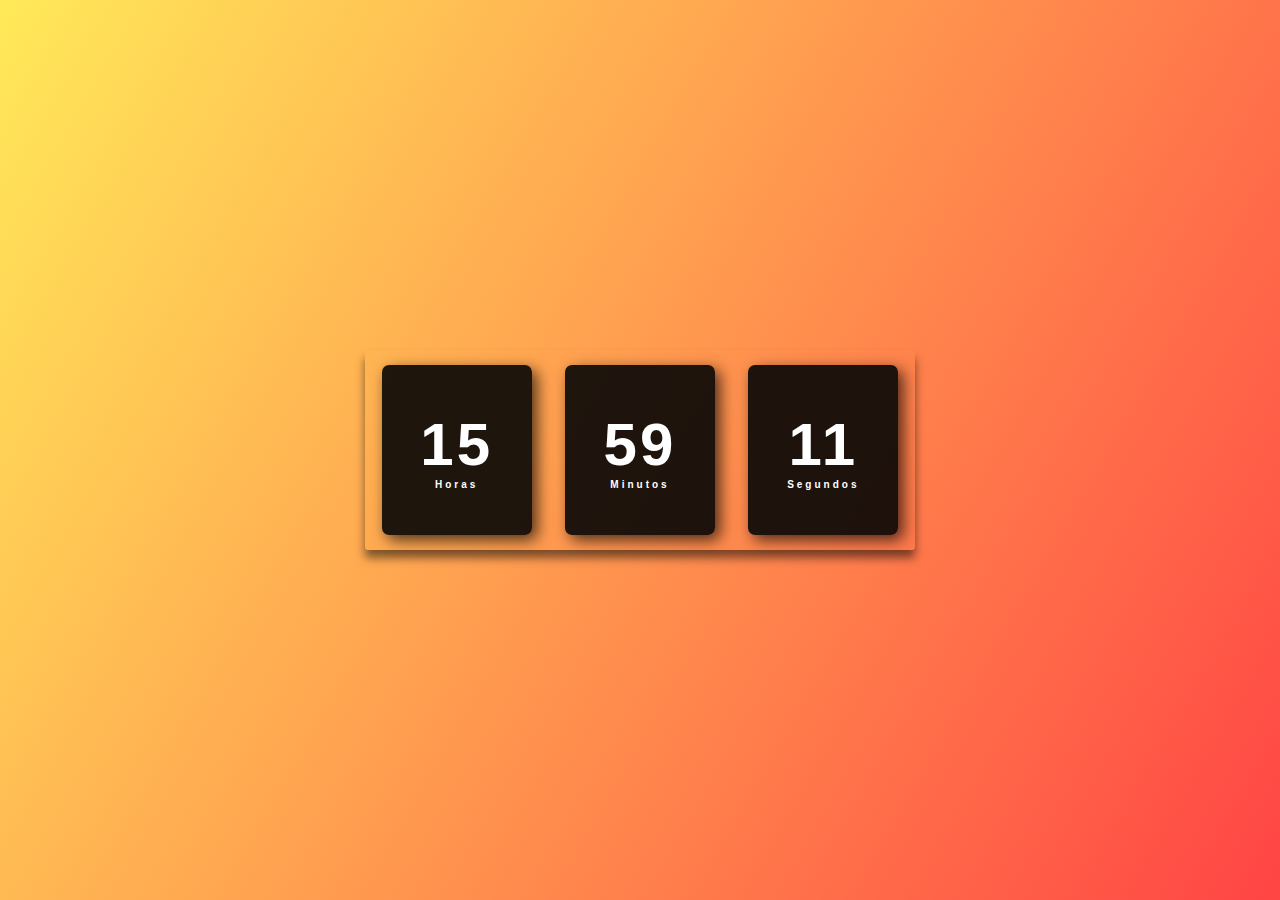
<file: Relogiodinamico/index.html>
<!DOCTYPE html>
<html lang="pt-br">
<head>
    <meta charset="UTF-8">
    <meta http-equiv="X-UA-Compatible" content="IE=edge">
    <meta name="viewport" content="width=device-width, initial-scale=1.0">
    <title>Horrio</title>
    <link rel="stylesheet" href="style.css">
</head>
<body>
    <div class="relogio">
        <div>
            <span id="horas">00</span>
            <span class="tempo">Horas</span>
        </div>
        <div>
            <span id="minutos">00</span>
            <span class="tempo"> Minutos</span>
        </div>
        <div>
            <span id="segundos">00</span>
            <span class="tempo">Segundos</span>
        </div>

    </div>
   <script src="script.js"></script> 
</body>
</html>
</file>
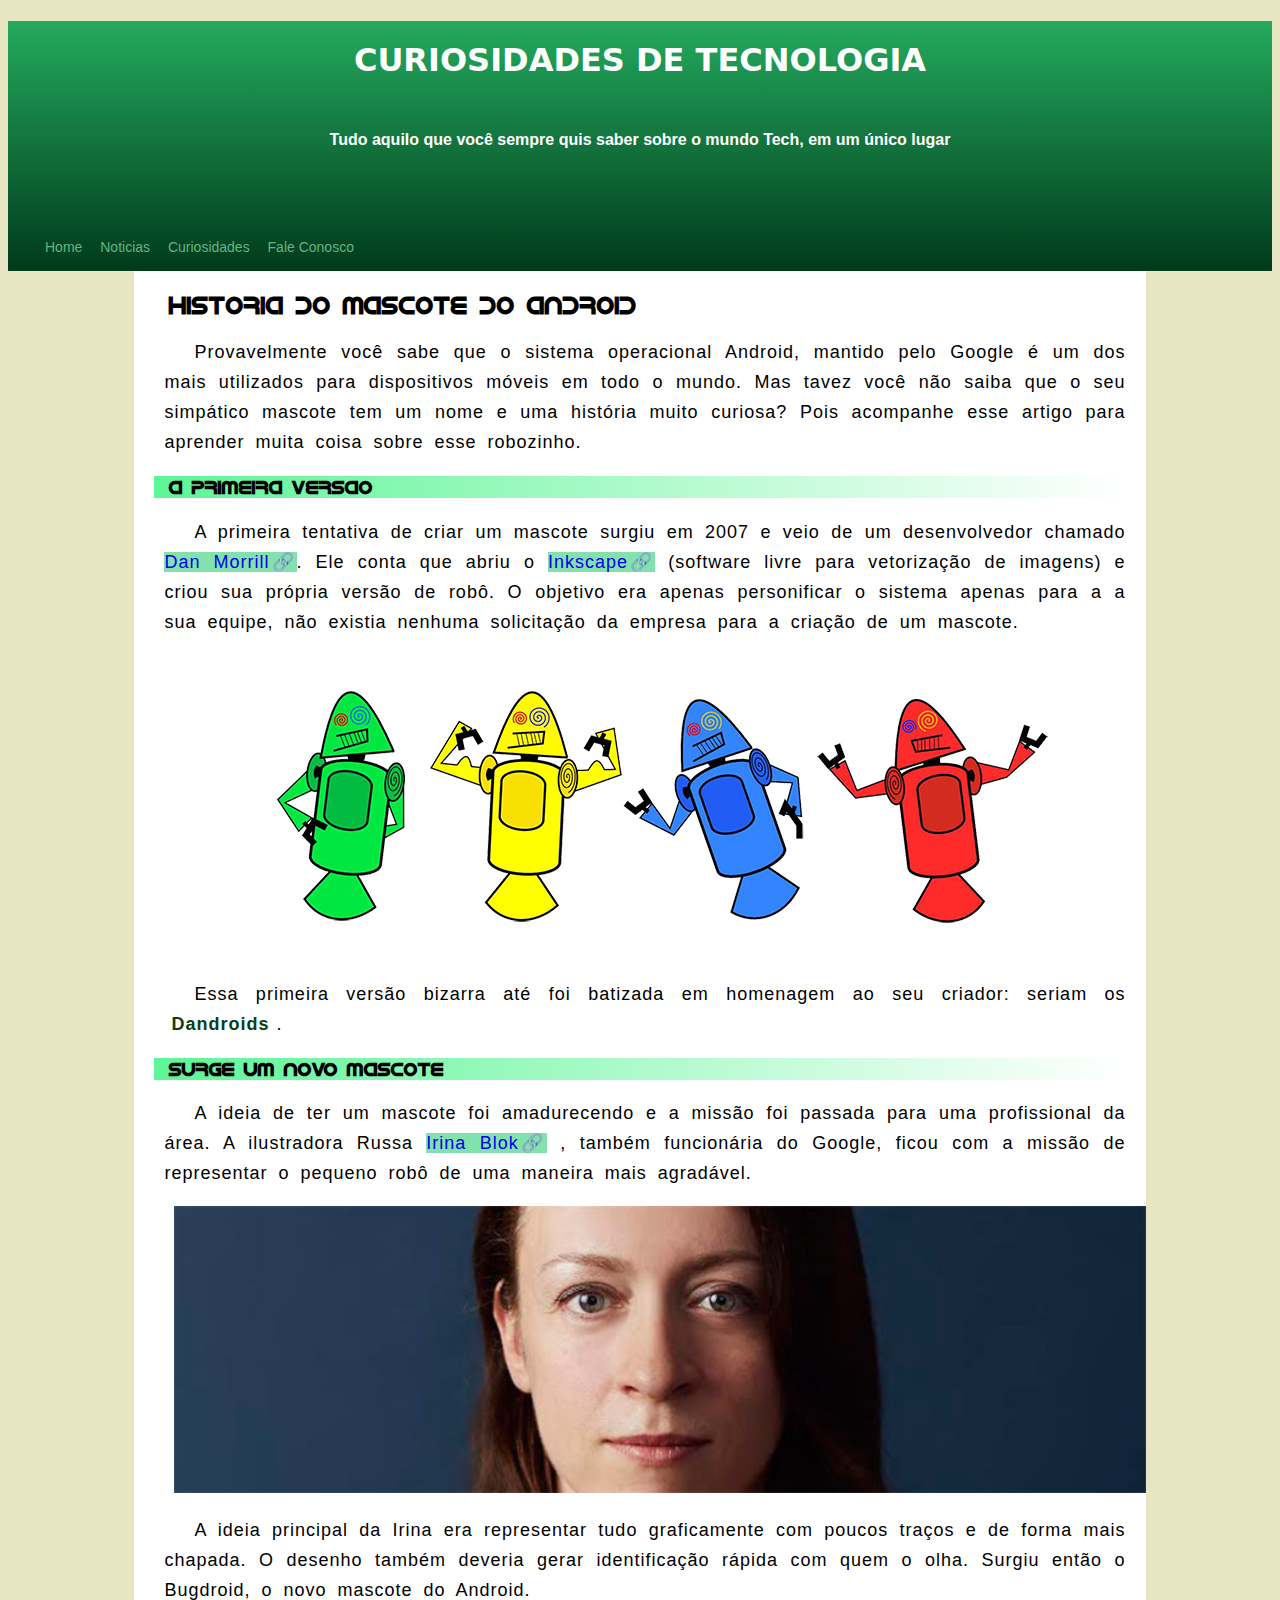
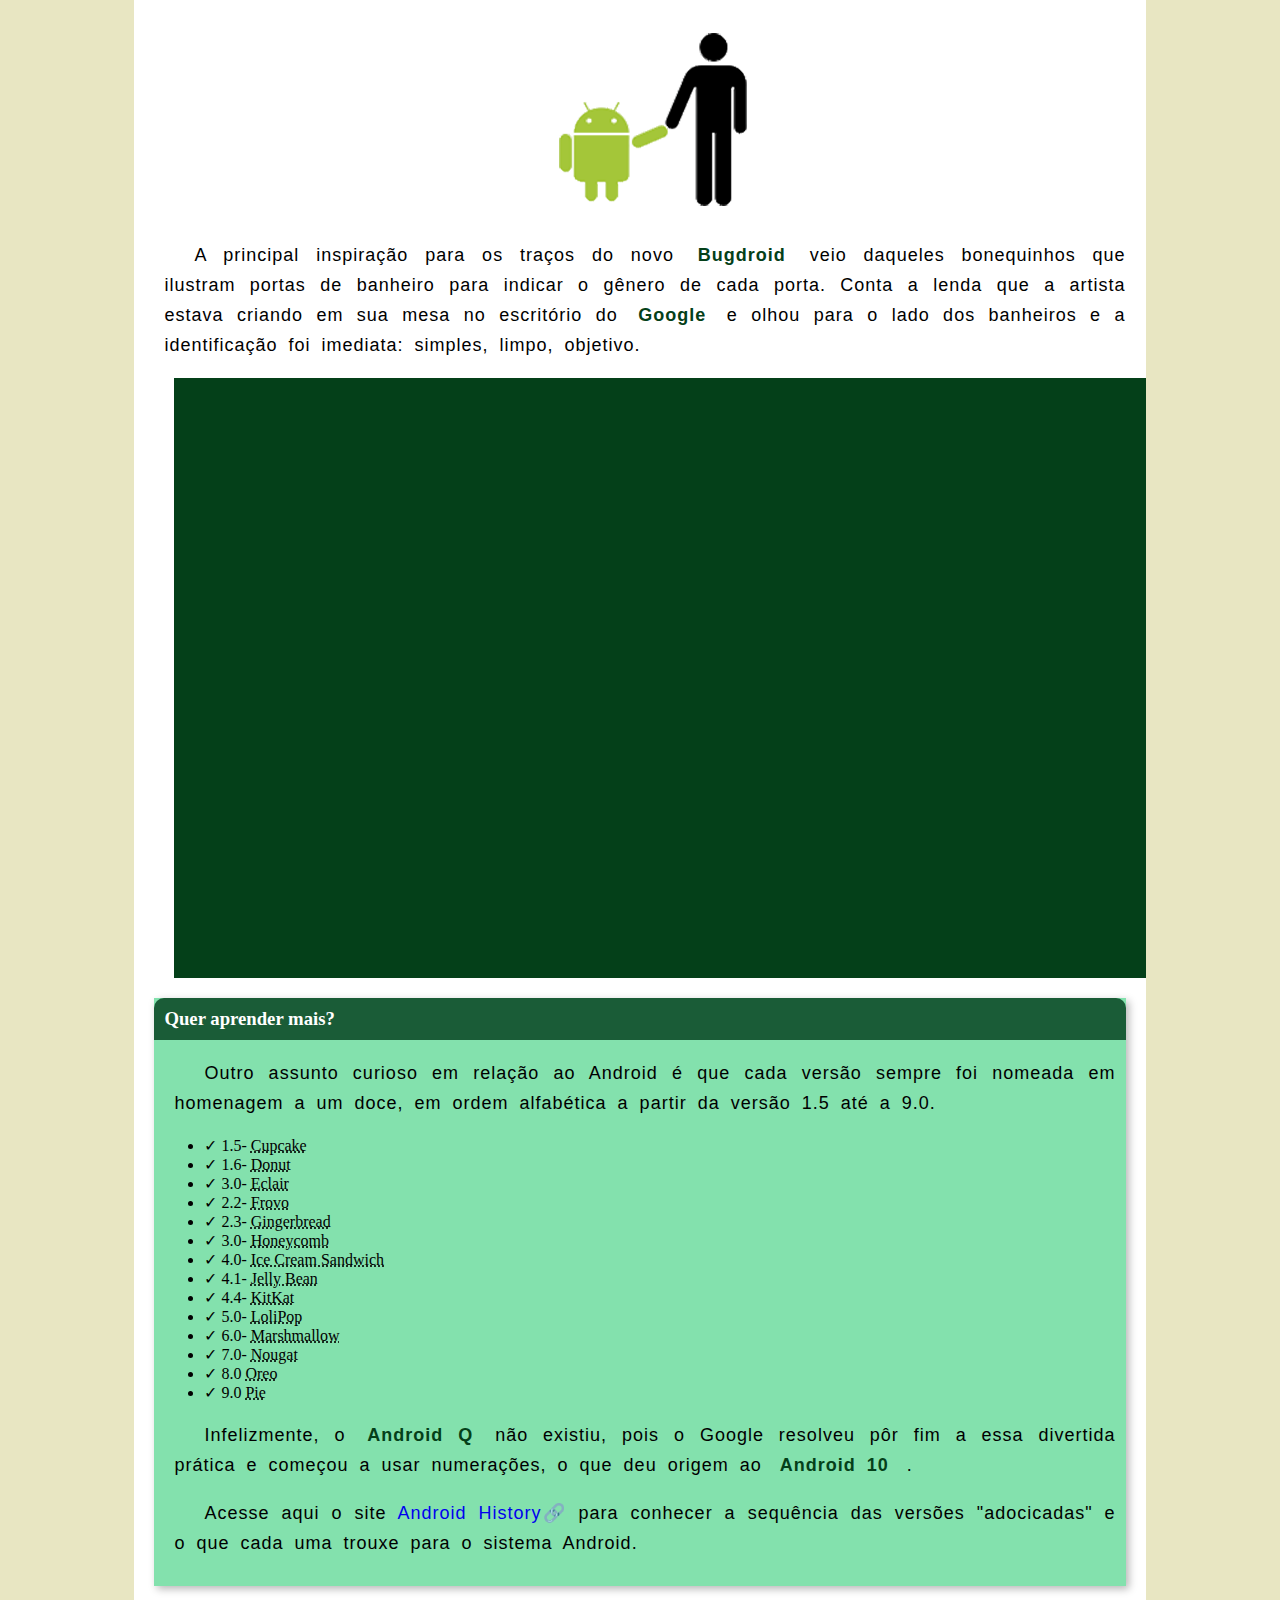
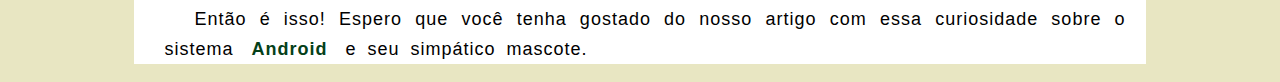
<file: site1/index.html>
<!DOCTYPE html>
<html lang="pt-br">
<head>
    <meta charset="UTF-8">
    <meta http-equiv="X-UA-Compatible" content="IE=edge">
    <meta name="viewport" content="width=device-width, initial-scale=1.0">
    <title>Document</title>
    <link rel="shortcut icon" href="site/imagens/favicon.ico" type="image/x-icon">
    <link rel="stylesheet" href="style.css">
</head>
<body>
    <header>
        <h1>CURIOSIDADES DE TECNOLOGIA</h1>
        <p id="header">Tudo aquilo que você sempre quis saber sobre o mundo Tech, em um único lugar</p>

        <nav>
            <p id="nav"><span id="nav1">Home</span> <span id="nav1">Noticias</span> <span id="nav1">Curiosidades</span> <span id="nav1">Fale Conosco</span></p> 
            
        </nav>

    </header>

    <main>
        <div>
            <h2>HISTORIA DO MASCOTE DO ANDROID</h2>
            <p id="main">Provavelmente você sabe que o sistema operacional Android, mantido pelo Google é um dos mais utilizados para dispositivos móveis em todo o mundo. Mas tavez você não saiba que o seu simpático mascote tem um nome e uma história muito curiosa? Pois acompanhe esse artigo para aprender muita coisa sobre esse robozinho.
            </p>
            <h3>A PRIMEIRA VERSAO</h3>
            <p id="main">A primeira tentativa de criar um mascote surgiu em 2007 e veio de um desenvolvedor chamado <a href="https://androidcommunity.com/dan-morrill-shows-us-the-android-mascot-that-almost-was-20130103/" target="_blank" rel="noopener noreferrer"> Dan Morrill🔗</a>. Ele conta que abriu o <a href="https://inkscape.org/pt-br/" target="_blank" rel="noopener noreferrer">Inkscape🔗</a>  (software livre para vetorização de imagens) e criou sua própria versão de robô. O objetivo era apenas personificar o sistema apenas para a a sua equipe, não existia nenhuma solicitação da empresa para a criação de um mascote.</p>
            <br>
            <div id="img"><img src="site/imagens/dan-droids.png" alt=""></div>
            <br>
            <p id="main">Essa primeira versão bizarra até foi batizada em homenagem ao seu criador: seriam os <span id="destaque">Dandroids</span>. </p>

            <h3>SURGE UM NOVO MASCOTE</h3>

            <p id="main">A ideia de ter um mascote foi amadurecendo e a missão foi passada para uma profissional da área. A ilustradora Russa <a href="https://www.irinablok.com/android" target="_blank" rel="noopener noreferrer">Irina Blok🔗</a> , também funcionária do Google, ficou com a missão de representar o pequeno robô de uma maneira mais agradável.</p>

            <div id="img"><img src="site/imagens/irina-blok.jpg" alt="" id="irina"></div>

            <p id="main">A ideia principal da Irina era representar tudo graficamente com poucos traços e de forma mais chapada. O desenho também deveria gerar identificação rápida com quem o olha. Surgiu então o Bugdroid, o novo mascote do Android.
            </p>

            <div id="img"><img src="site/imagens/bugdroid.png" alt=""></div>

            <p id="main">A principal inspiração para os traços do novo <span id="destaque">Bugdroid</span>  veio daqueles bonequinhos que ilustram portas de banheiro para indicar o gênero de cada porta. Conta a lenda que a artista estava criando em sua mesa no escritório do <span id="destaque">Google</span>  e olhou para o lado dos banheiros e a identificação foi imediata: simples, limpo, objetivo.</p>

            <div id="video">
                <iframe width="1000" height="500" src="https://www.youtube.com/embed/l2UDgpLz20M" title="YouTube video player" frameborder="0" allow="accelerometer; autoplay; clipboard-write; encrypted-media; gyroscope; picture-in-picture; web-share" allowfullscreen></iframe>
            </div>

            <aside>
                <h4>Quer aprender mais?</h4>

                <p id="main">Outro assunto curioso em relação ao Android é que cada versão sempre foi nomeada em homenagem a um doce, em ordem alfabética a partir da versão 1.5 até a 9.0.</p>

                <ul>
                    <li>
                        ✓
                        1.5- 
                        <abbr title="Bolo de copo">Cupcake</abbr>
                    </li>

                    <li>
                        ✓
                        1.6- 
                        <abbr title="Rosquinha">Donut</abbr>
                    </li>

                    <li>
                        ✓
                        3.0- 
                        <abbr title="Bomba">Eclair</abbr>
                    </li>

                    <li>
                        ✓
                        2.2- 
                        <abbr title="Iogurte Congelado">Frovo</abbr>
                    </li>

                    <li>
                        ✓
                        2.3- 
                        <abbr title="Biscoite de Gengbire">Gingerbread</abbr>
                    </li>
                    <li>
                        ✓
                        3.0- 
                        <abbr title="Favo de mel">Honeycomb</abbr>
                    </li>
                    <li>
                        ✓
                        4.0- 
                        <abbr title="Sanduiche de Sorvete">Ice Cream Sandwich</abbr>
                    </li>

                    <li>
                        ✓
                        4.1- 
                        <abbr title="Jujuba">Jelly Bean</abbr>
                    </li>

                    <li>
                        ✓
                        4.4- 
                        <abbr title="KitKat">KitKat</abbr>
                    </li>

                    <li>
                        ✓
                        5.0- 
                        <abbr title="Pirulito">LoliPop</abbr>
                    </li>

                    <li>
                        ✓
                        6.0- 
                        <abbr title="Marshmallow">Marshmallow</abbr>
                    </li>

                    <li>
                        ✓
                        7.0- 
                        <abbr title="Torrone">Nougat</abbr>
                    </li>

                    <li>
                        ✓
                        8.0
                        <abbr title="Oreo">Oreo</abbr>
                    </li>

                    <li>
                        ✓
                        9.0
                        <abbr title="Torta">Pie</abbr>
                    </li>
                    
                </ul>

                <p id="main">
                    Infelizmente, o <span id="destaque">Android Q</span>  não existiu, pois o Google resolveu pôr fim a essa divertida prática e começou a usar numerações, o que deu origem ao <span id="destaque">Android 10</span> .
                </p>

                <p id="main">
                    Acesse aqui o site <a href="https://www.android.com/intl/en_uk/history/#/donut" target="_blank" rel="noopener noreferrer">Android History🔗 </a> para conhecer a sequência das versões "adocicadas" e o que cada uma trouxe para o sistema Android.

                </p>

            </aside>

            <p id="main">Então é isso! Espero que você tenha gostado do nosso artigo com essa curiosidade sobre o sistema <span id="destaque">Android </span> e seu simpático mascote.</p>

        </div>

    </main>
    
</body>
</html>
</file>
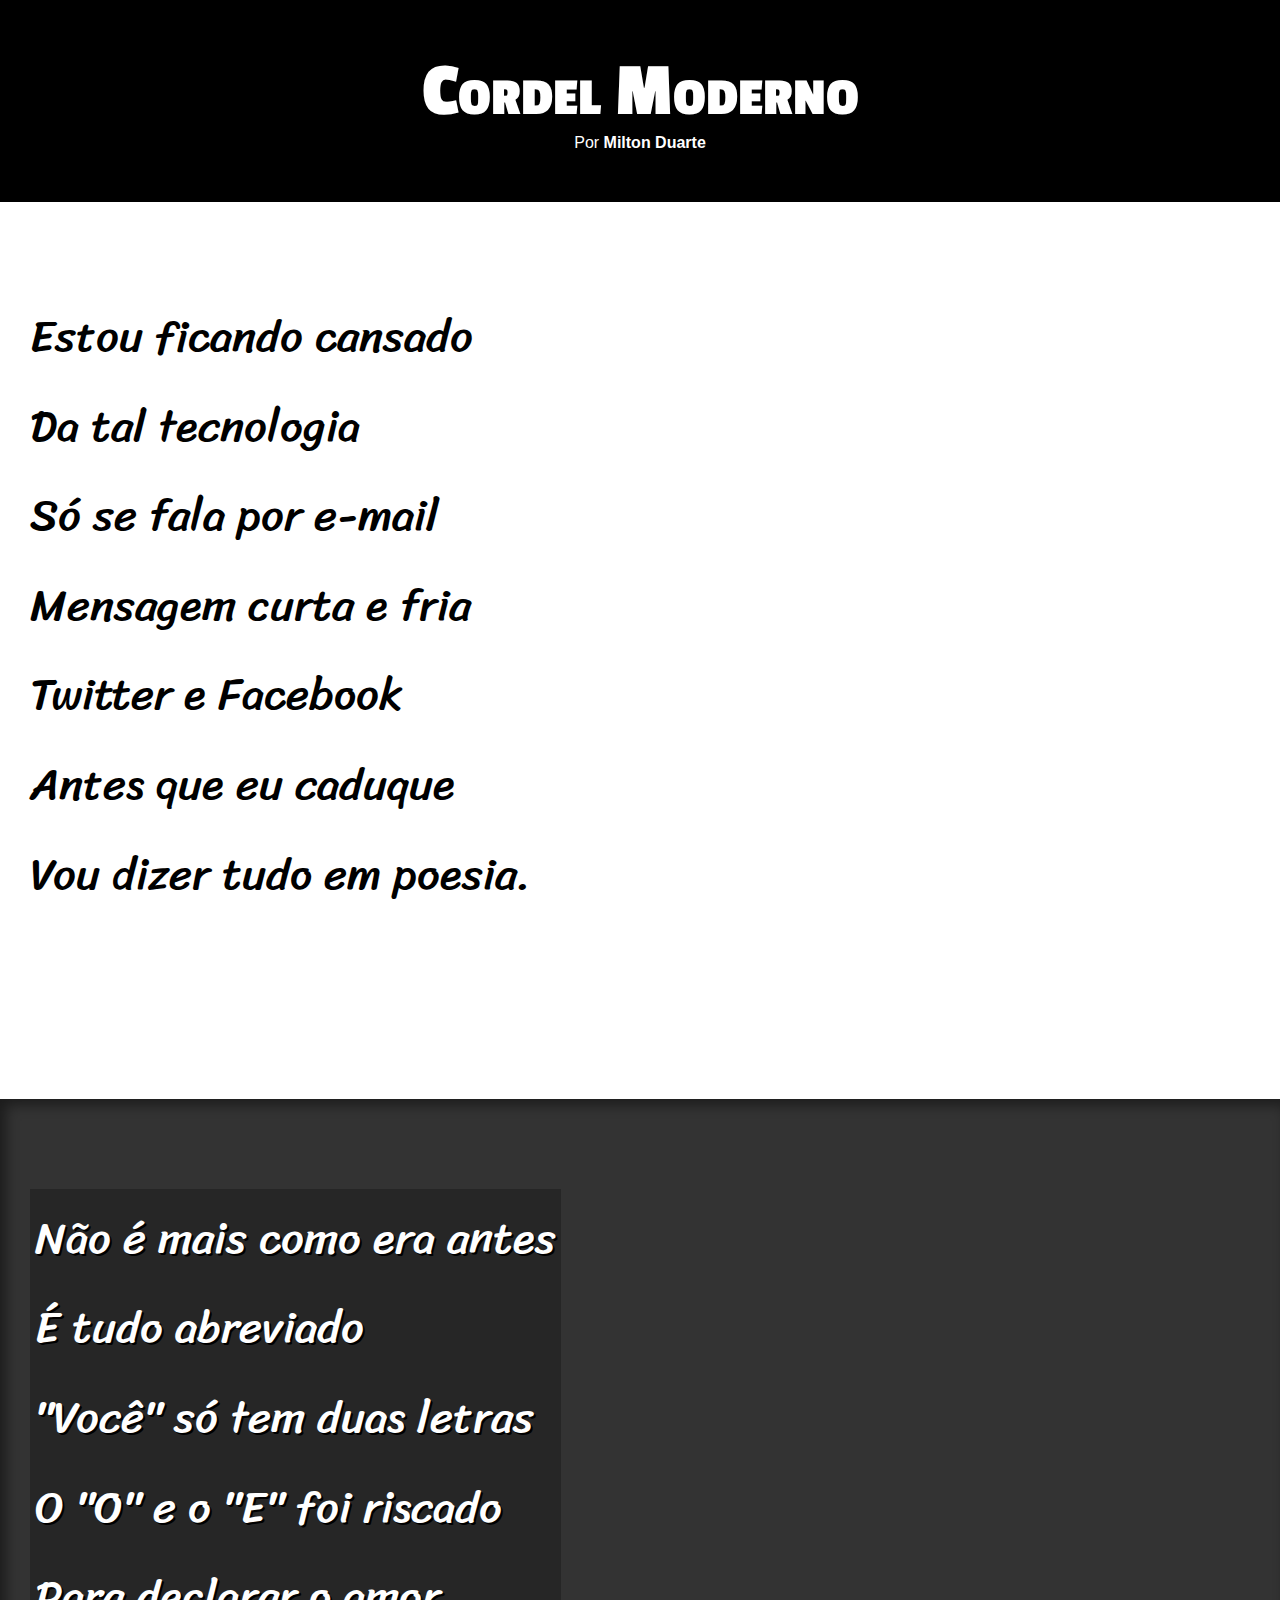
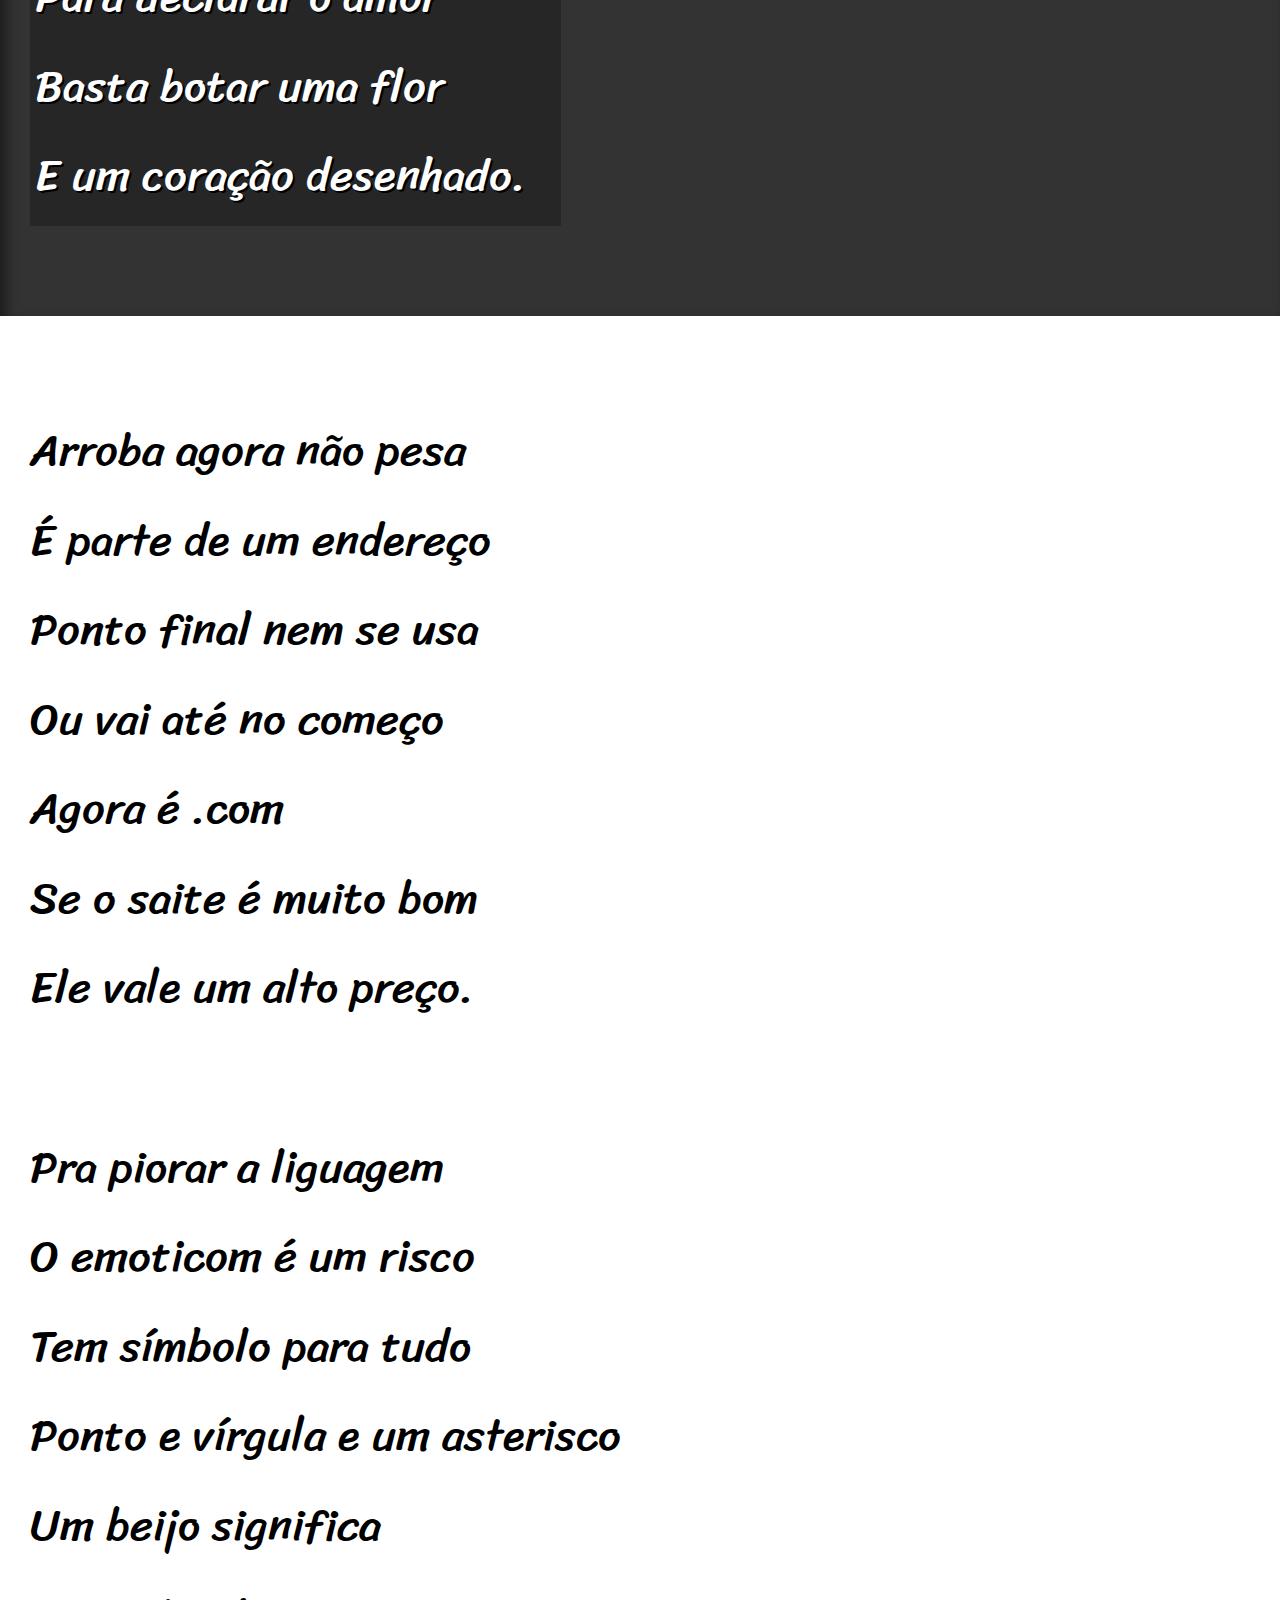
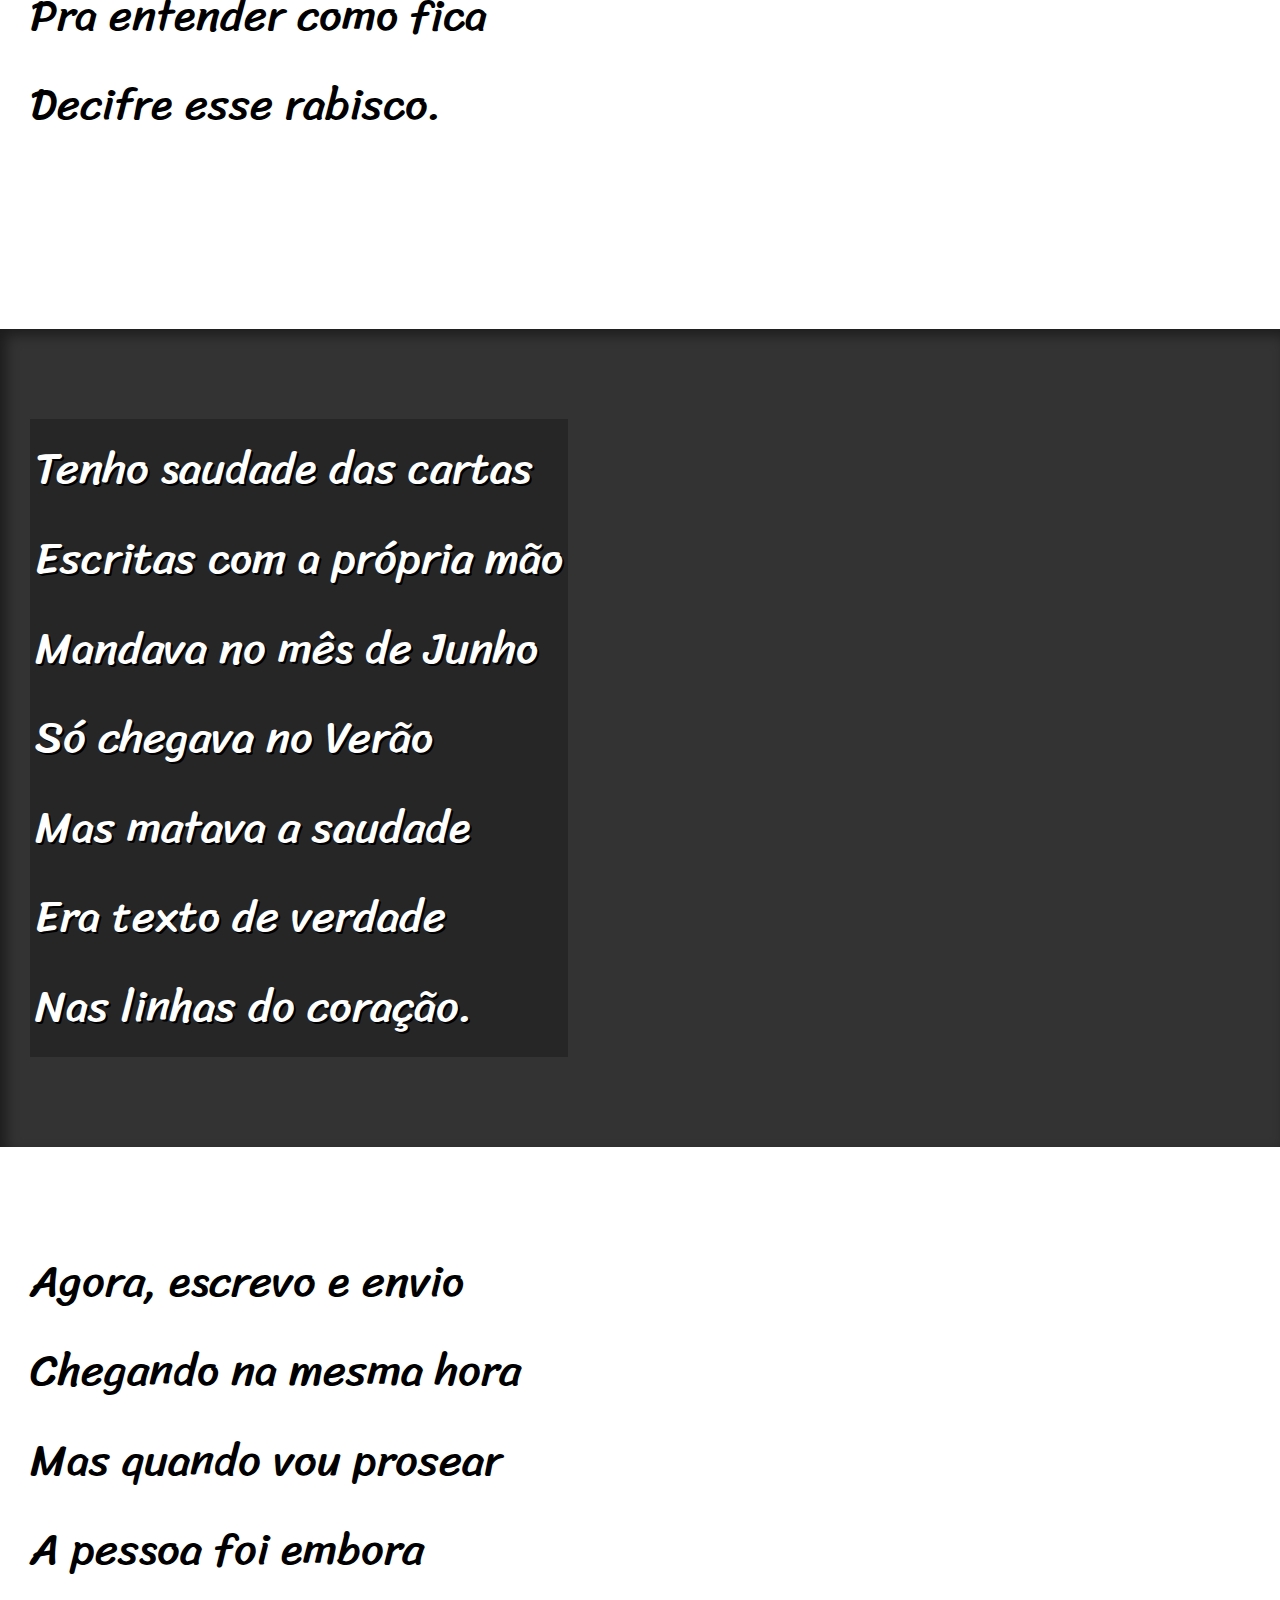
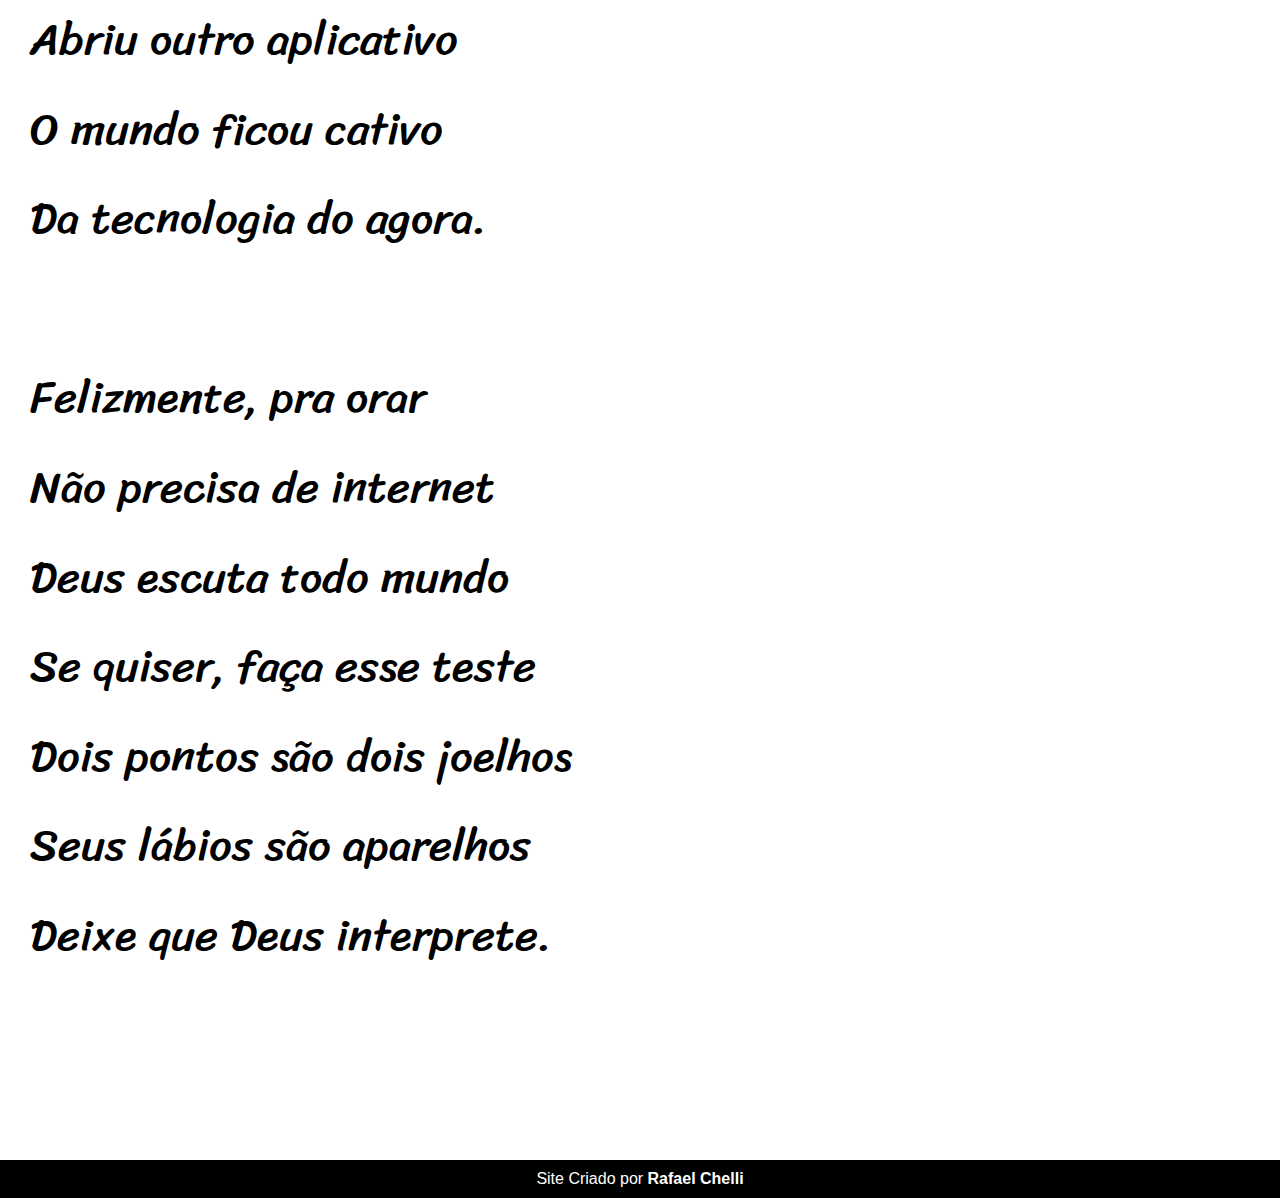
<file: site2/index.html>
<!DOCTYPE html>
<html lang="pt-br">
<head>
    <meta charset="UTF-8">
    <meta http-equiv="X-UA-Compatible" content="IE=edge">
    <meta name="viewport" content="width=device-width, initial-scale=1.0">
    <title>Cordel Moderno</title>
    <link rel="stylesheet" href="style.css">
</head>
<body>

    <header>
        <h1>Cordel Moderno</h1>
        <p>Por <a href="https://www.recantodasletras.com.br/poesias/3186743" target="_blank" >Milton Duarte</a></p>
        
    </header>

    <section class="normal">

        <p>
            Estou ficando cansado <br>
            Da tal tecnologia <br>
            Só se fala por e-mail <br>
            Mensagem curta e fria <br>
            Twitter e Facebook <br>
            Antes que eu caduque <br>
            Vou dizer tudo em poesia.
        </p>

    </section>

    

    <section class="imagem" id="img01">

        <p>
            Não é mais como era antes <br>
            É tudo abreviado <br>
            "Você" só tem duas letras <br>
            O "O" e o "E" foi riscado <br>
            Para declarar o amor <br>
            Basta botar uma flor <br>
            E um coração desenhado.
        </p> 

    </section>

    

    <section class="normal">
        
            <p>
                Arroba agora não pesa <br>
                É parte de um endereço <br>
                Ponto final nem se usa <br>
                Ou vai até no começo <br>
                Agora é .com <br>
                Se o saite é muito bom <br>
                Ele vale um alto preço. <br>
            </p> 
        
        
            <p>
                Pra piorar a liguagem <br>
                O emoticom é um risco <br>
                Tem símbolo para tudo <br>
                Ponto e vírgula e um asterisco <br>
                Um beijo significa <br>
                Pra entender como fica <br>
                Decifre esse rabisco.
            </p>

    </section>
    

    

    <section class="imagem" id="img02">

        <p>
            Tenho saudade das cartas <br>
            Escritas com a própria mão <br>
            Mandava no mês de Junho <br>
            Só chegava no Verão <br>
            Mas matava a saudade <br>
            Era texto de verdade <br>
            Nas linhas do coração.
        </p>

    </section>

    

    <section class="normal">

        <p>
            Agora, escrevo e envio <br>
            Chegando na mesma hora <br>
            Mas quando vou prosear <br>
            A pessoa foi embora <br>
            Abriu outro aplicativo <br>
            O mundo ficou cativo <br>
            Da tecnologia do agora. <br>
        </p>
    
        <p>
            Felizmente, pra orar <br>
            Não precisa de internet <br>
            Deus escuta todo mundo <br>
            Se quiser, faça esse teste <br>
            Dois pontos são dois joelhos <br>
            Seus lábios são aparelhos <br>
            Deixe que Deus interprete.
        </p>

    </section>






    <footer>
        <p>Site Criado por <a href="https://www.instagram.com/rafaschelli/?next=%2F" target="_blank" rel="noopener noreferrer">Rafael Chelli</a></p>
    </footer>







    
</body>
</html>
</file>
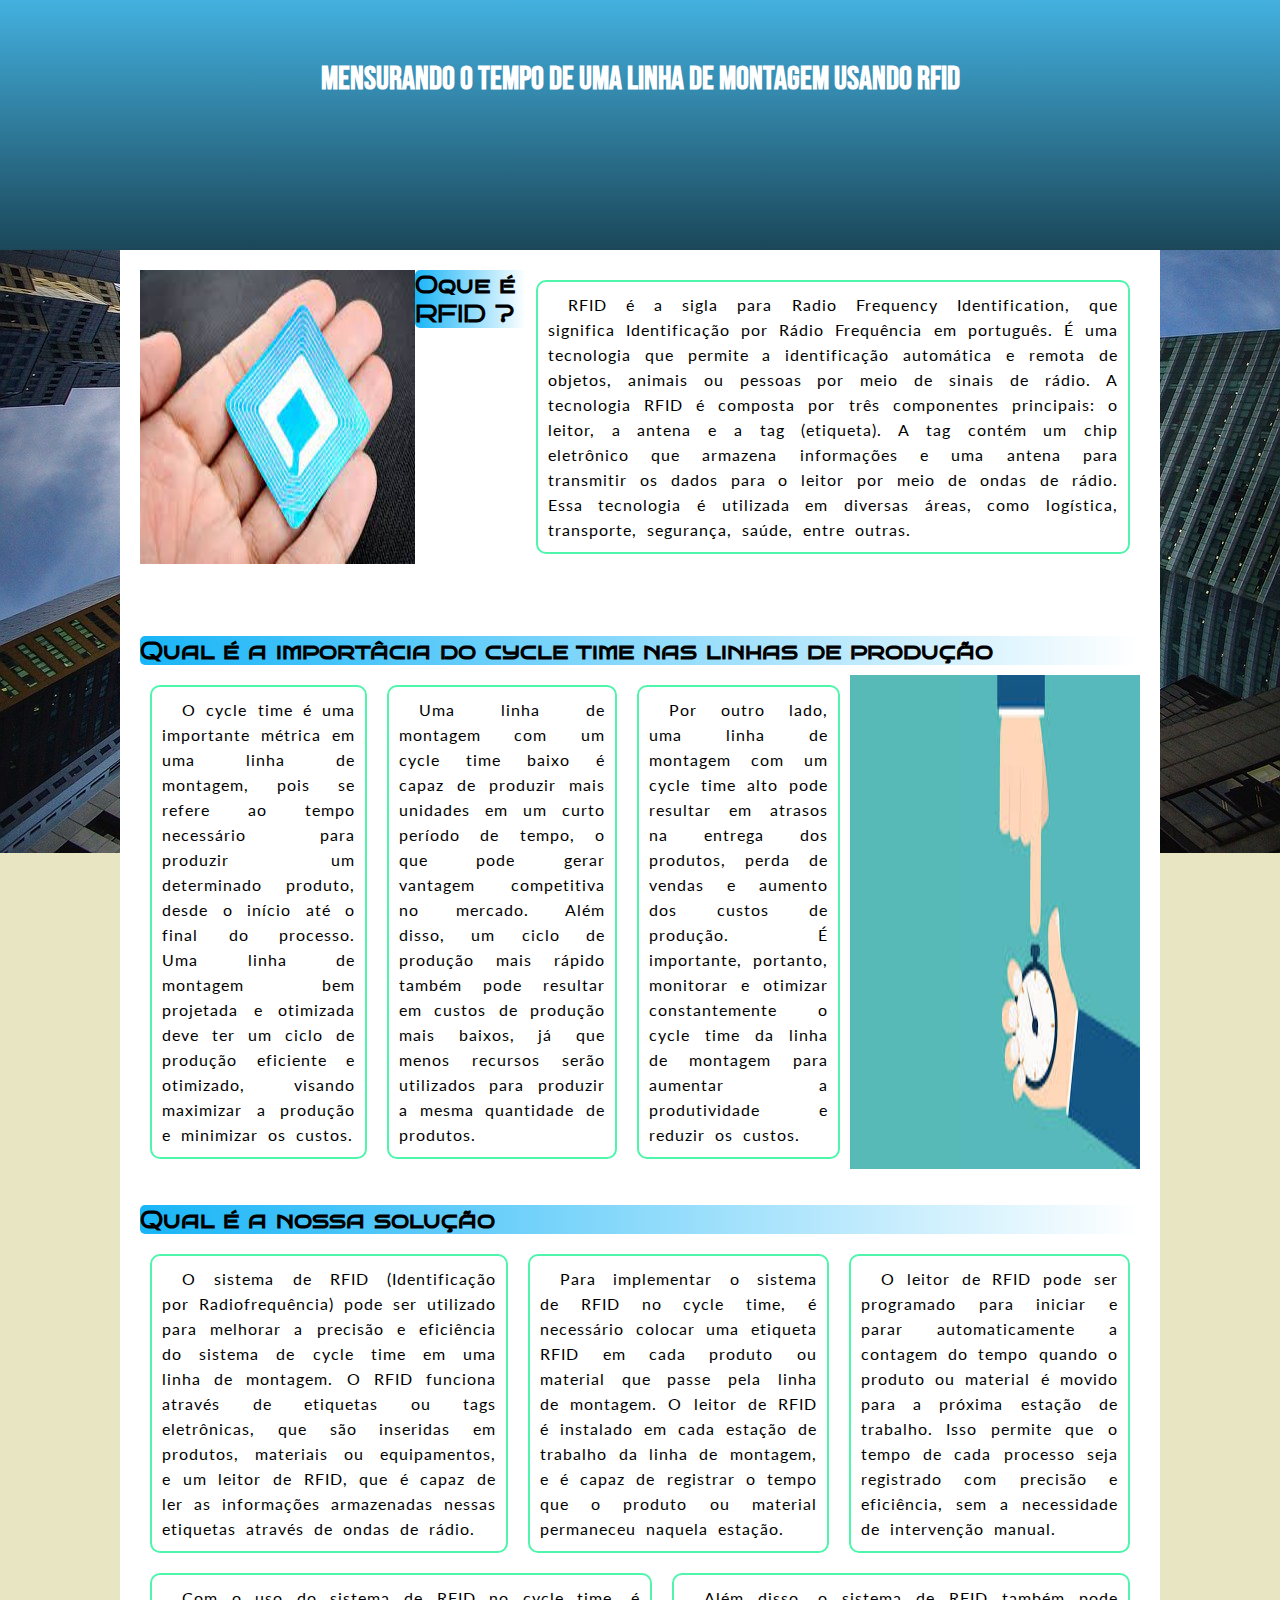
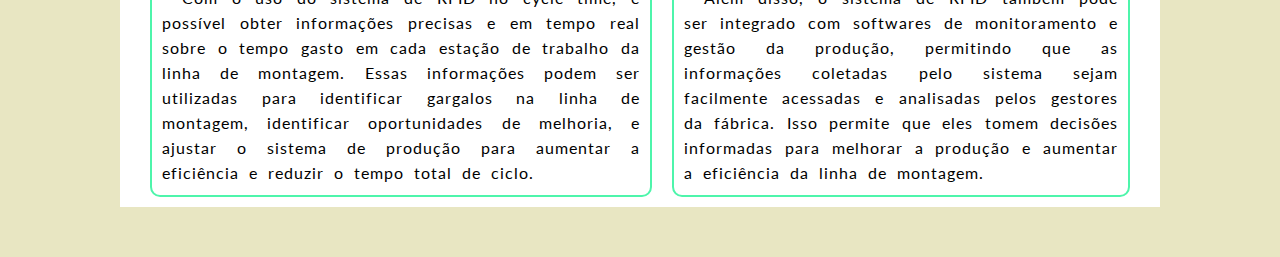
<file: siteHP/index.html>
<!DOCTYPE html>
<html lang="en">
<head>
    <meta charset="UTF-8">
    <meta http-equiv="X-UA-Compatible" content="IE=edge">
    <meta name="viewport" content="width=device-width, initial-scale=1.0">
    <title>Trabalho sobre RFID</title>
    <link rel="shortcut icon" href="Imagens/favicon.ico" type="image/x-icon">
    <link rel="stylesheet" href="style.css">
    
</head>
<body>
    <header>

        <h1>Mensurando o tempo de uma linha de montagem usando RFID</h1>

    </header>

    <main>
        <div class="conteiner">
            <img src="Imagens/RFID.jpg" alt="" >
            <h2 id="fade-r">Oque é RFID ?</h2>
            <p id="p">RFID é a sigla para Radio Frequency Identification, que significa Identificação por Rádio Frequência em português. É uma tecnologia que permite a identificação automática e remota de objetos, animais ou pessoas por meio de sinais de rádio. A tecnologia RFID é composta por três componentes principais: o leitor, a antena e a tag (etiqueta). A tag contém um chip eletrônico que armazena informações e uma antena para transmitir os dados para o leitor por meio de ondas de rádio. Essa tecnologia é utilizada em diversas áreas, como logística, transporte, segurança, saúde, entre outras.</p>
        </div>

        <br>
        <br>
        <br>
        <br>
        
        <h2>
            Qual é a importâcia do cycle time nas linhas de produção 
        </h2>

        <div class="conteiner">
            <p id="p">
                O cycle time é uma importante métrica em uma linha de montagem, pois se refere ao tempo necessário para produzir um determinado produto, desde o início até o final do processo. Uma linha de montagem bem projetada e otimizada deve ter um ciclo de produção eficiente e otimizado, visando maximizar a produção e minimizar os custos.</p>
                <br>
                <br>
            
            <p id="p">Uma linha de montagem com um cycle time baixo é capaz de produzir mais unidades em um curto período de tempo, o que pode gerar vantagem competitiva no mercado. Além disso, um ciclo de produção mais rápido também pode resultar em custos de produção mais baixos, já que menos recursos serão utilizados para produzir a mesma quantidade de produtos.</p>
            <br>
            <br>
            
            <p id="p">Por outro lado, uma linha de montagem com um cycle time alto pode resultar em atrasos na entrega dos produtos, perda de vendas e aumento dos custos de produção. É importante, portanto, monitorar e otimizar constantemente o cycle time da linha de montagem para aumentar a produtividade e reduzir os custos.</p>

            <img src="Imagens/cycle time.jpg" alt="">
        </div>

        <br>
        <br>


        <h2>Qual é a nossa solução</h2>



        <div class="conteiner">
            <p id="p">O sistema de RFID (Identificação por Radiofrequência) pode ser utilizado para melhorar a precisão e eficiência do sistema de cycle time em uma linha de montagem. O RFID funciona através de etiquetas ou tags eletrônicas, que são inseridas em produtos, materiais ou equipamentos, e um leitor de RFID, que é capaz de ler as informações armazenadas nessas etiquetas através de ondas de rádio.
            </p>

            <p id="p">Para implementar o sistema de RFID no cycle time, é necessário colocar uma etiqueta RFID em cada produto ou material que passe pela linha de montagem. O leitor de RFID é instalado em cada estação de trabalho da linha de montagem, e é capaz de registrar o tempo que o produto ou material permaneceu naquela estação.</p>

            <p id="p">O leitor de RFID pode ser programado para iniciar e parar automaticamente a contagem do tempo quando o produto ou material é movido para a próxima estação de trabalho. Isso permite que o tempo de cada processo seja registrado com precisão e eficiência, sem a necessidade de intervenção manual.</p>
        </div>

        <div class="conteiner">

            <p id="p">Com o uso do sistema de RFID no cycle time, é possível obter informações precisas e em tempo real sobre o tempo gasto em cada estação de trabalho da linha de montagem. Essas informações podem ser utilizadas para identificar gargalos na linha de montagem, identificar oportunidades de melhoria, e ajustar o sistema de produção para aumentar a eficiência e reduzir o tempo total de ciclo.
            </p>

            <p id="p">Além disso, o sistema de RFID também pode ser integrado com softwares de monitoramento e gestão da produção, permitindo que as informações coletadas pelo sistema sejam facilmente acessadas e analisadas pelos gestores da fábrica. Isso permite que eles tomem decisões informadas para melhorar a produção e aumentar a eficiência da linha de montagem.
            </p>

        </div>


           
        




    </main>













    
</body>
</html>
</file>
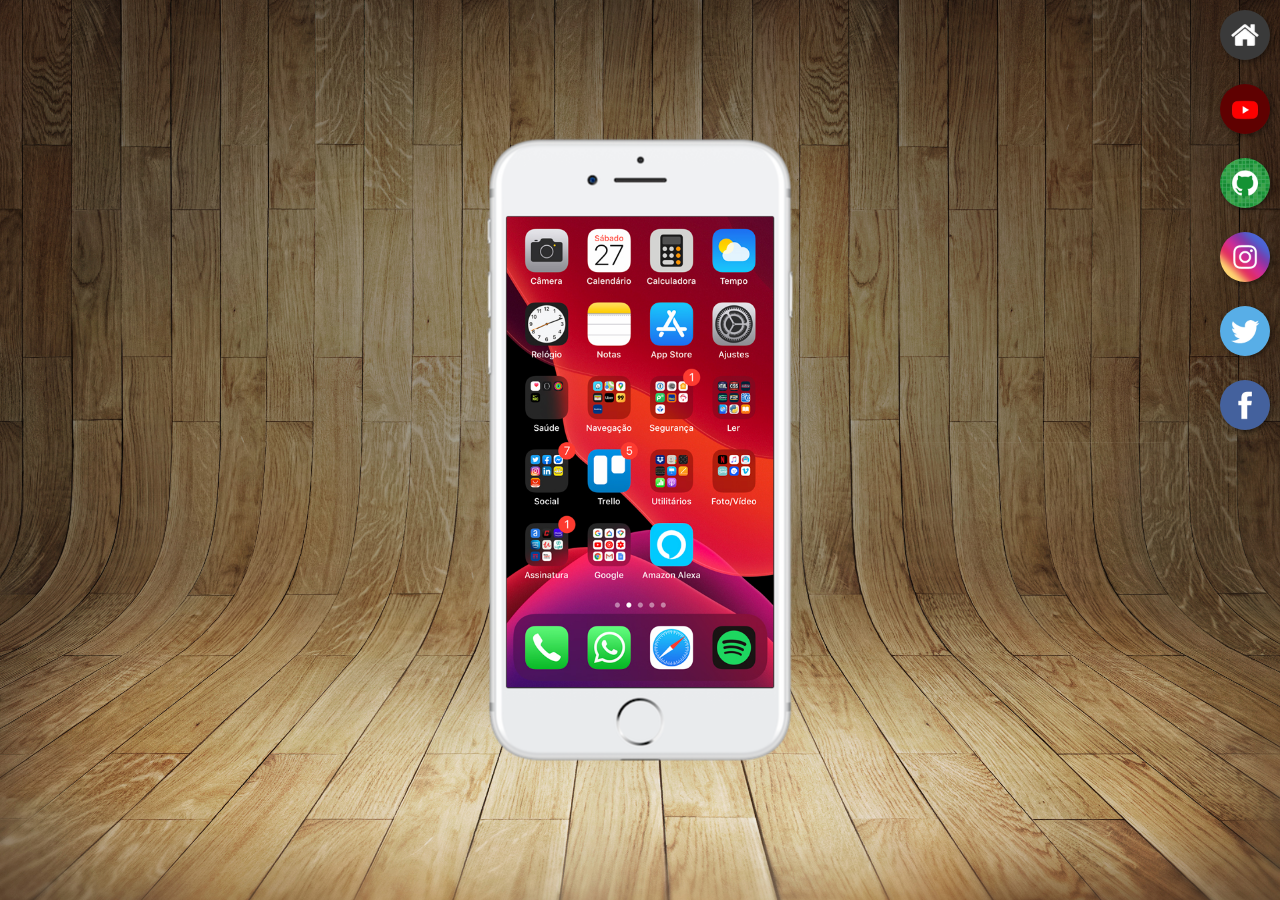
<file: siteSociais/index.html>
<!DOCTYPE html>
<html lang="en">
<head>
    <meta charset="UTF-8">
    <meta http-equiv="X-UA-Compatible" content="IE=edge">
    <meta name="viewport" content="width=device-width, initial-scale=1.0">
    <title>Projeto Redes Sociais</title>
    <link rel="stylesheet" href="style.css">
    <link rel="shortcut icon" href="pacote-d013/favicon.ico" type="image/x-icon">
</head>
<body>
    <main>
        <section id="telefone">
            <iframe src="home.html" name="tela" frameborder="0" id="tela">

            </iframe>

        </section>

        <section id="redes-sociais">
            <a href="home.html" target="tela"> <img src="pacote-d013/imagens/logo-home.jpg" alt=""></a><br>
            <a href="youtube.html" target="tela"><img src="pacote-d013/imagens/logo-youtube.jpg" alt=""></a><br>
            <a href="github.html" target="tela"><img src="pacote-d013/imagens/logo-github.jpg" alt=""></a><br>
            <a href="insta.html" target="tela"><img src="pacote-d013/imagens/logo-instagram.jpg" alt=""></a><br>
            <a href="twiter.html" target="tela"><img src="pacote-d013/imagens/logo-twitter.jpg" alt=""></a><br>
            <a href="facebook.html" target="tela"><img src="pacote-d013/imagens/logo-facebook.jpg" alt=""></a>

        </section>
    </main>
    
</body>
</html>
</file>
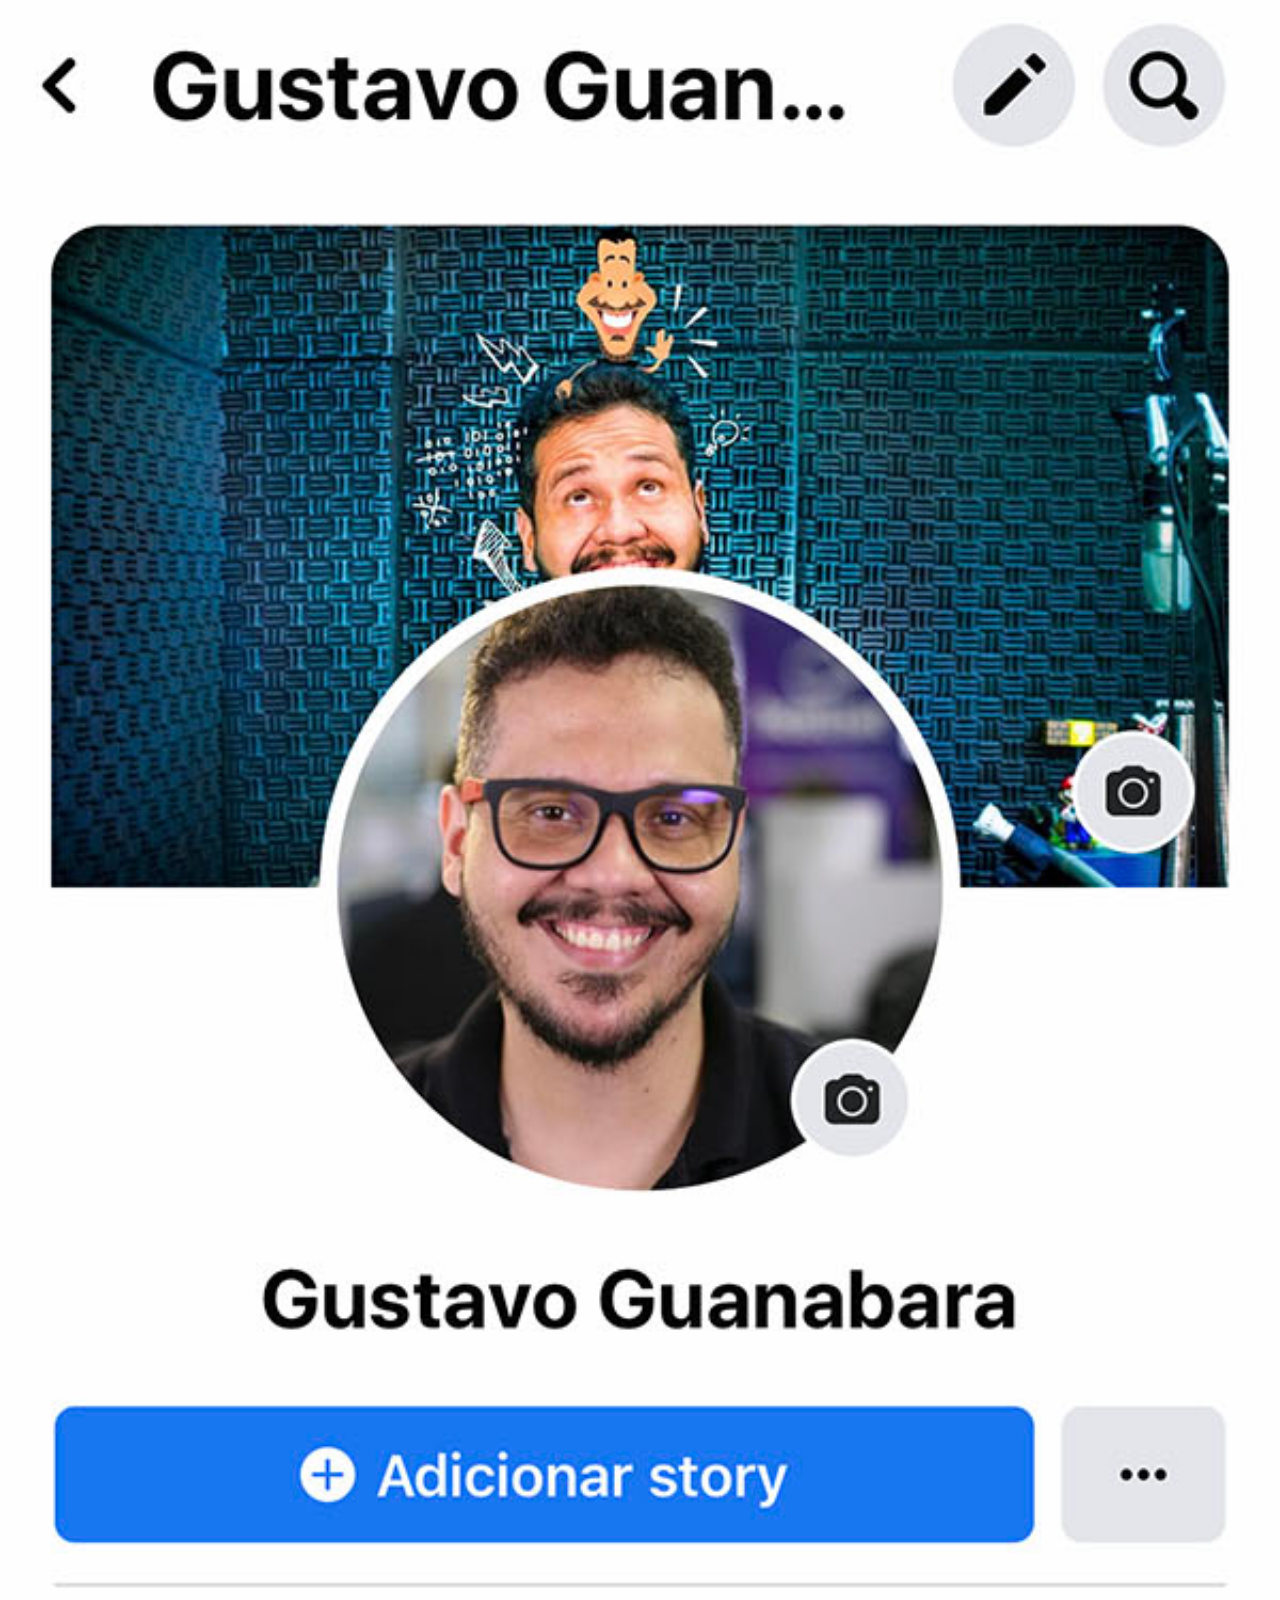
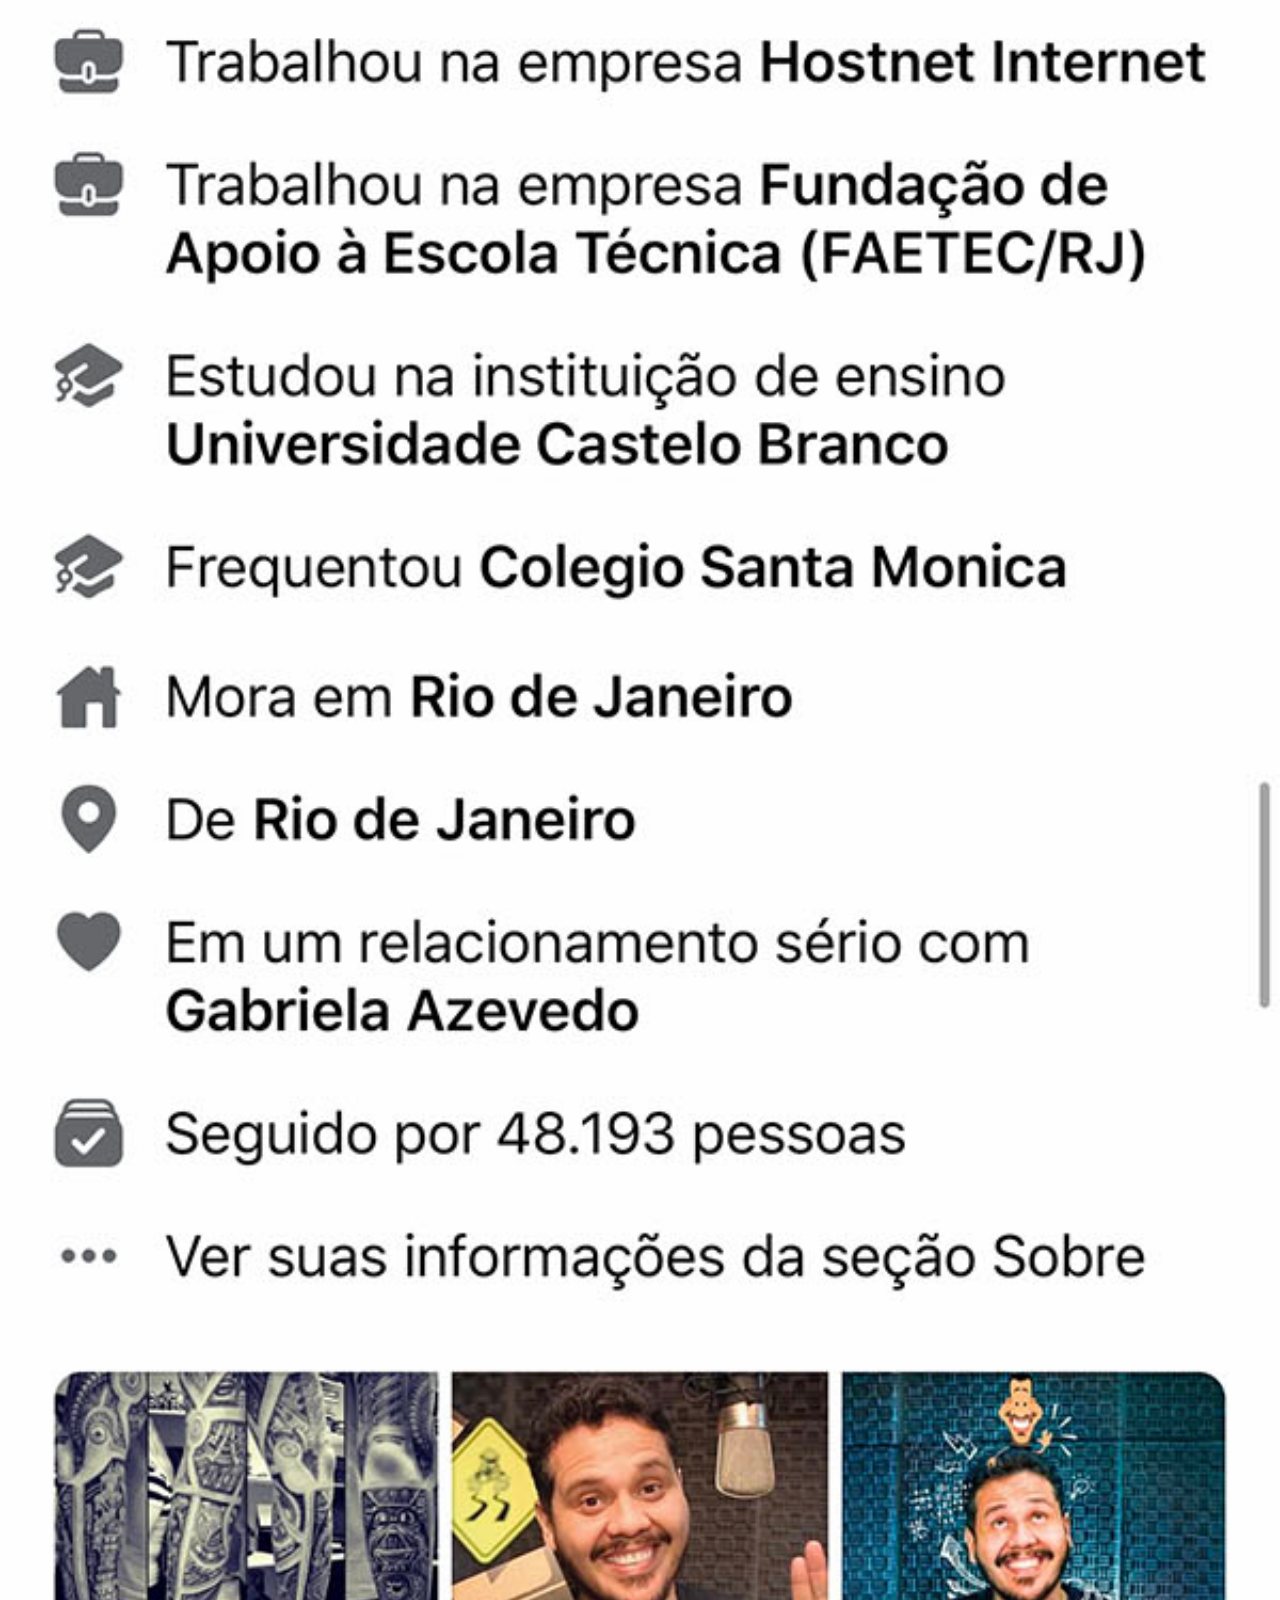
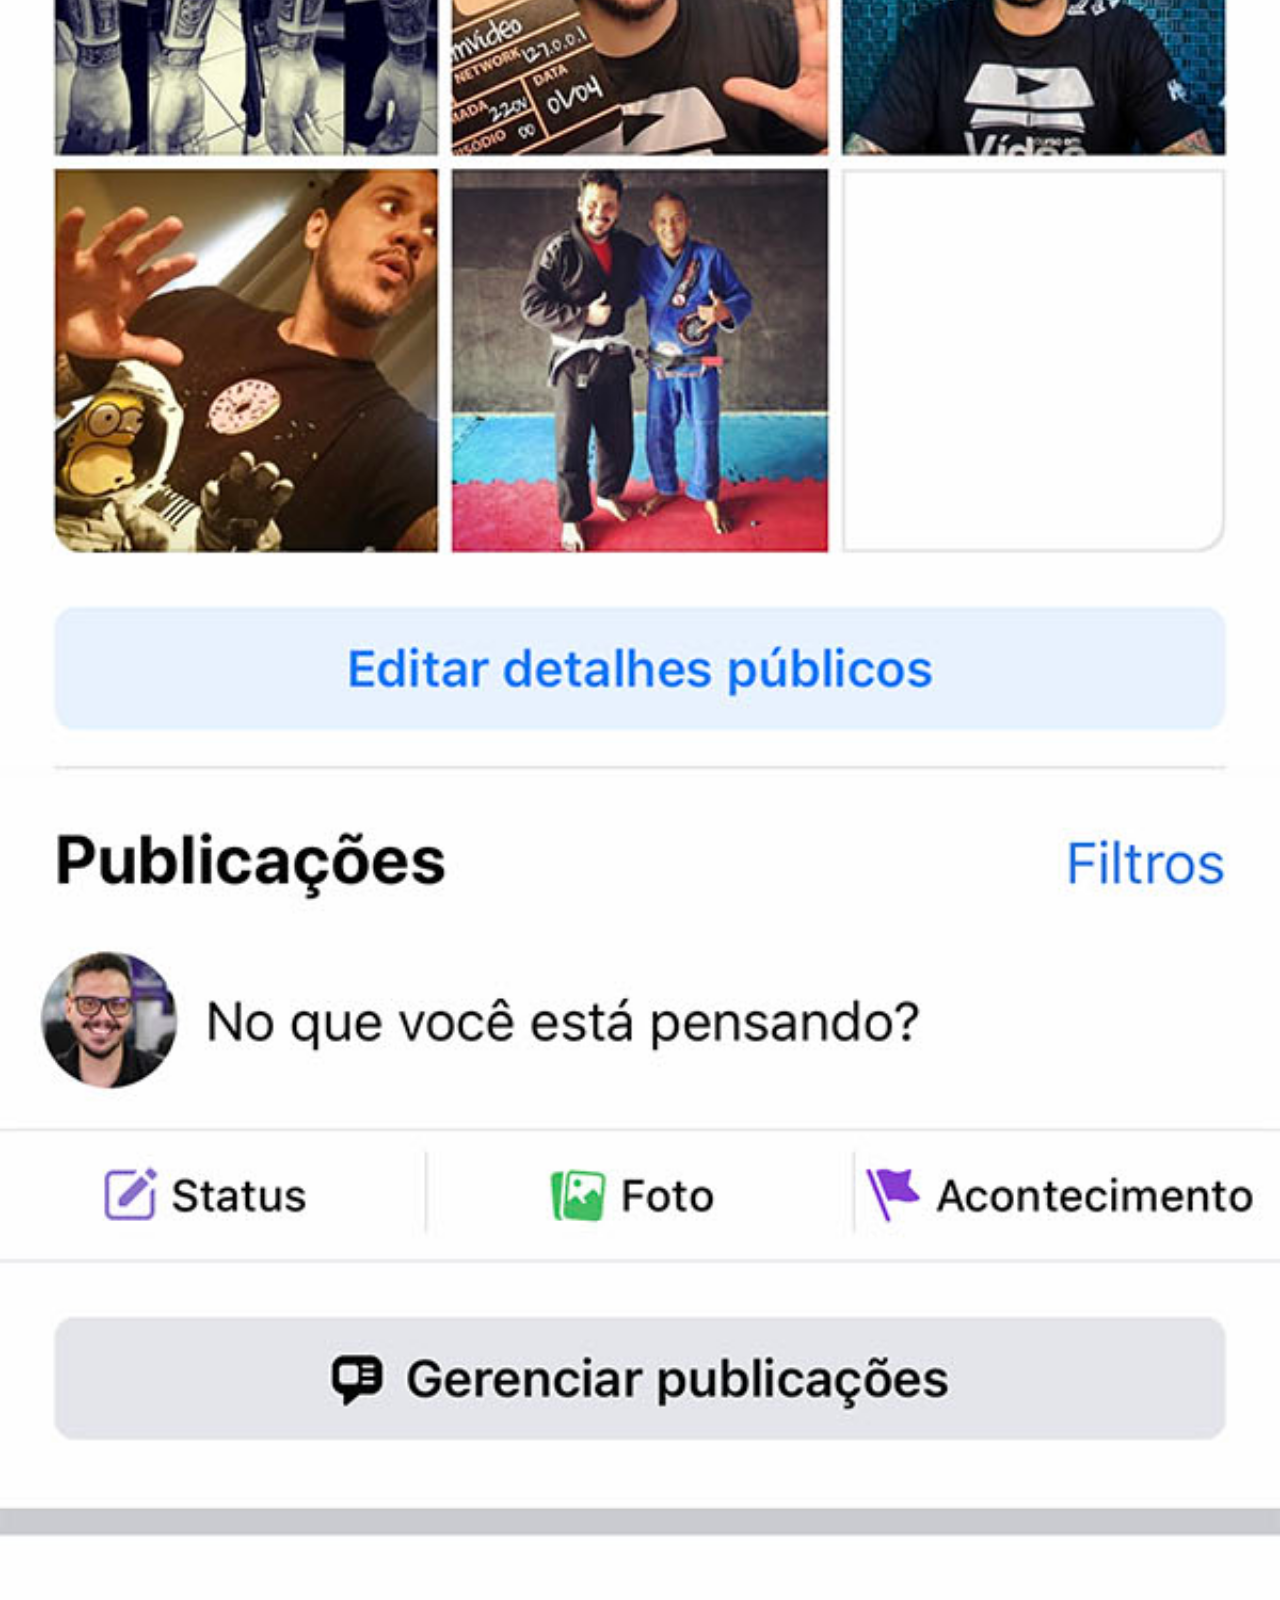
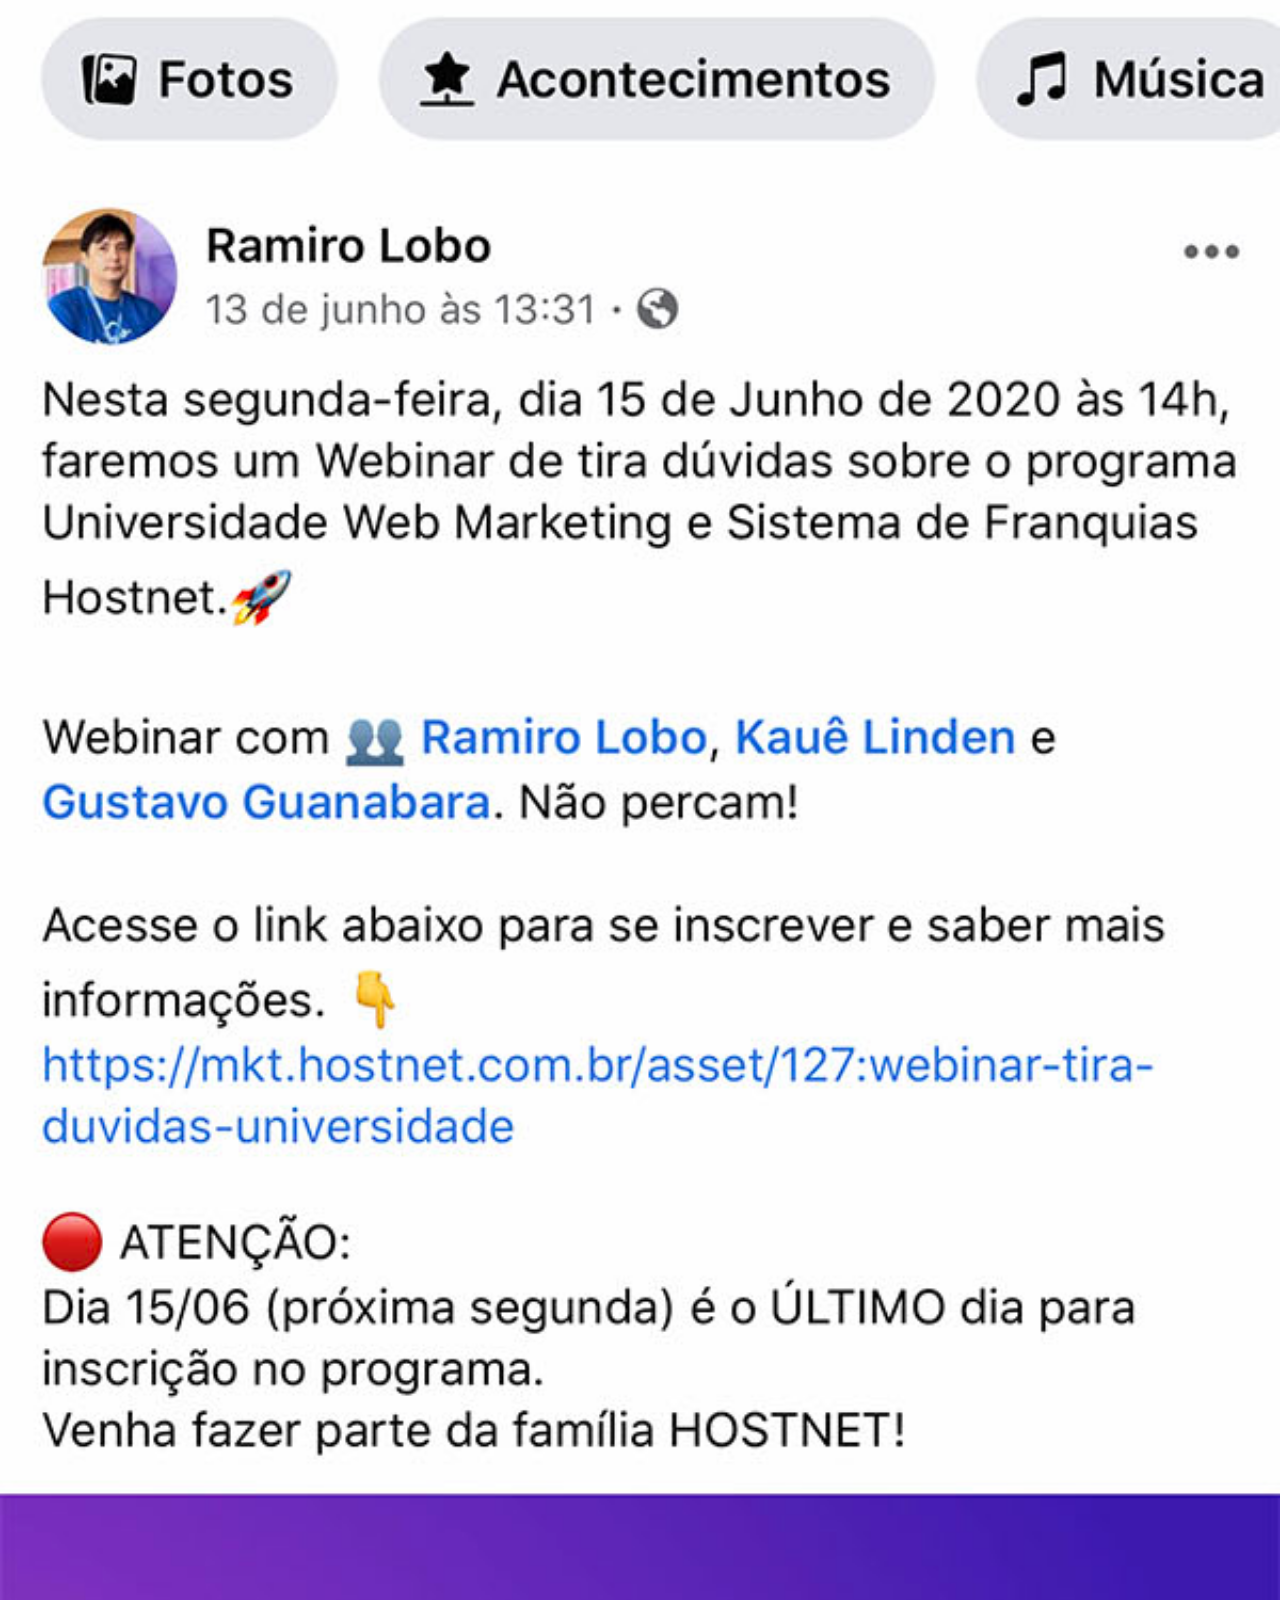
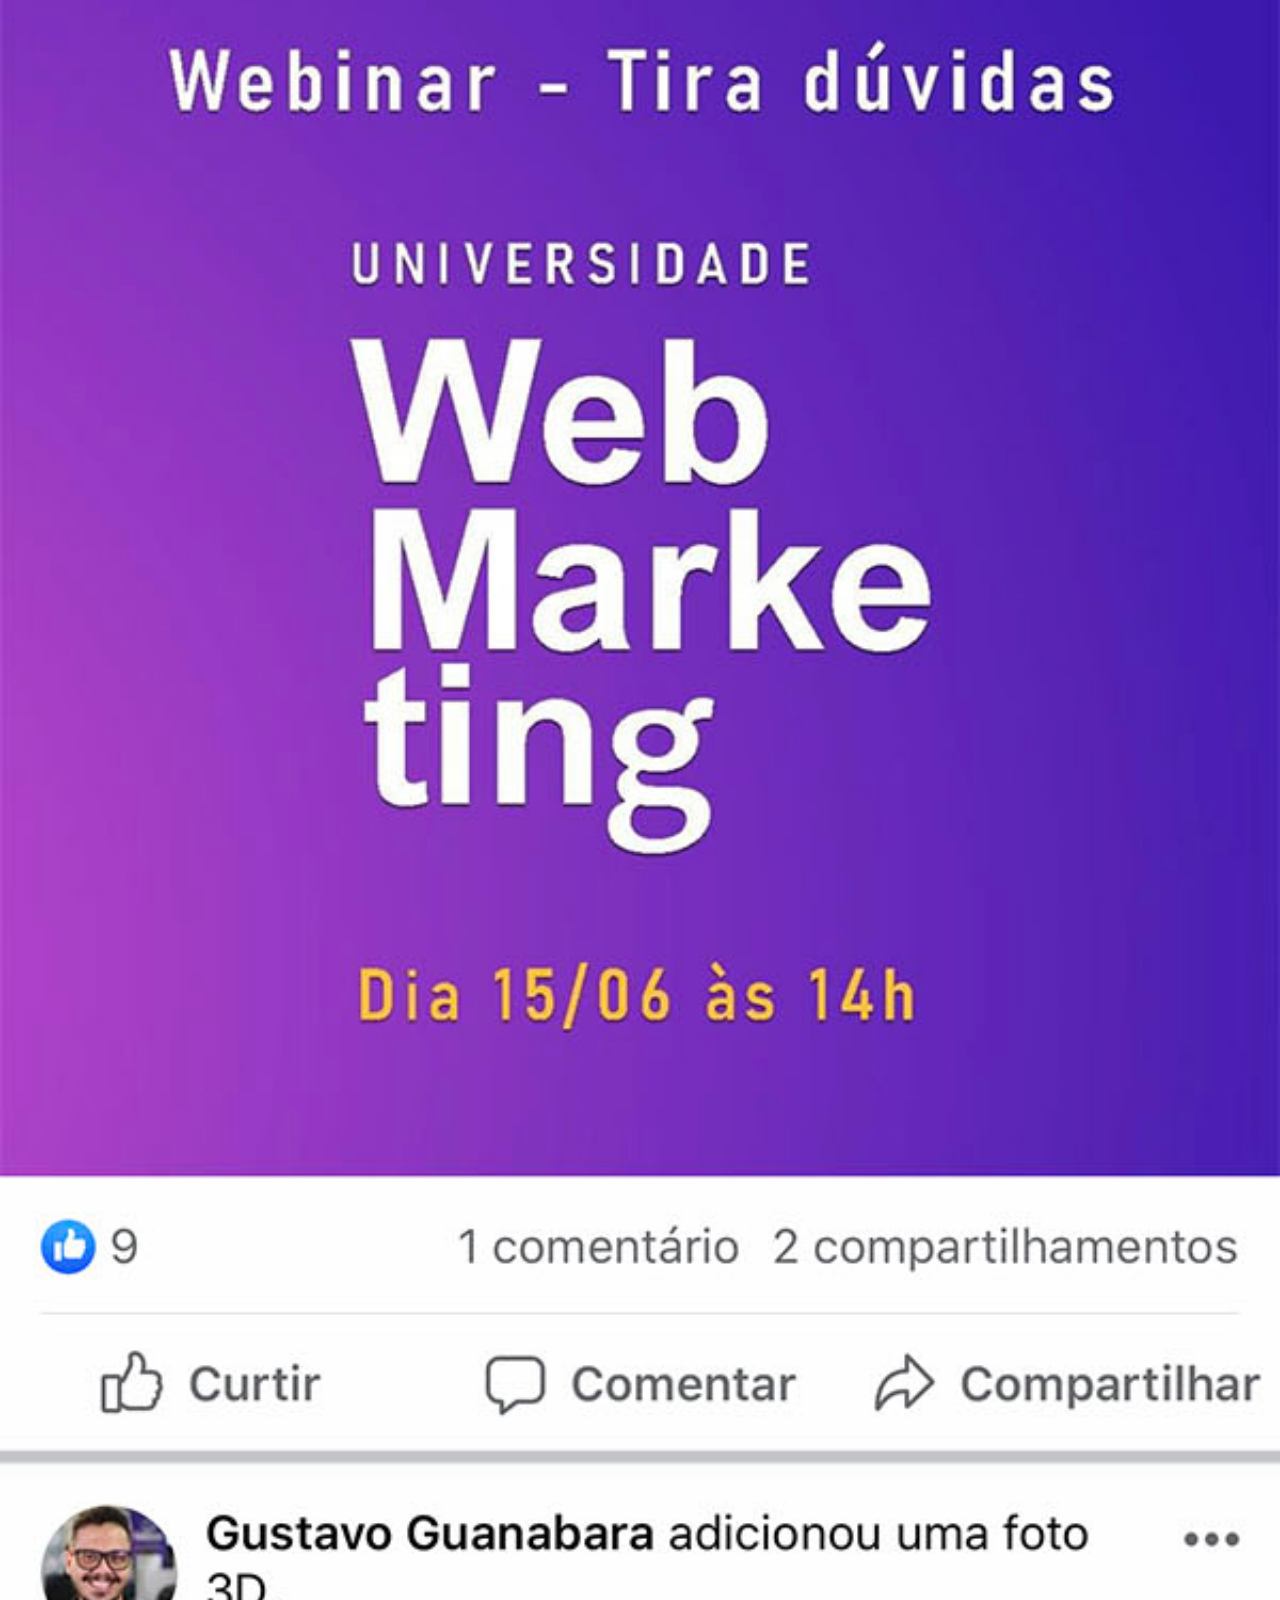
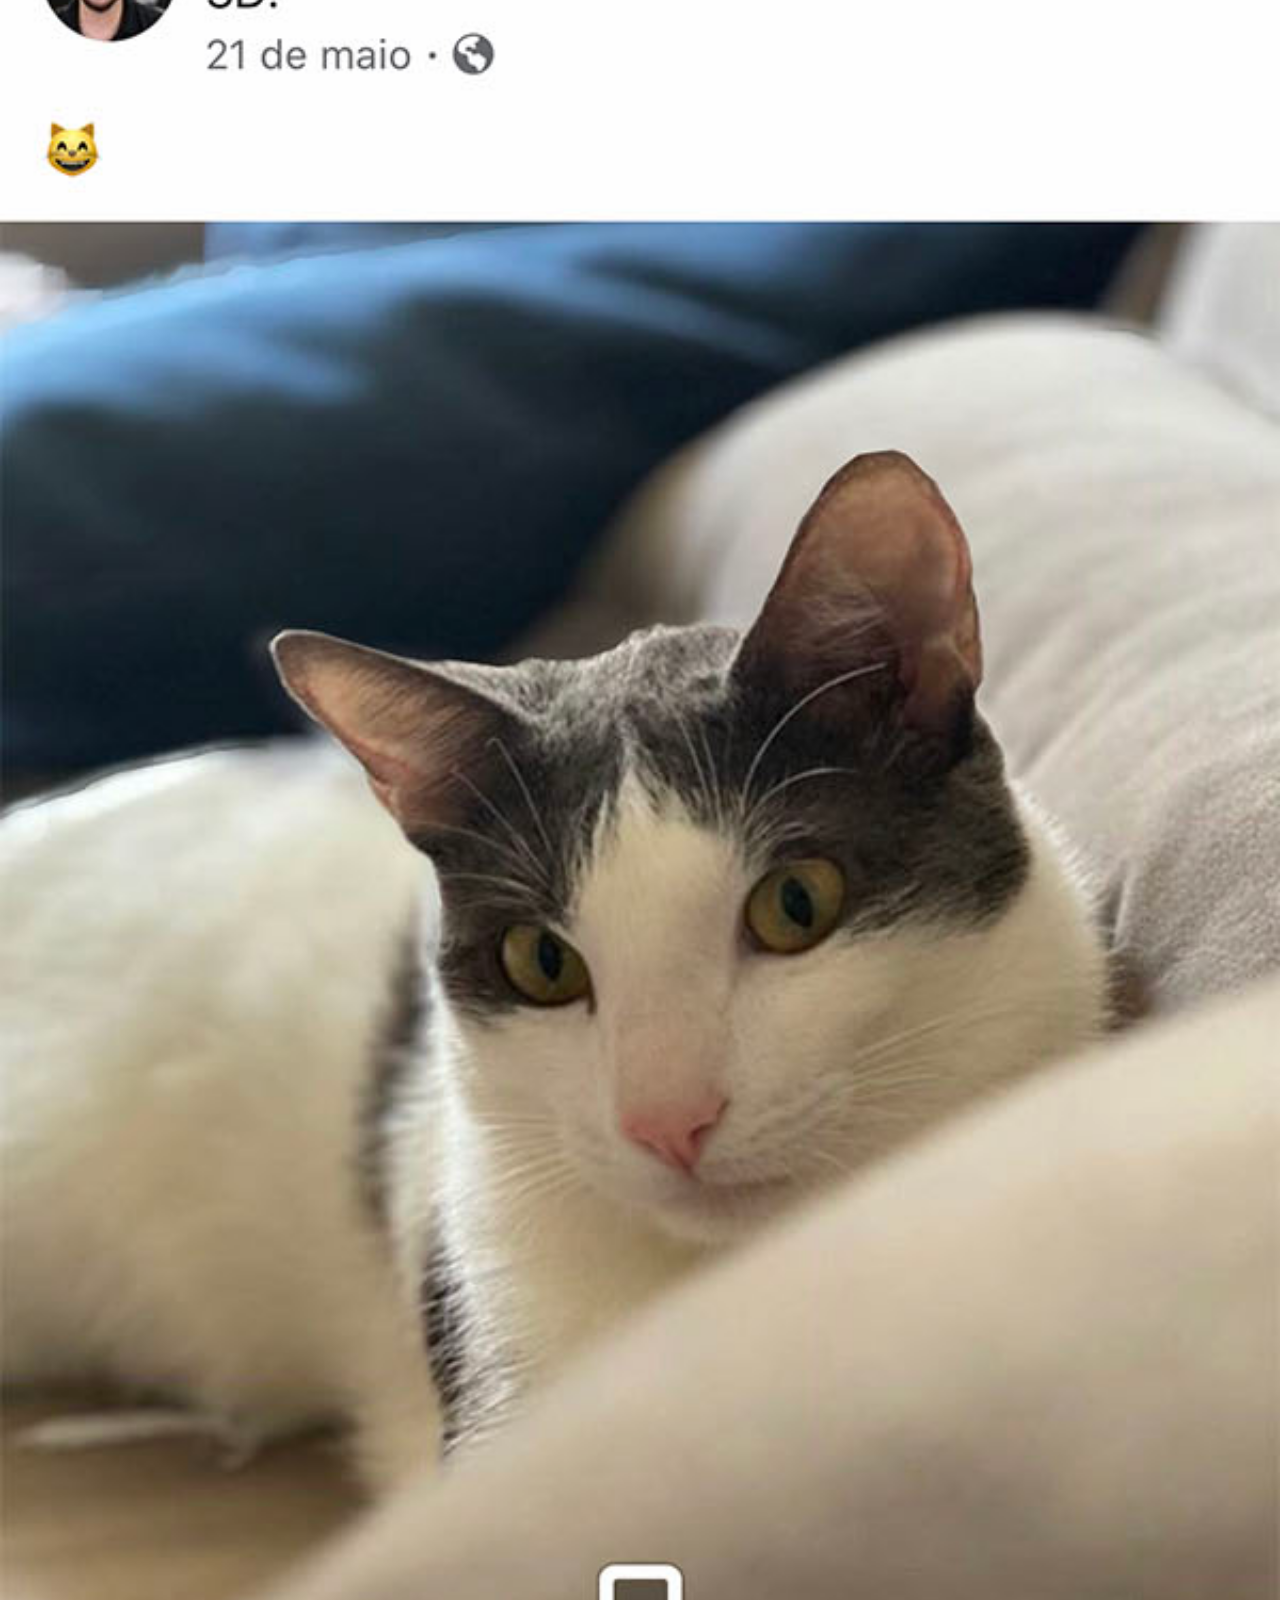
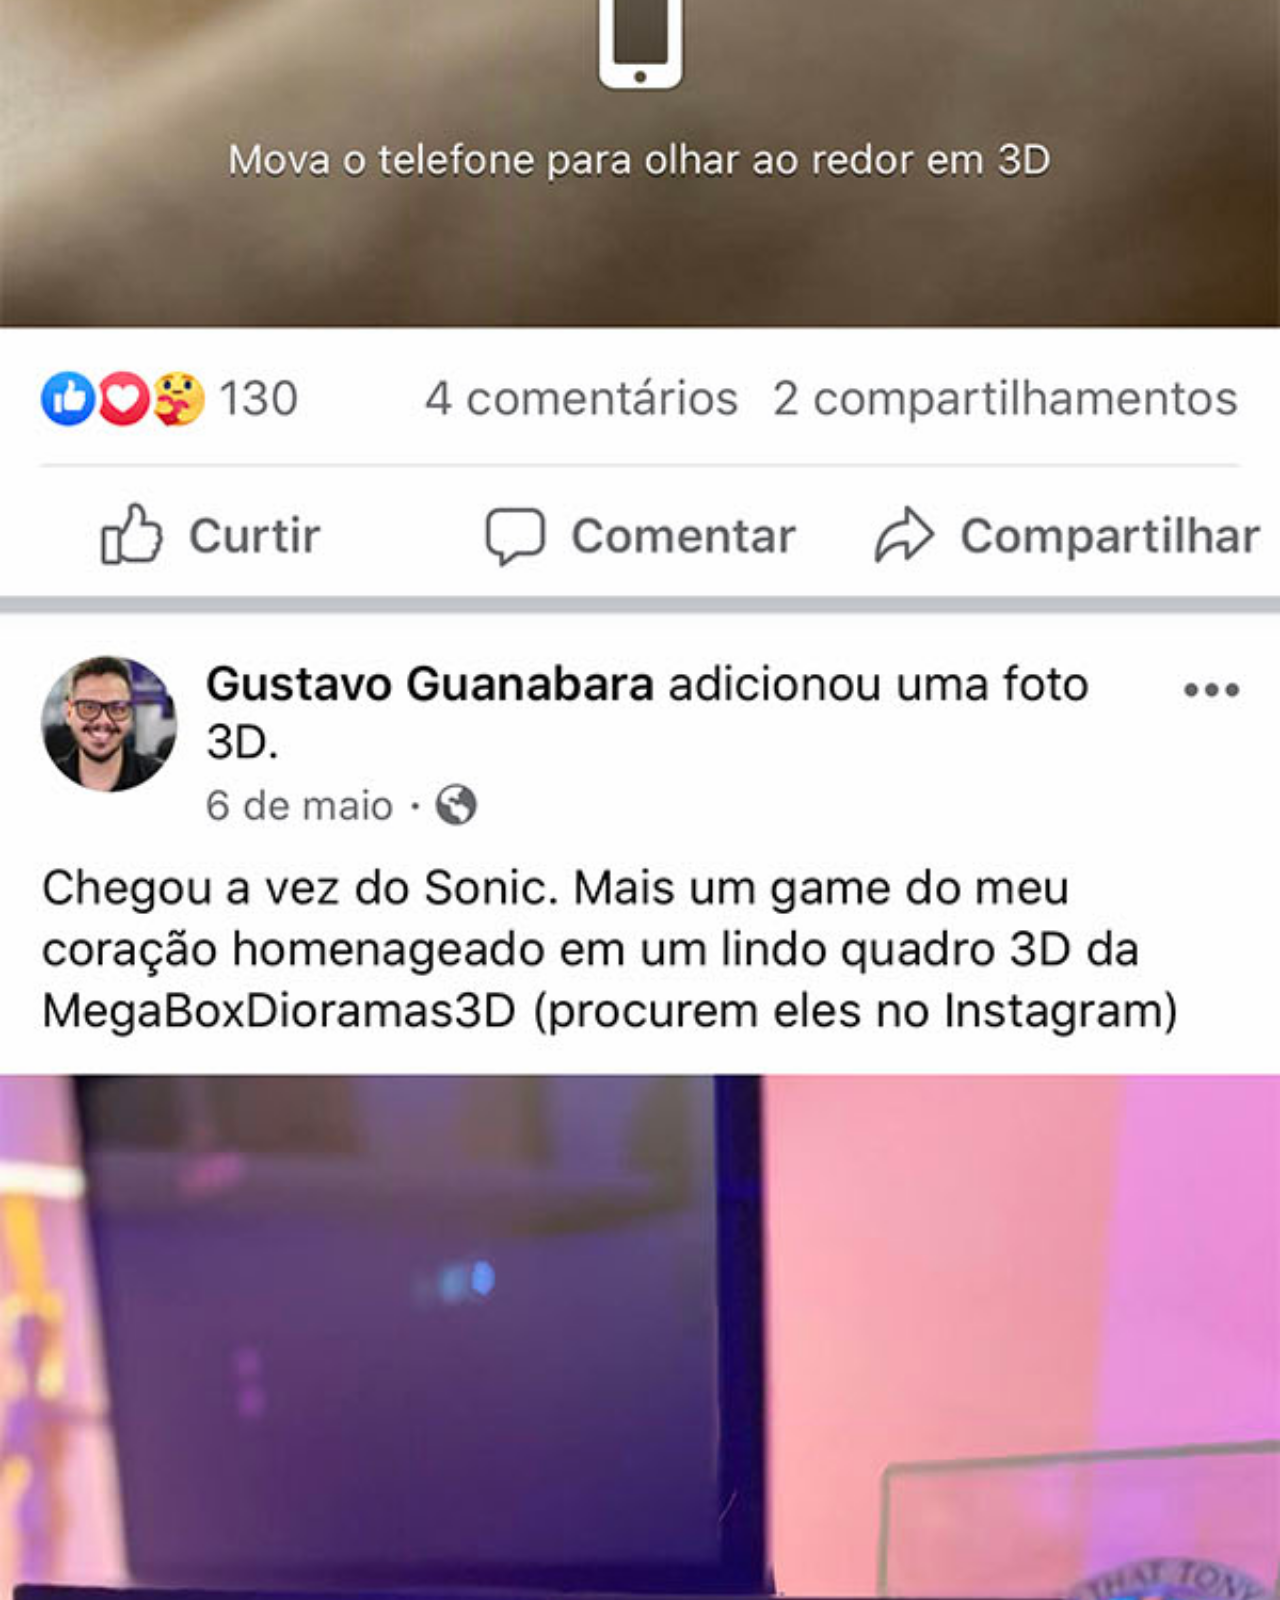
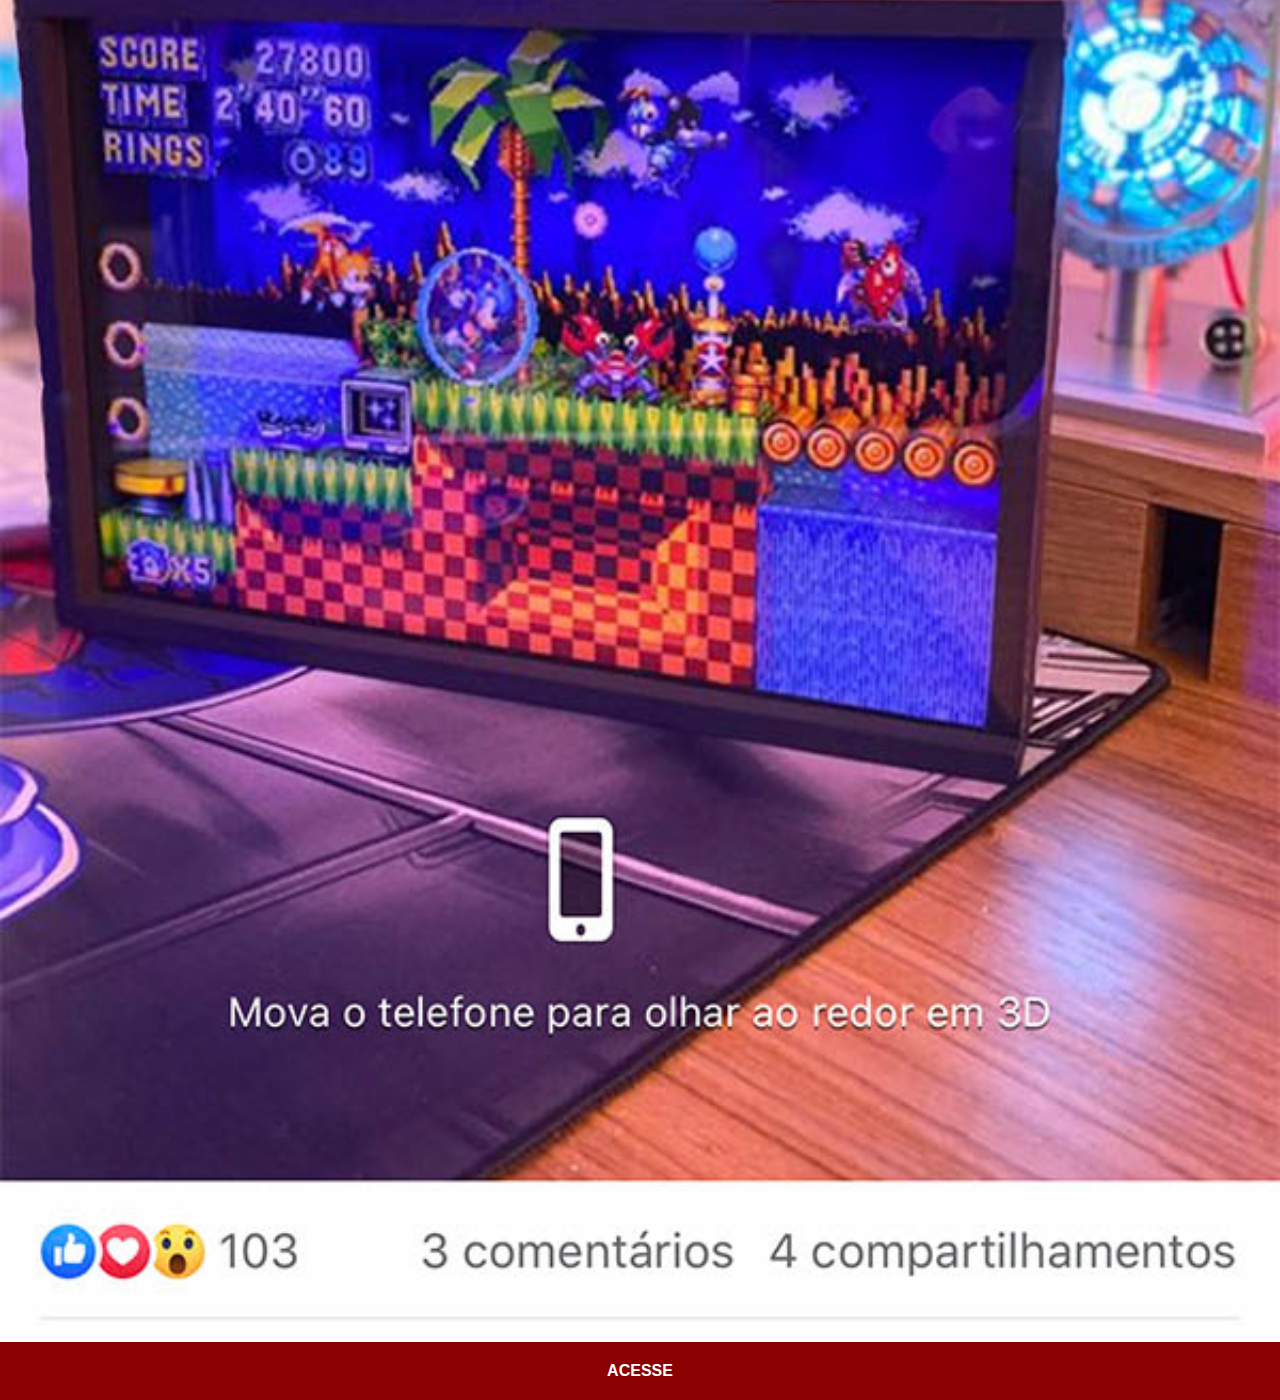
<file: siteSociais/facebook.html>
<!DOCTYPE html>
<html lang="pt-br">
<head>
    <meta charset="UTF-8">
    <meta http-equiv="X-UA-Compatible" content="IE=edge">
    <meta name="viewport" content="width=device-width, initial-scale=1.0">
    <title>Facebook</title>
    <link rel="stylesheet" href="social.css">
</head>
<body>
    <img src="pacote-d013/imagens/tela-facebook.jpg" alt="">
    <a href="https://www.facebook.com/gustavoguanabara/?locale=pt_BR" target="_blank" rel="noopener noreferrer">ACESSE</a>
    
</body>
</html>
</file>
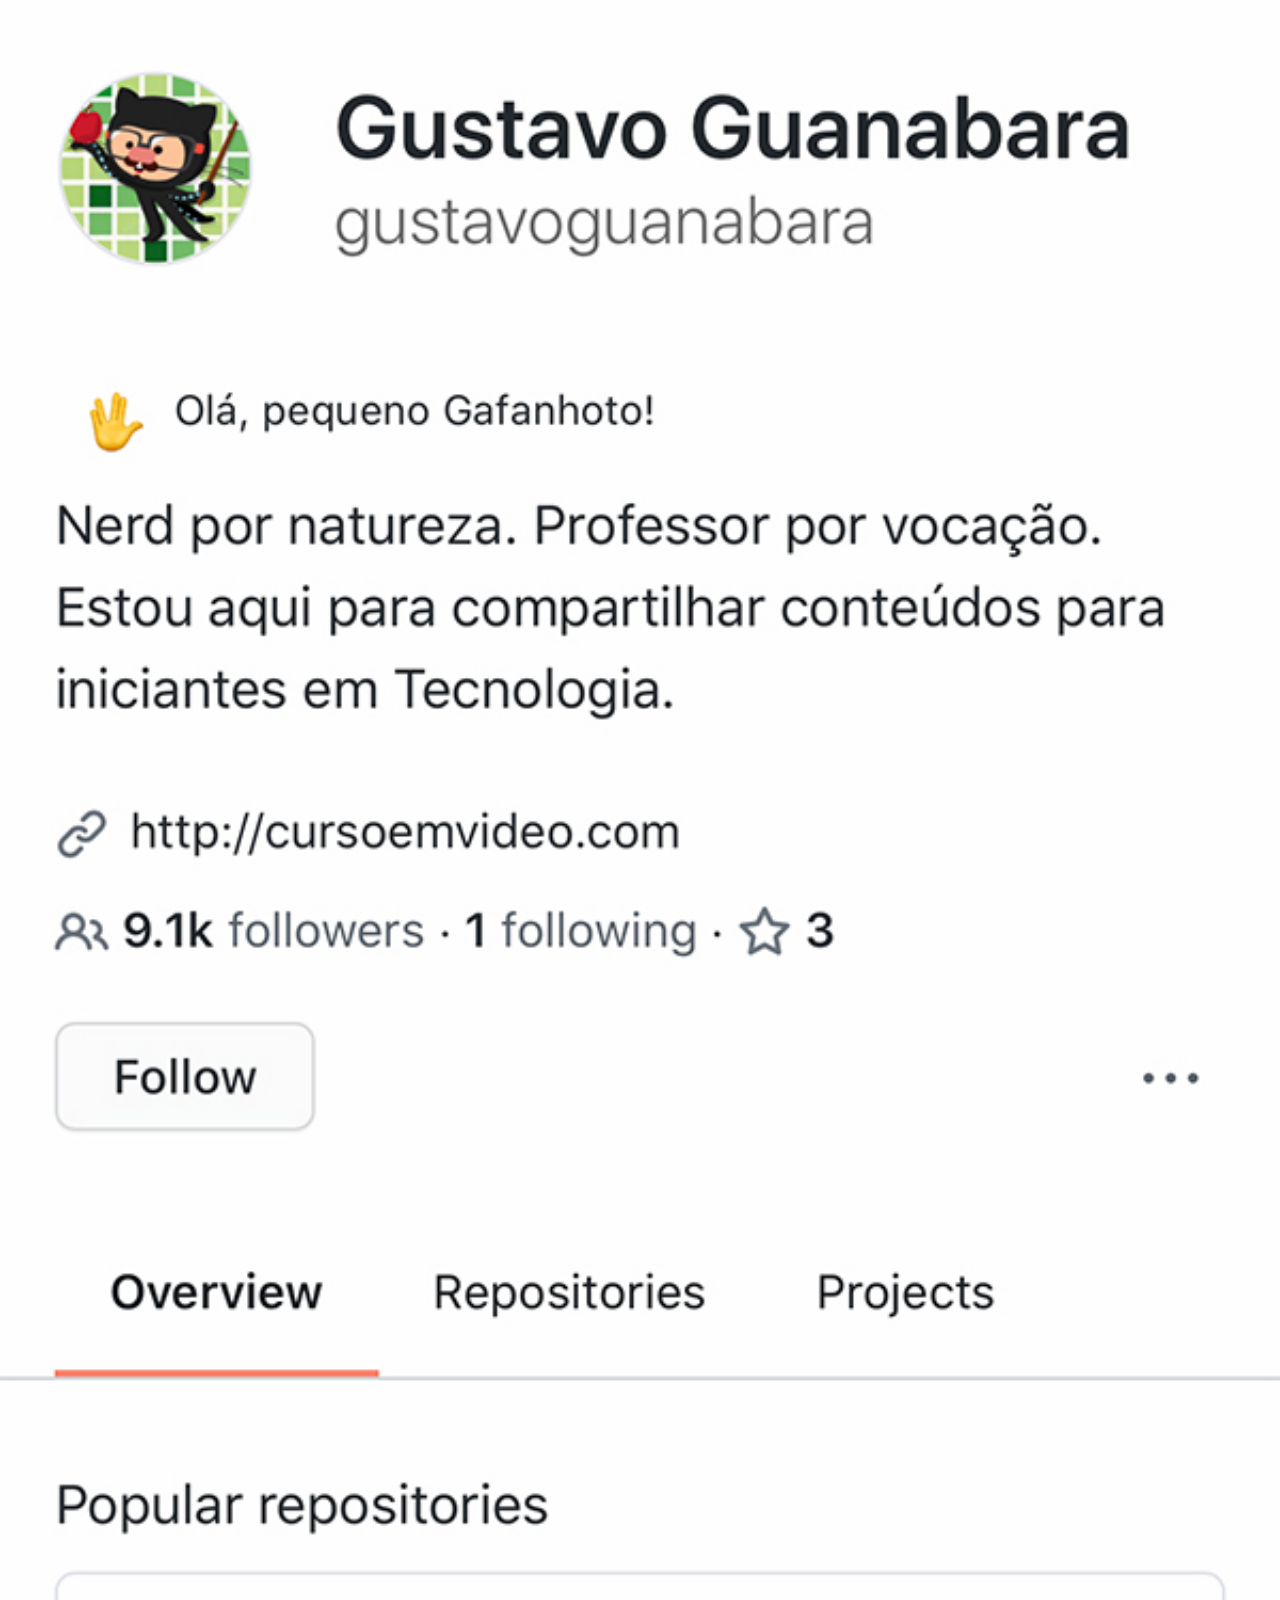
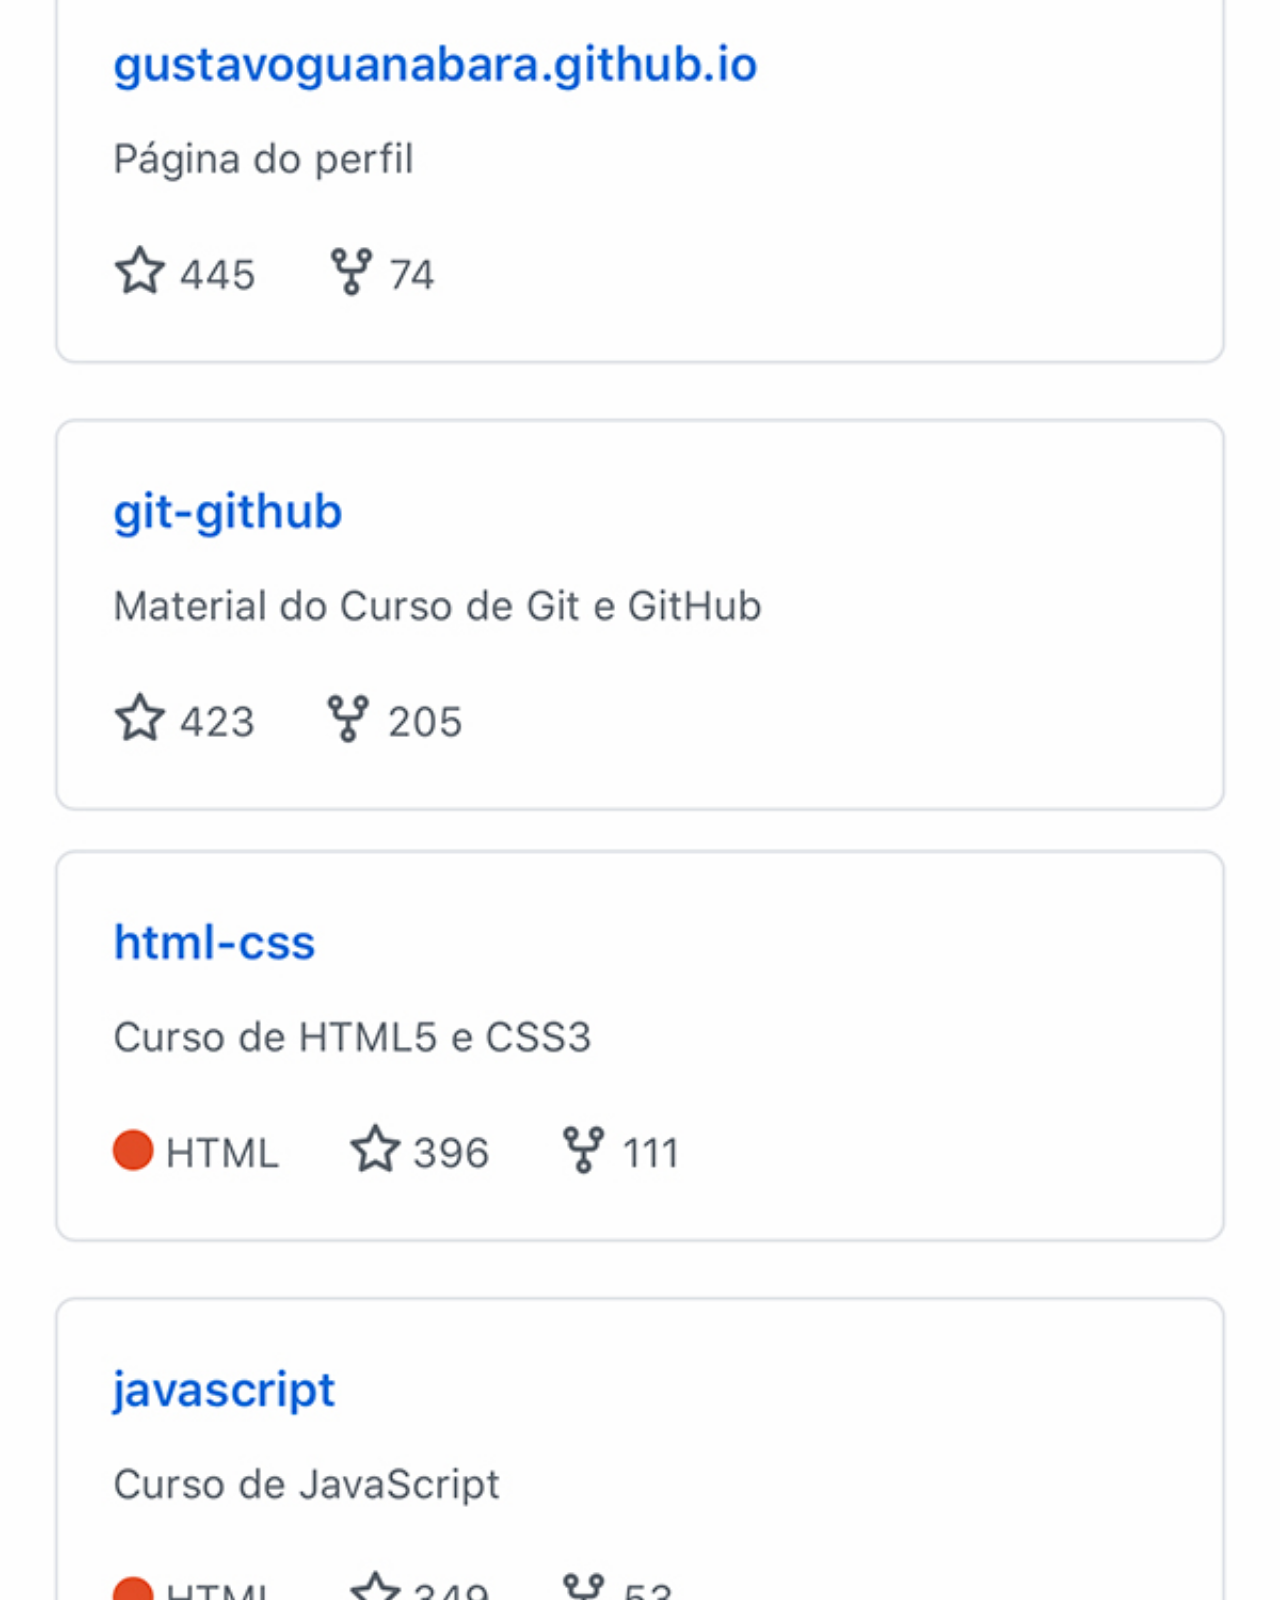
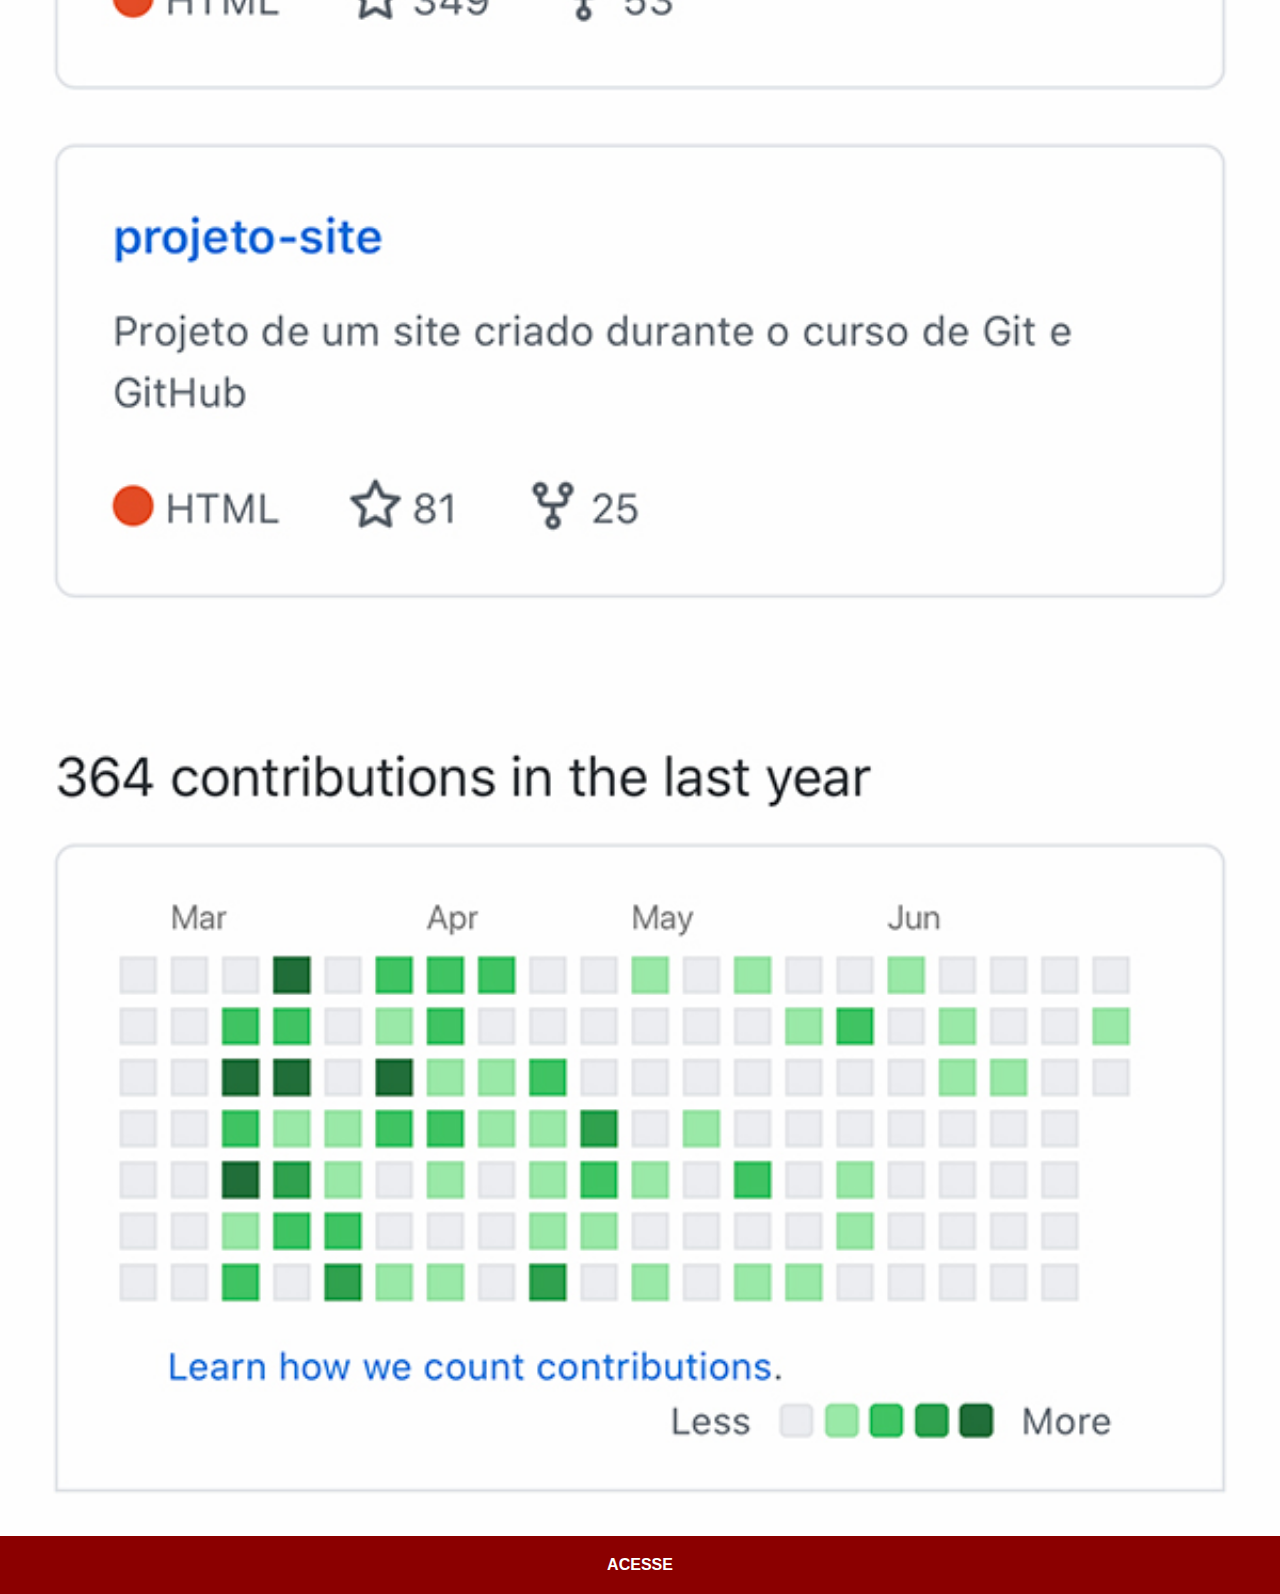
<file: siteSociais/github.html>
<!DOCTYPE html>
<html lang="pt-br">
<head>
    <meta charset="UTF-8">
    <meta http-equiv="X-UA-Compatible" content="IE=edge">
    <meta name="viewport" content="width=device-width, initial-scale=1.0">
    <title>GitGub</title>
    <link rel="stylesheet" href="social.css">
</head>
<body>
    <img src="pacote-d013/imagens/tela-github.jpg" alt=""><a href="https://github.com/gustavoguanabara" target="_blank" rel="noopener noreferrer">ACESSE</a>
    
</body>
</html>
</file>
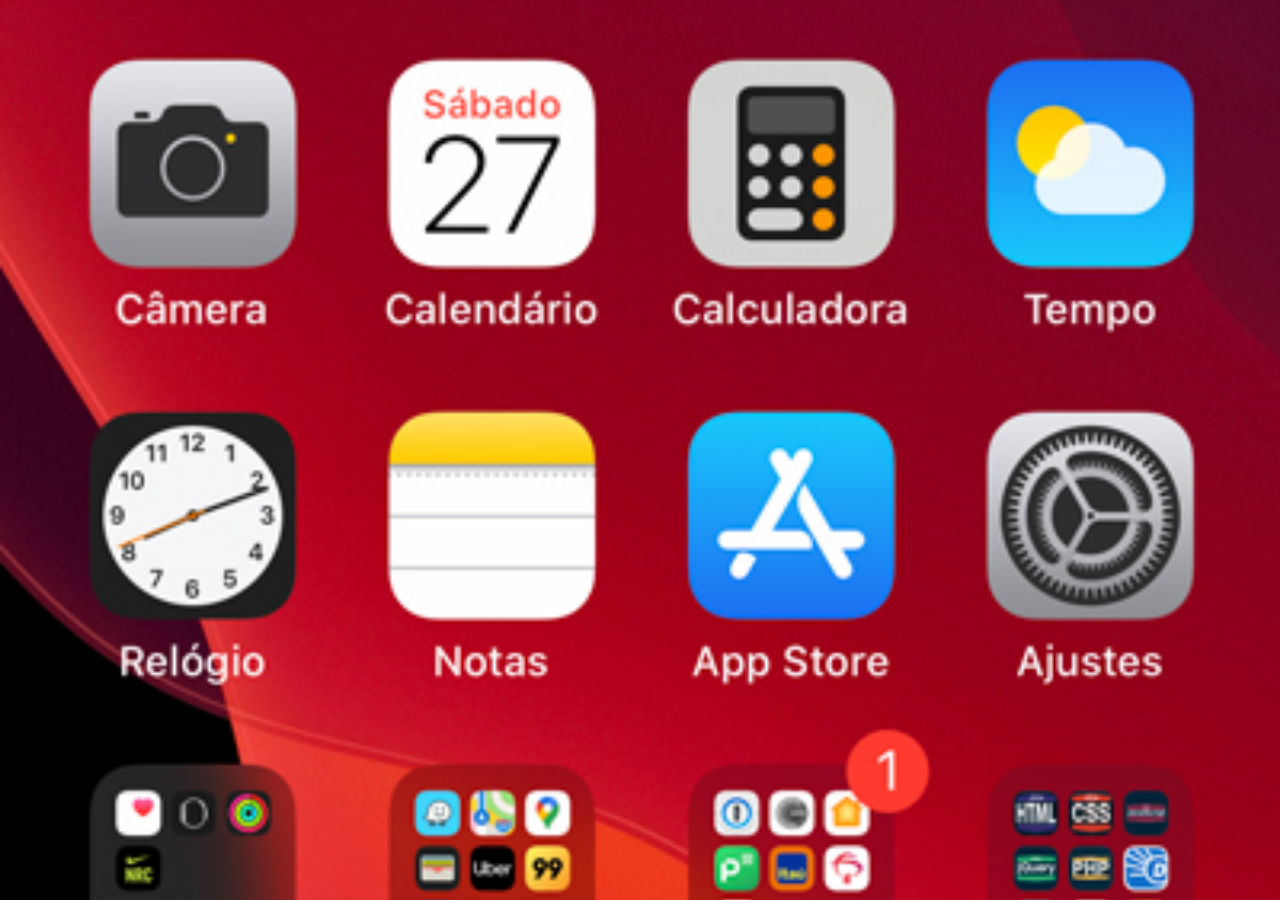
<file: siteSociais/home.html>
<!DOCTYPE html>
<html lang="pt-br">
<head>
    <meta charset="UTF-8">
    <meta http-equiv="X-UA-Compatible" content="IE=edge">
    <meta name="viewport" content="width=device-width, initial-scale=1.0">
    <title>Home</title>
</head>
<style>
    *{
        margin: 0px;
        padding: 0px;
    }
    body{
        width: 100vw;
        height: 100vh;
        background: black url('pacote-d013/imagens/tela-home.jpg') no-repeat top center;
        background-size: cover;
    }
</style>
<body>
    
</body>
</html>
</file>
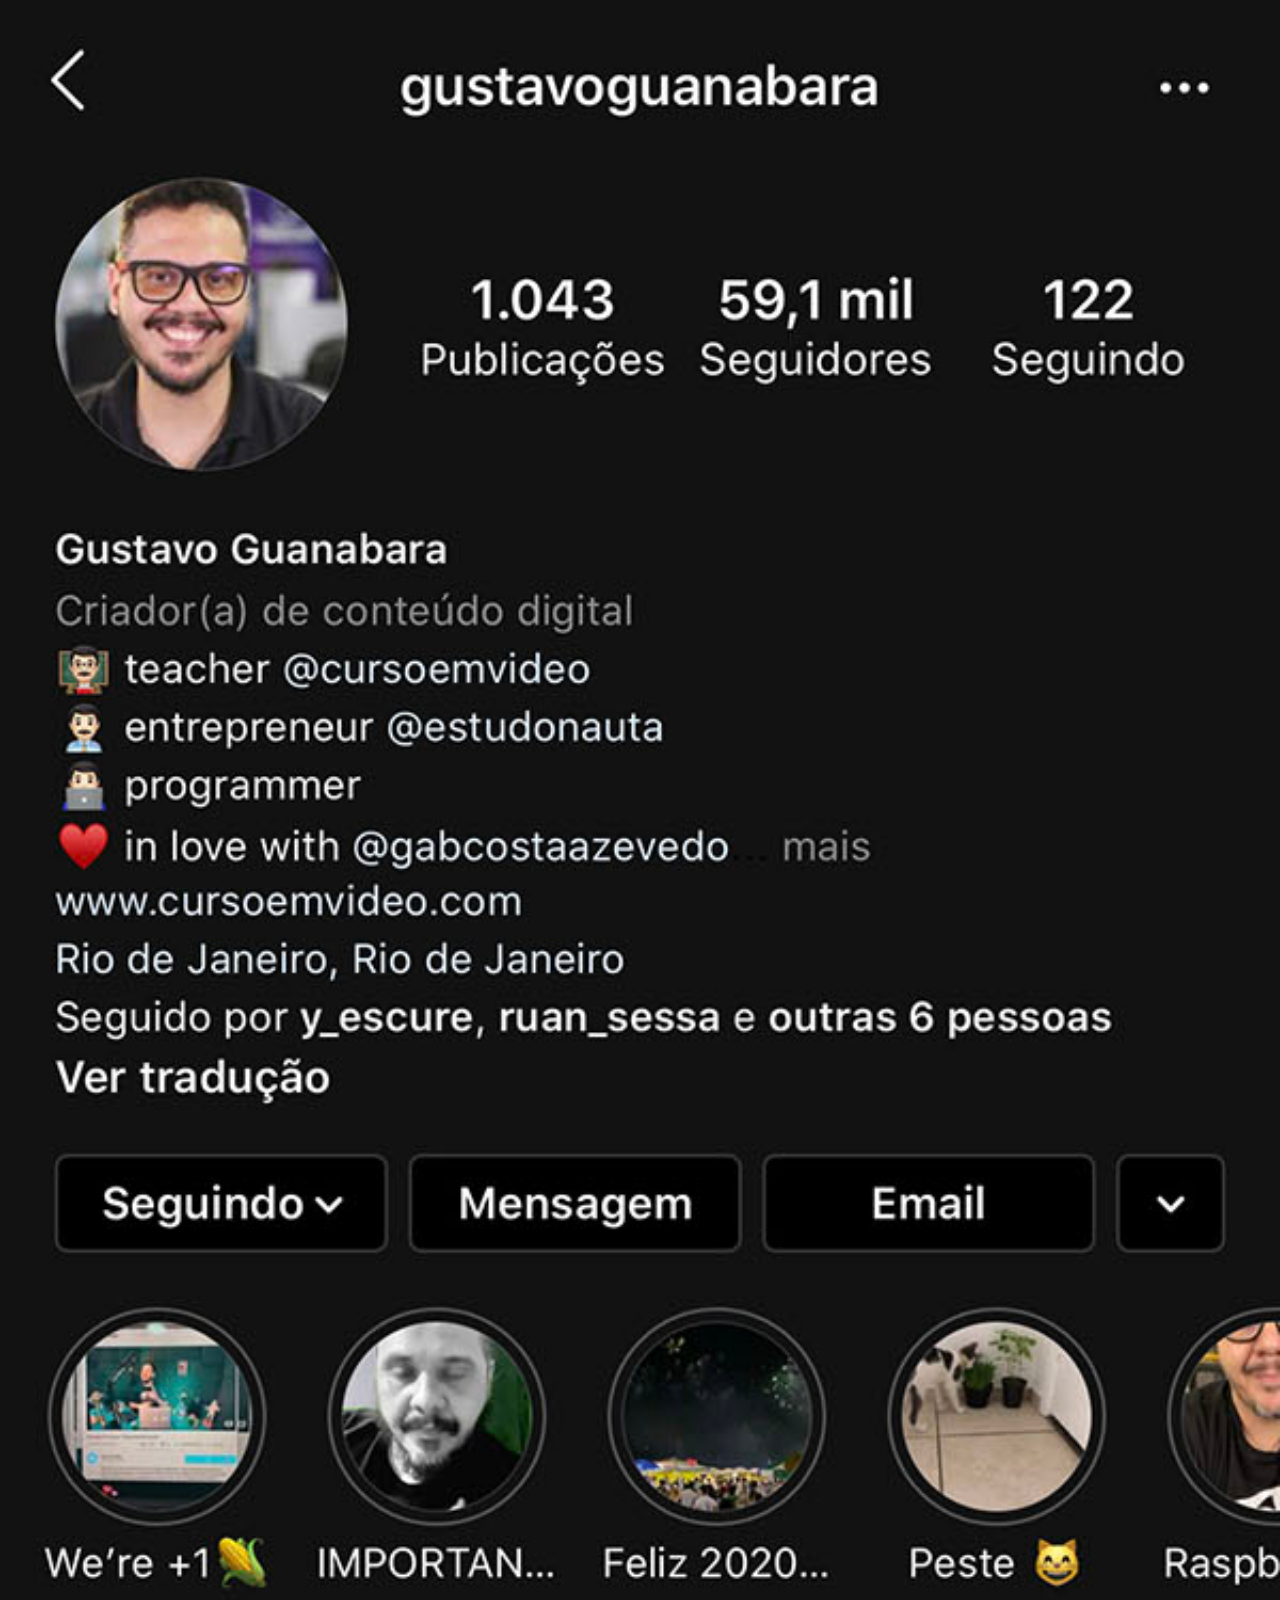
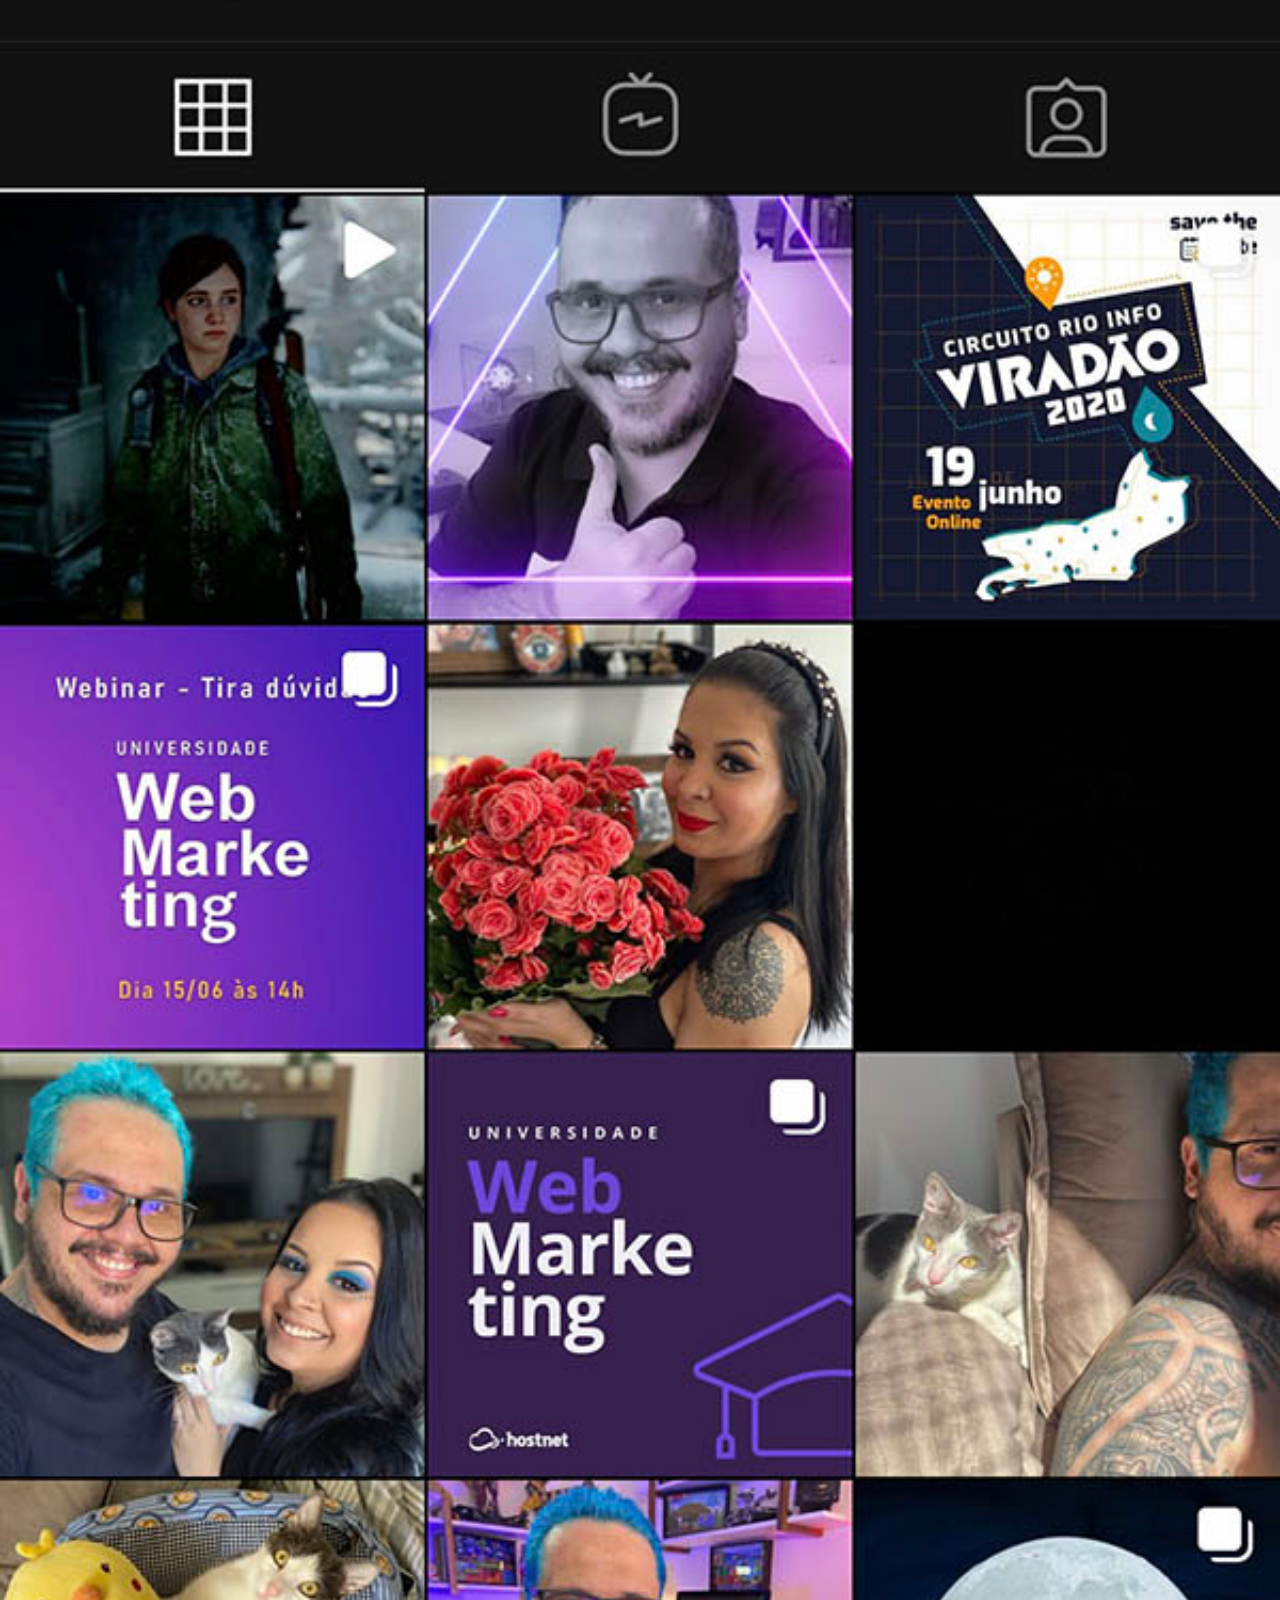
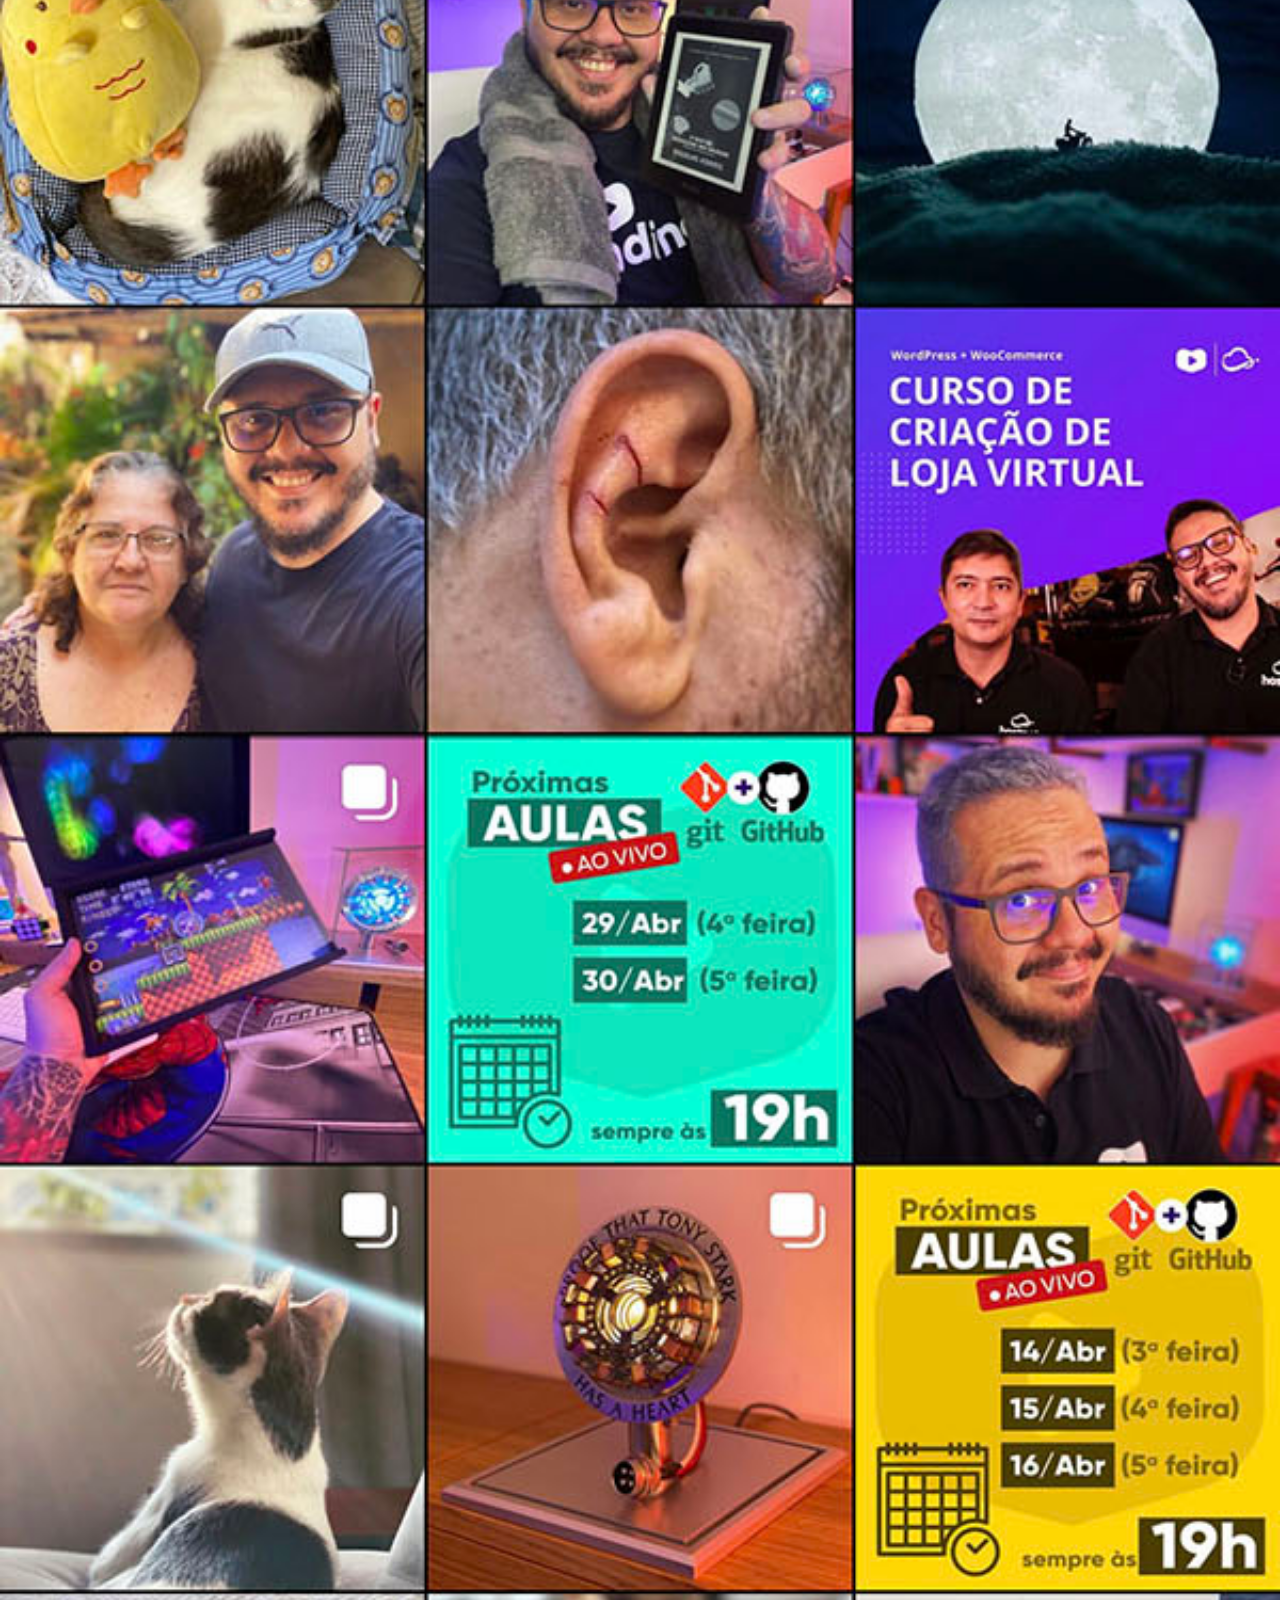
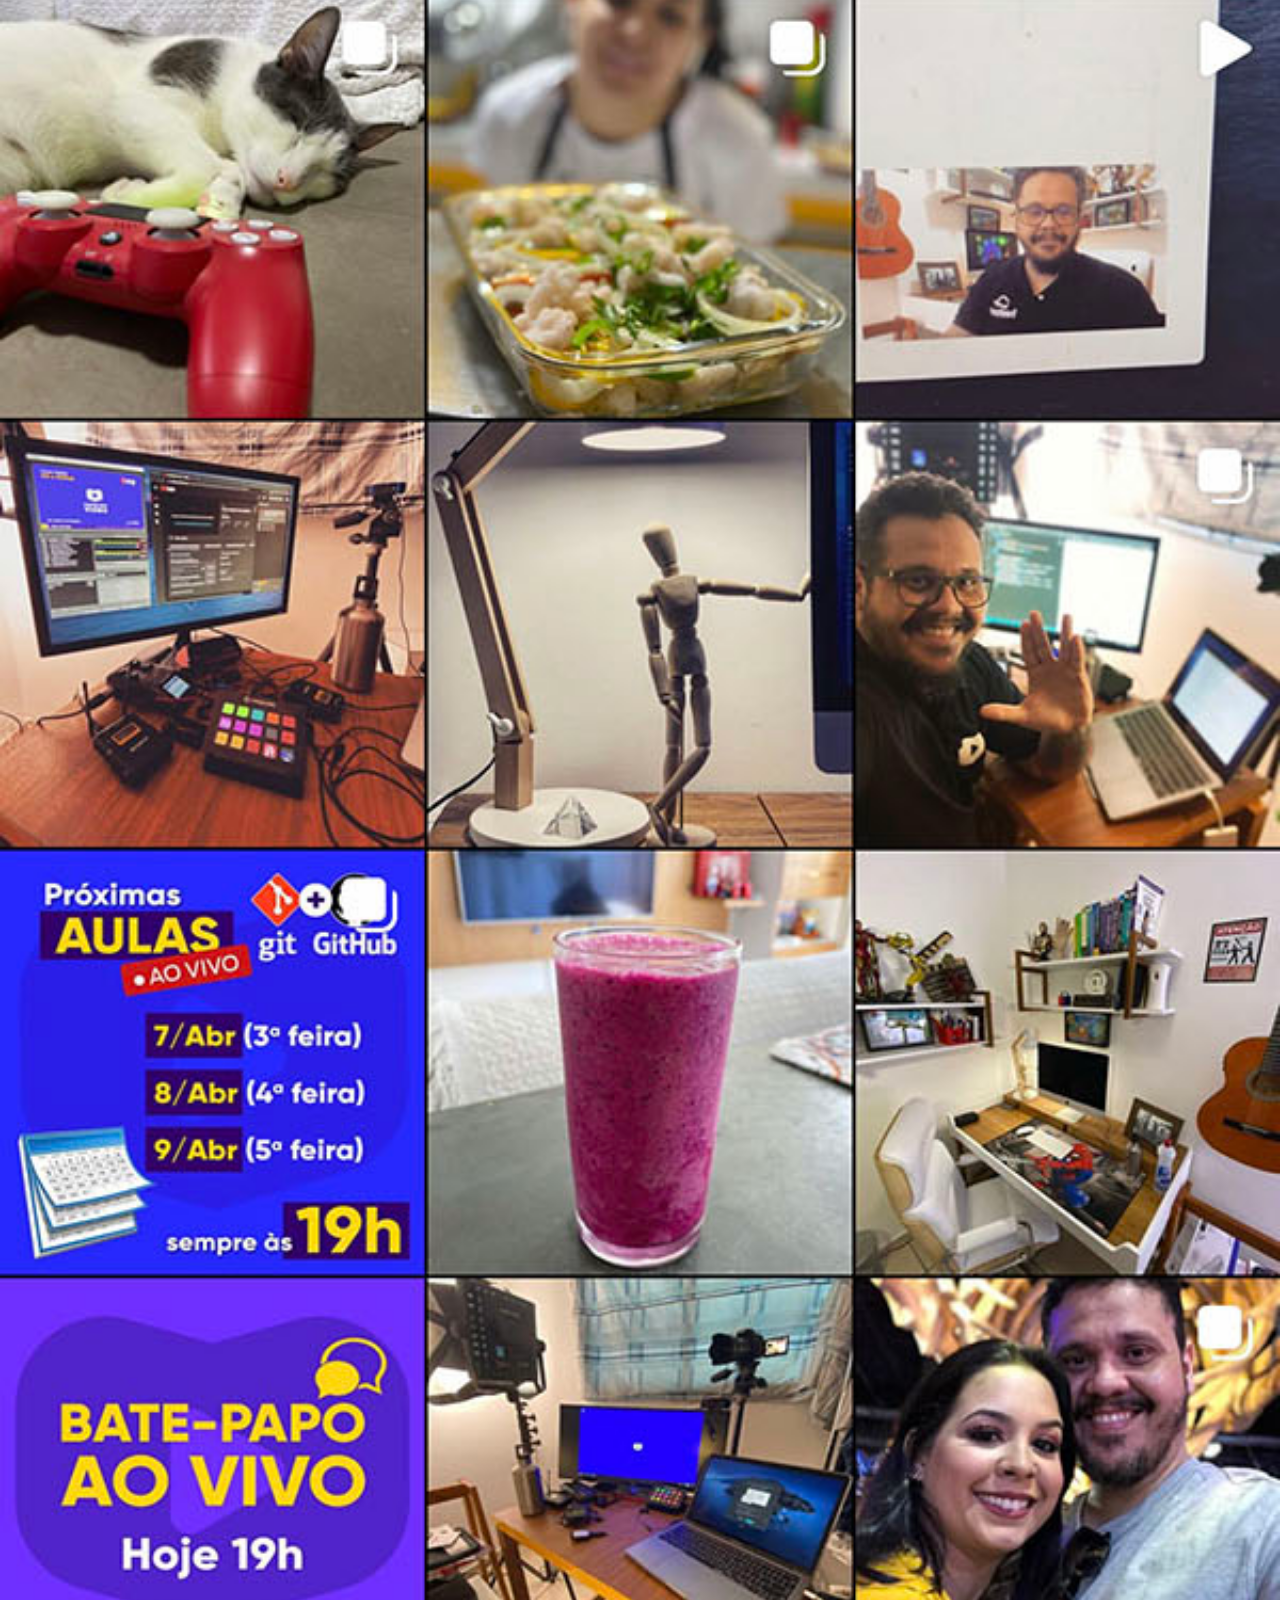
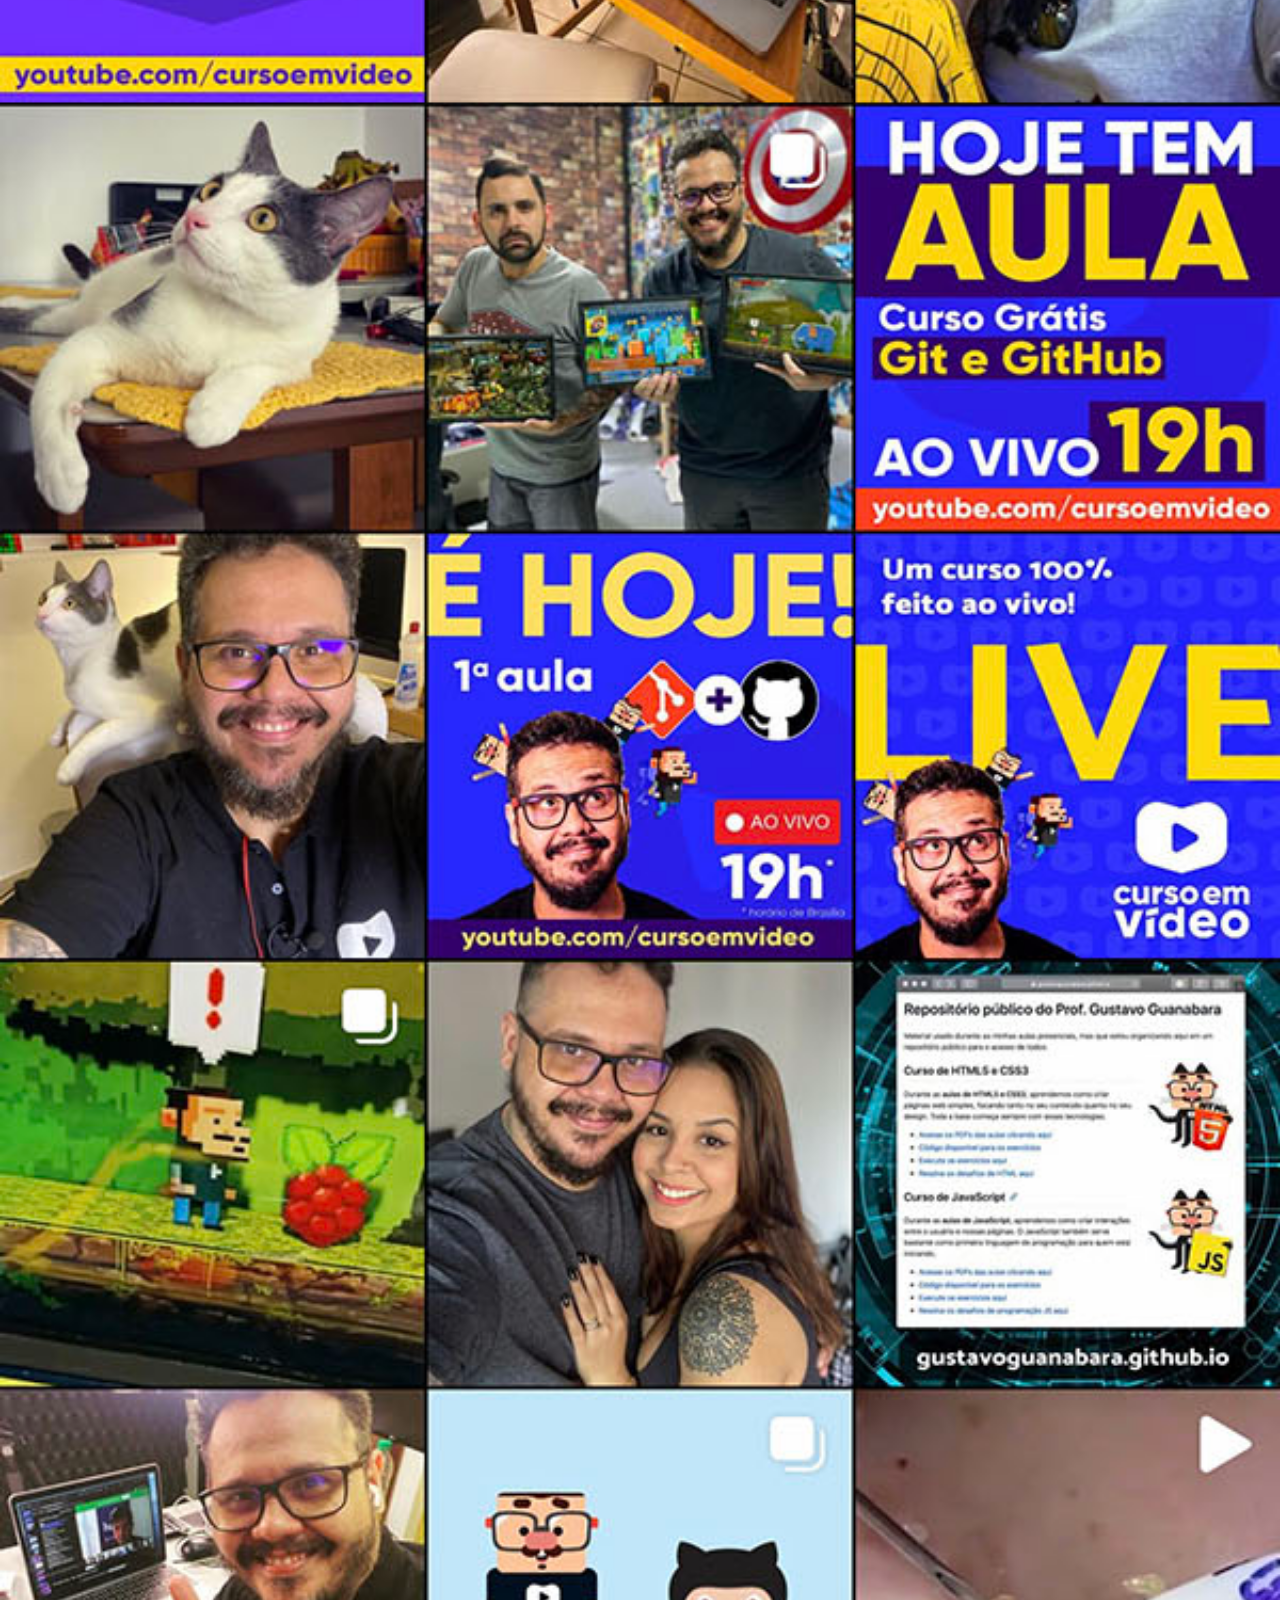
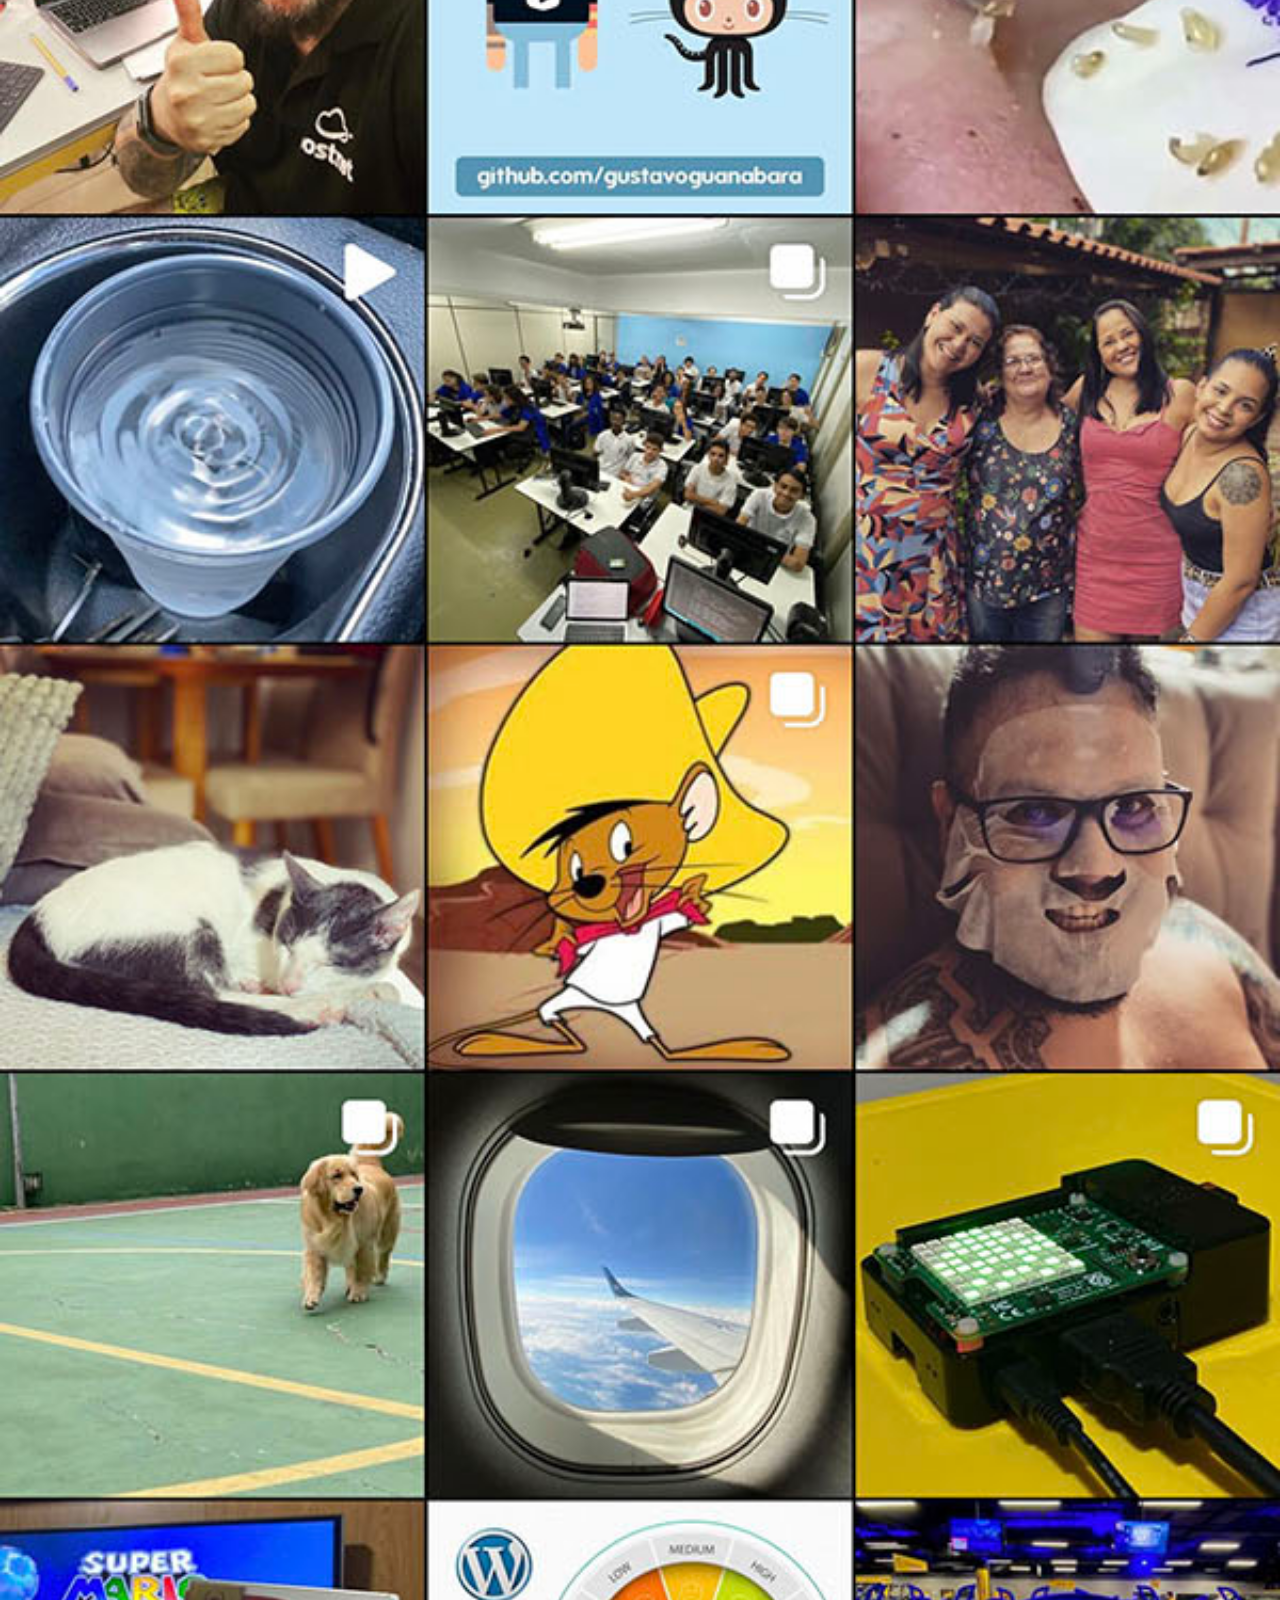
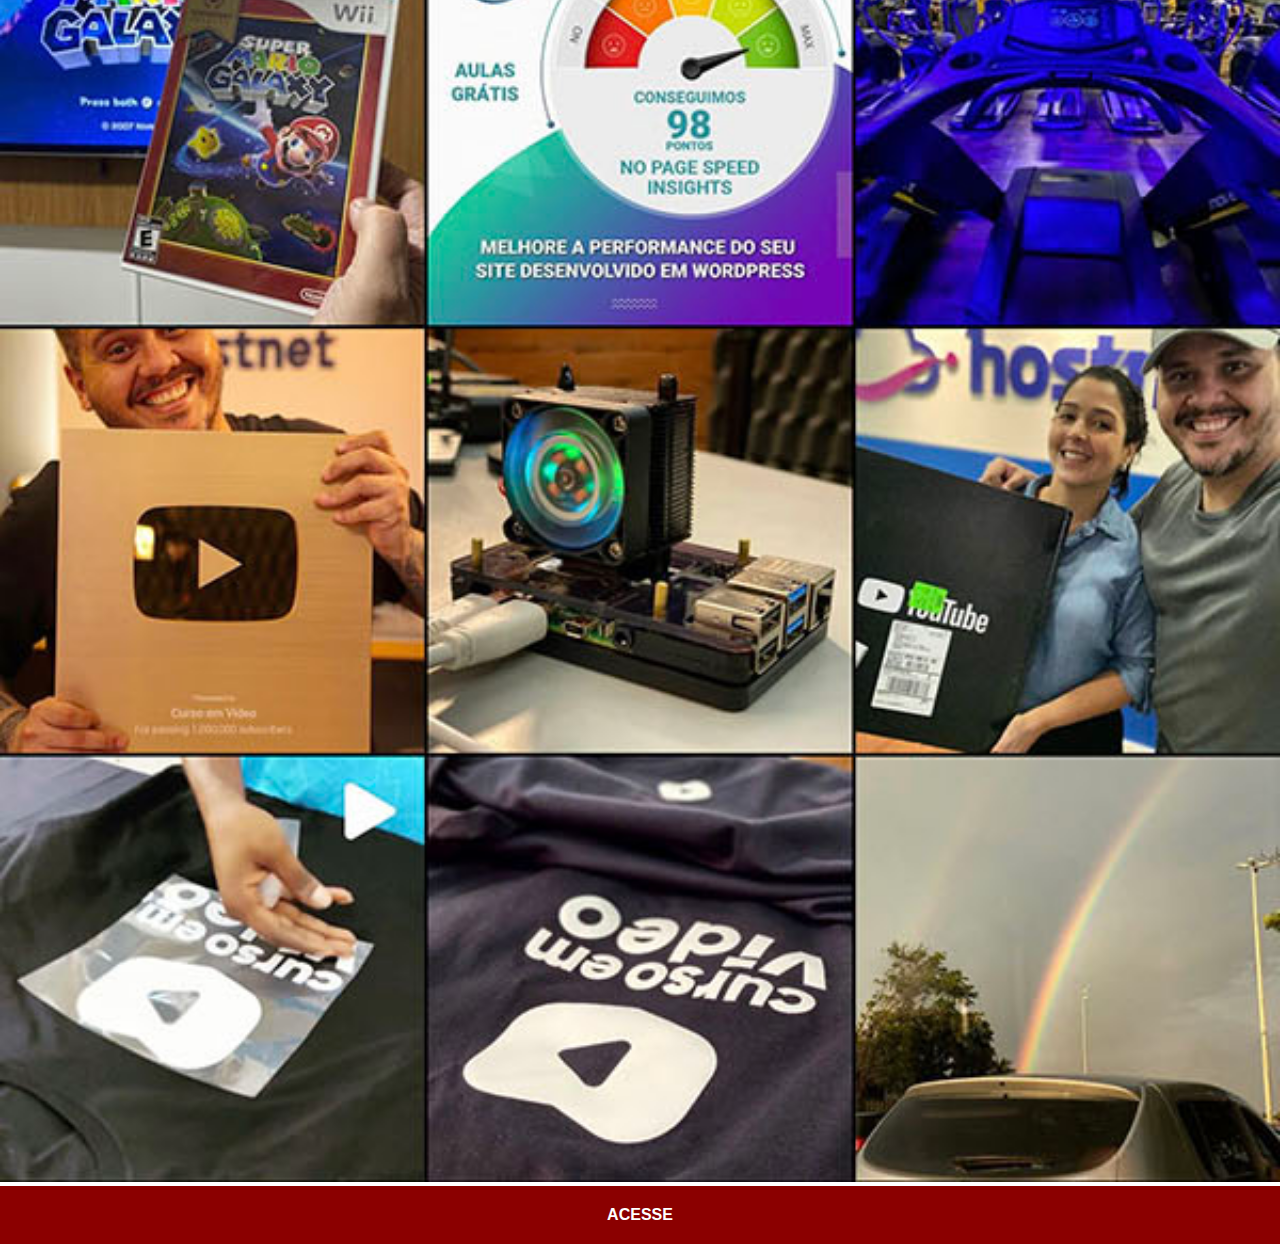
<file: siteSociais/insta.html>
<!DOCTYPE html>
<html lang="pt-br">
<head>
    <meta charset="UTF-8">
    <meta http-equiv="X-UA-Compatible" content="IE=edge">
    <meta name="viewport" content="width=device-width, initial-scale=1.0">
    <title>Insta</title>
    <link rel="stylesheet" href="social.css">
</head>
<body>
    <img src="pacote-d013/imagens/tela-instagram.jpg" alt="">
    <a href="https://www.instagram.com/gustavoguanabara/" target="_blank" rel="noopener noreferrer">ACESSE</a>
    
</body>
</html>
</file>
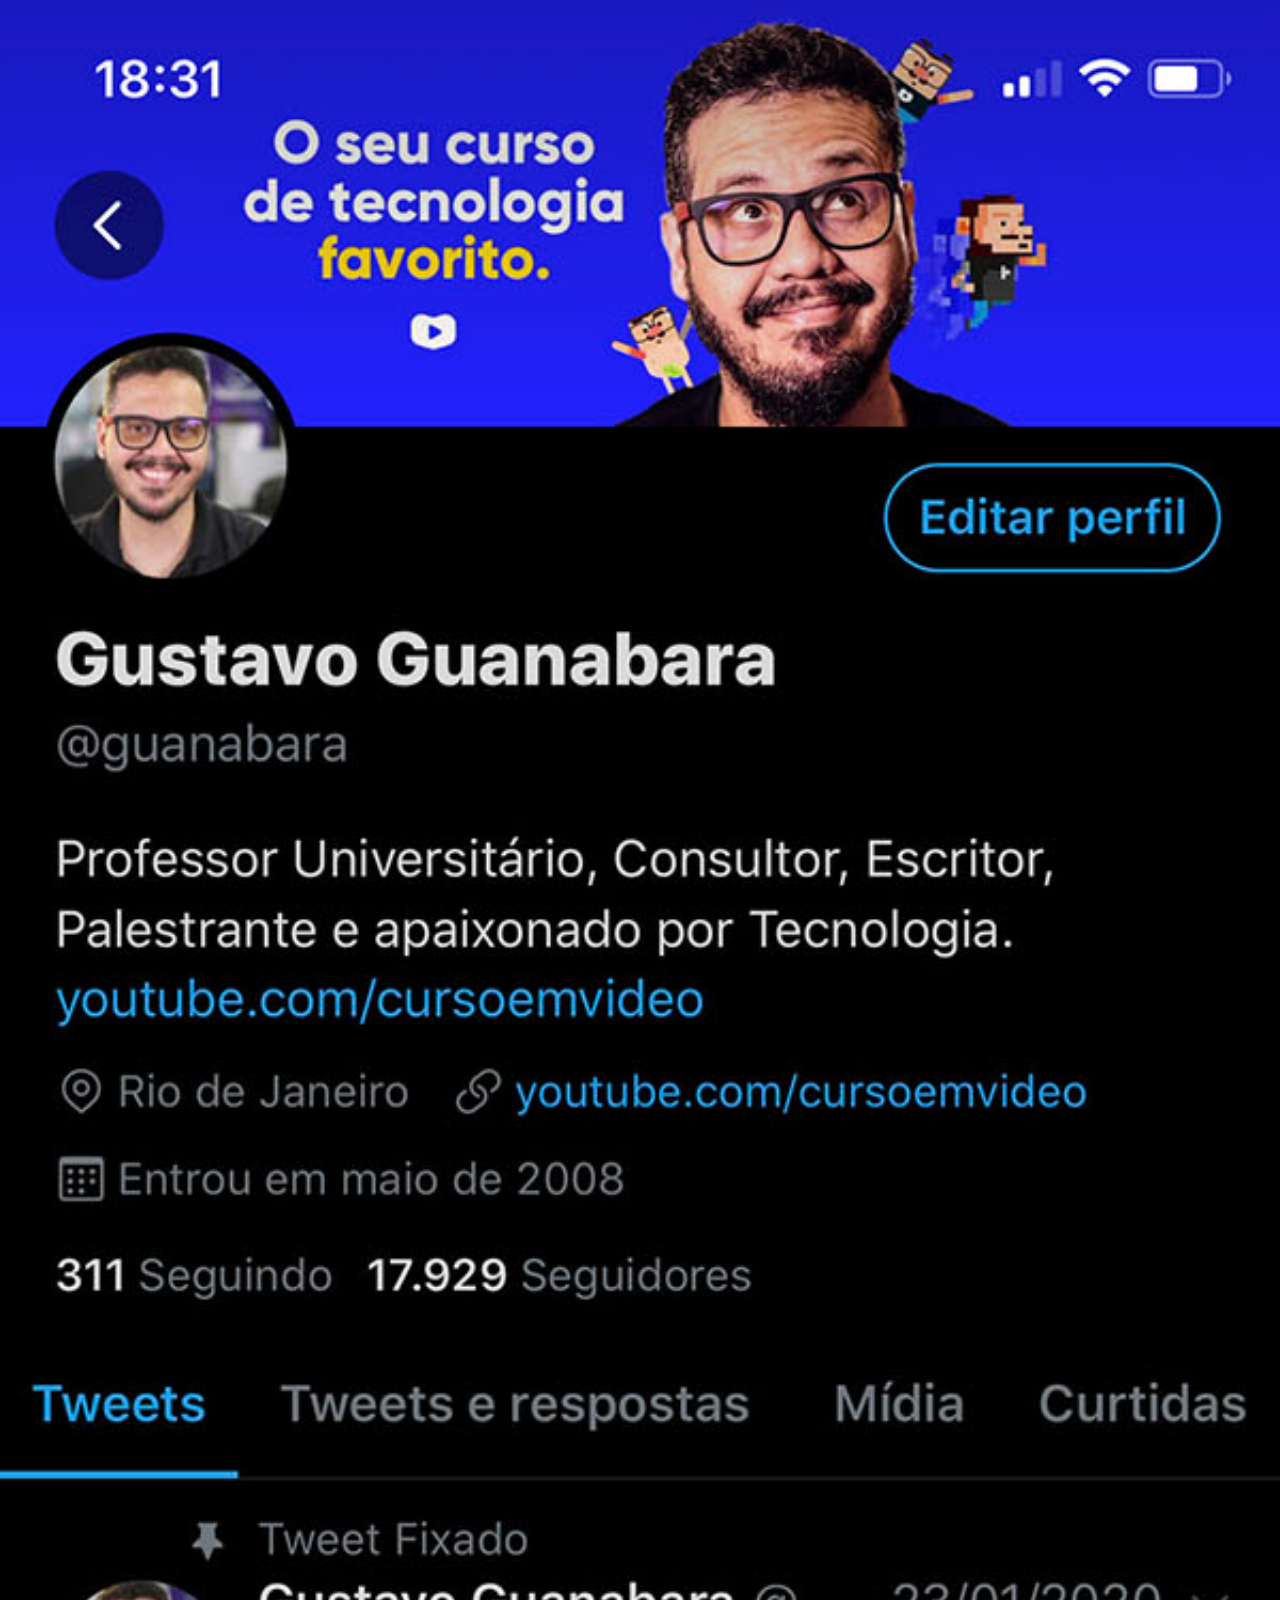
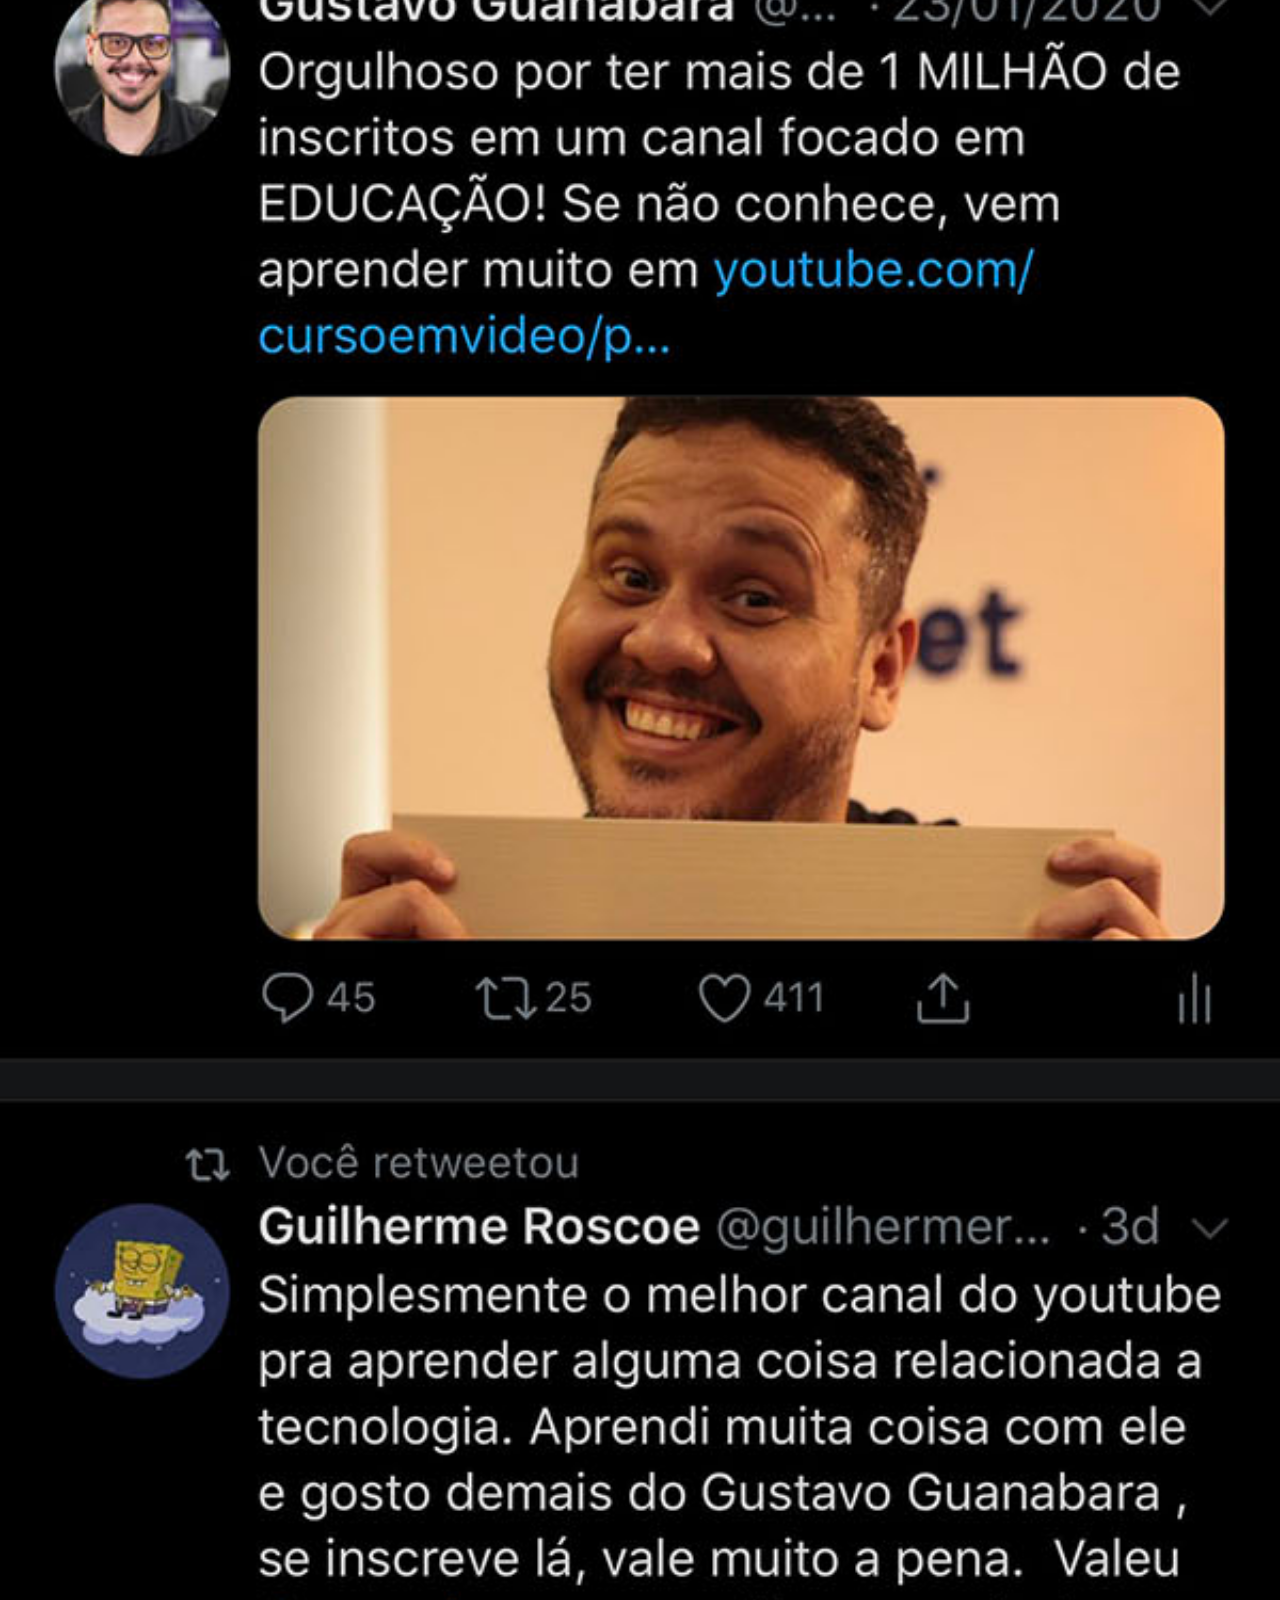
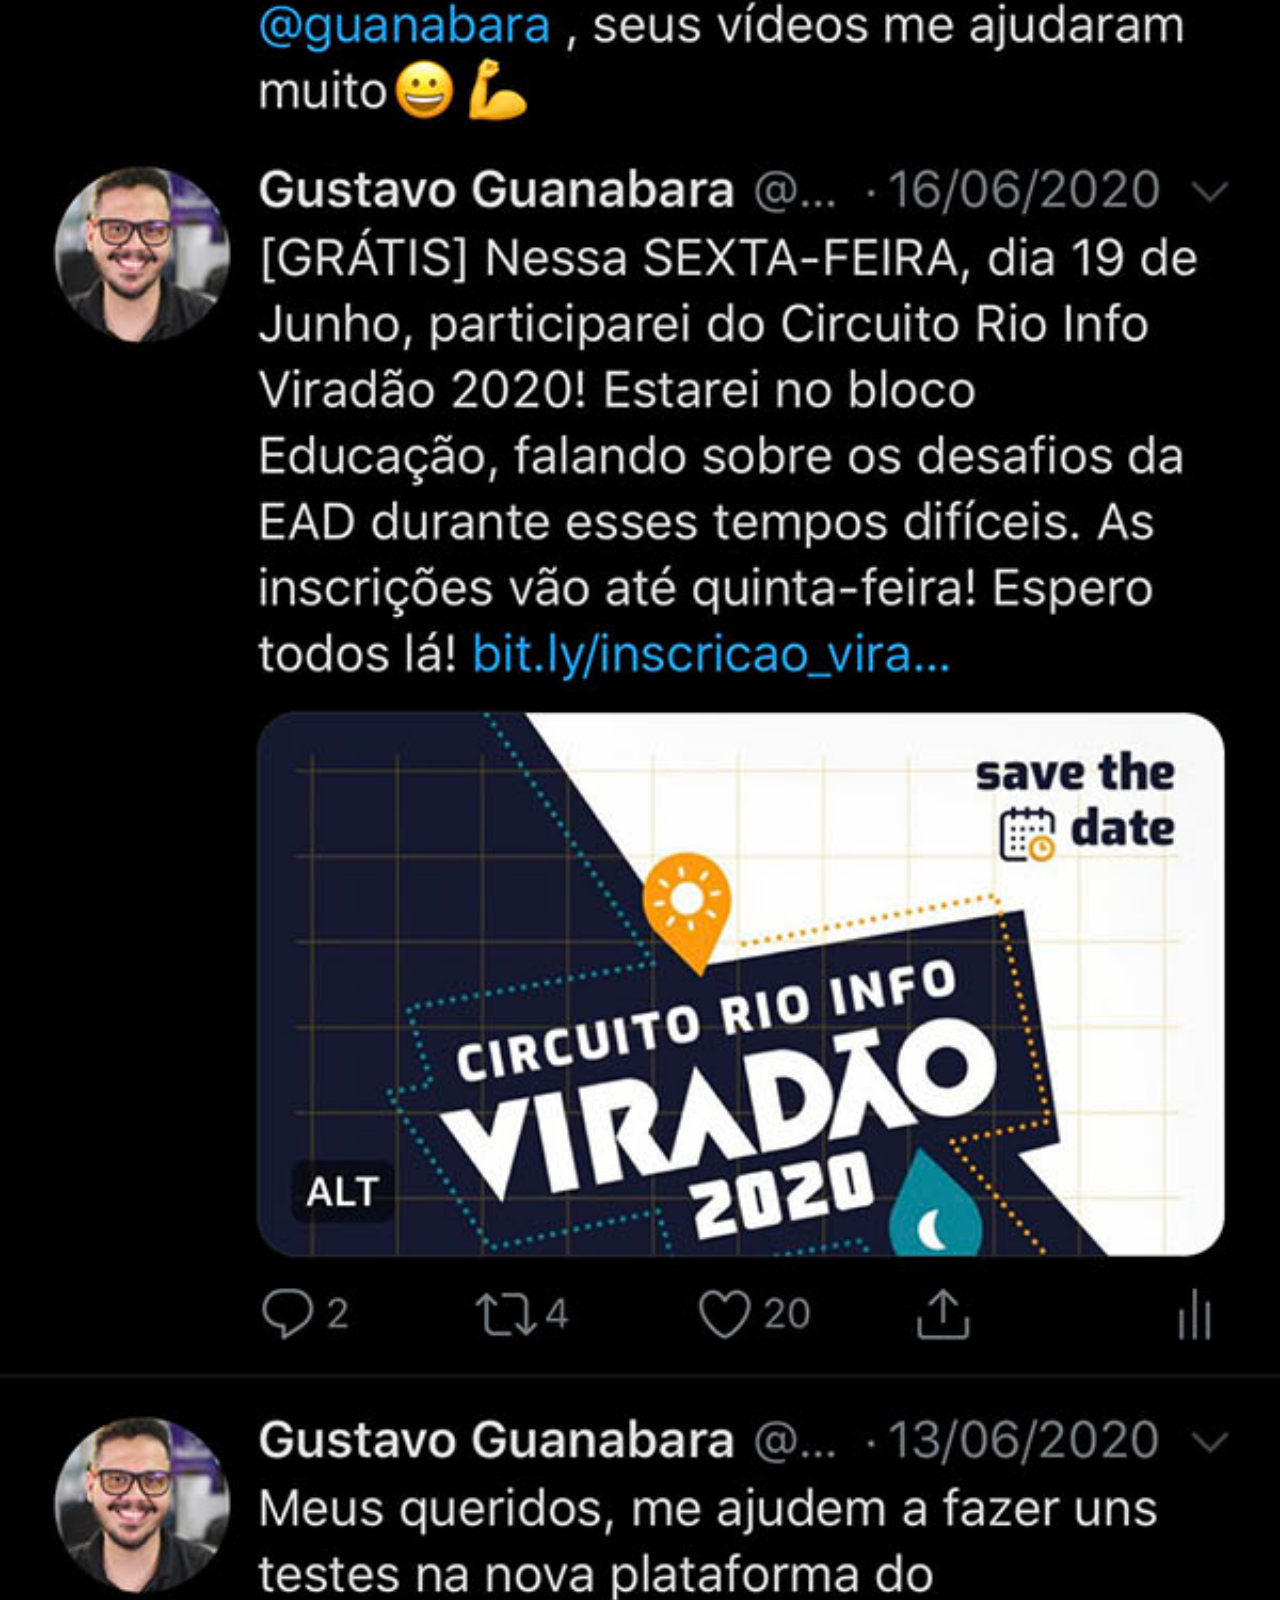
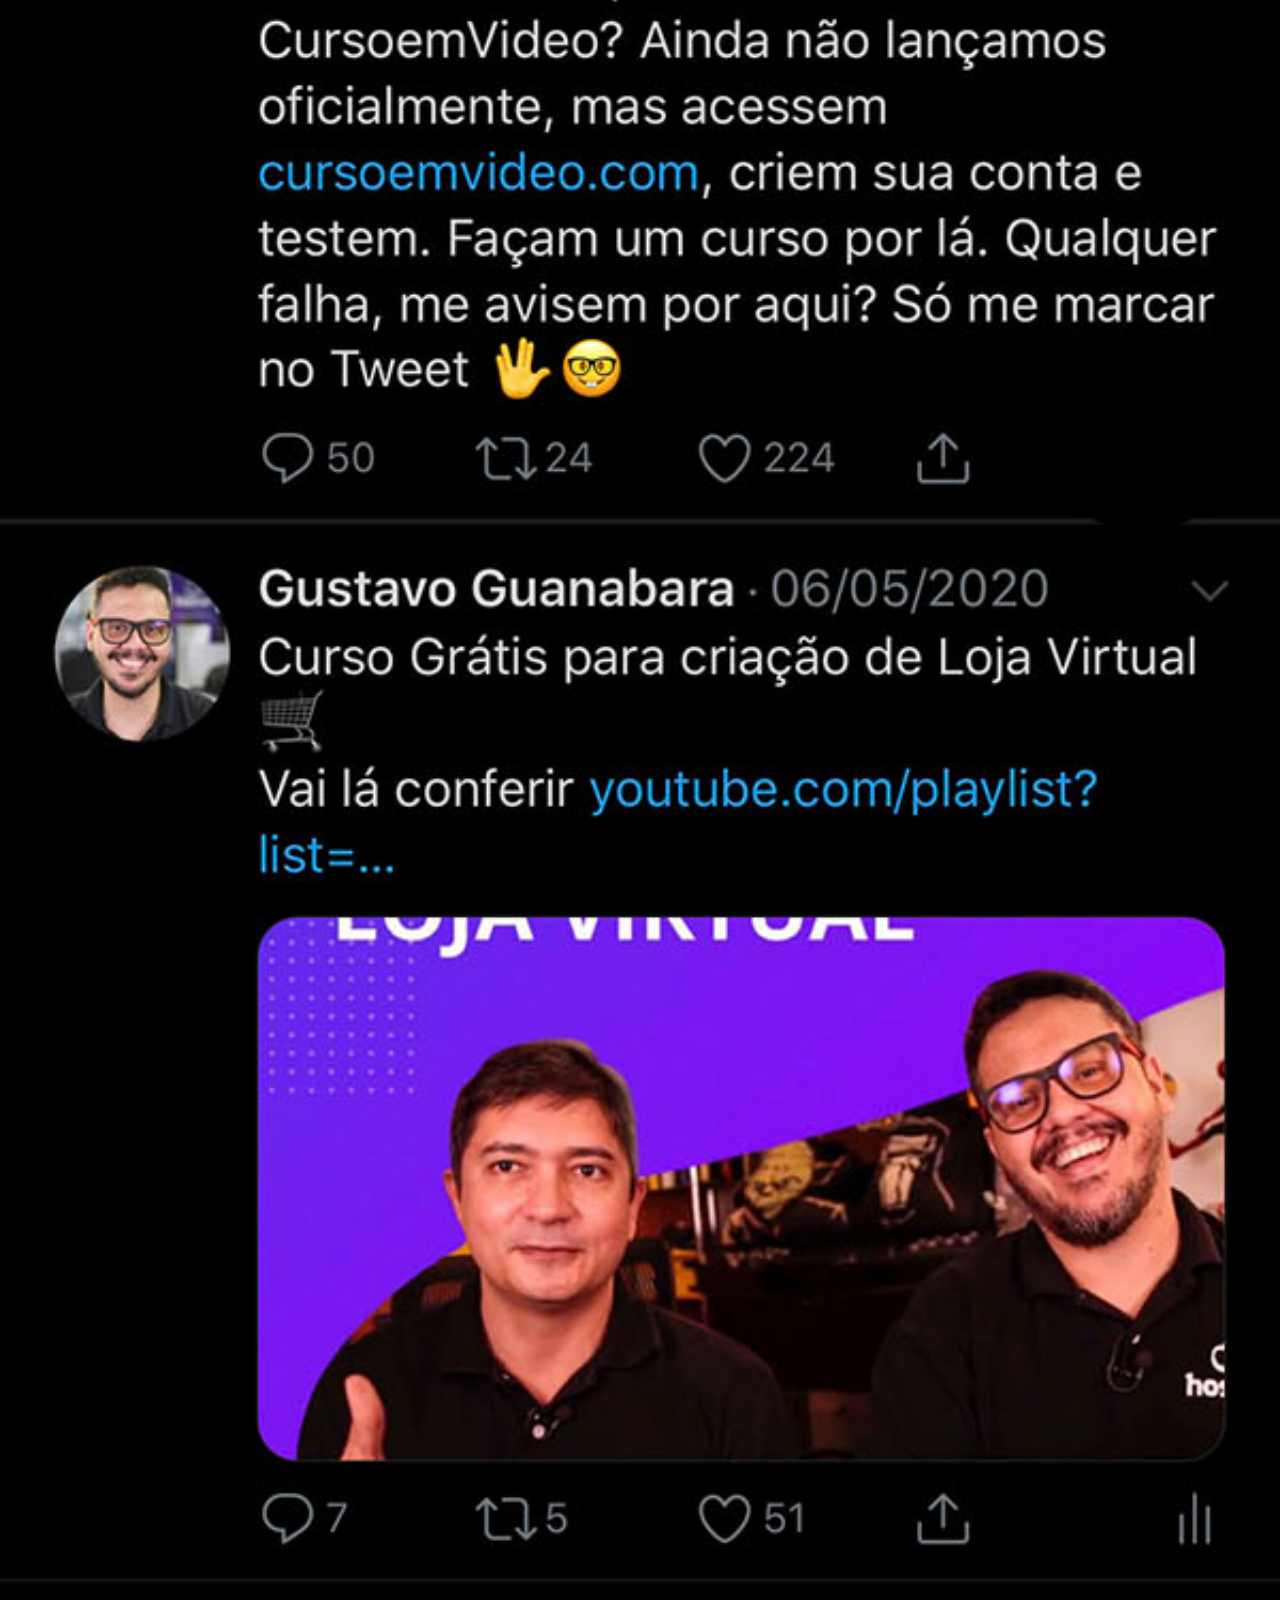
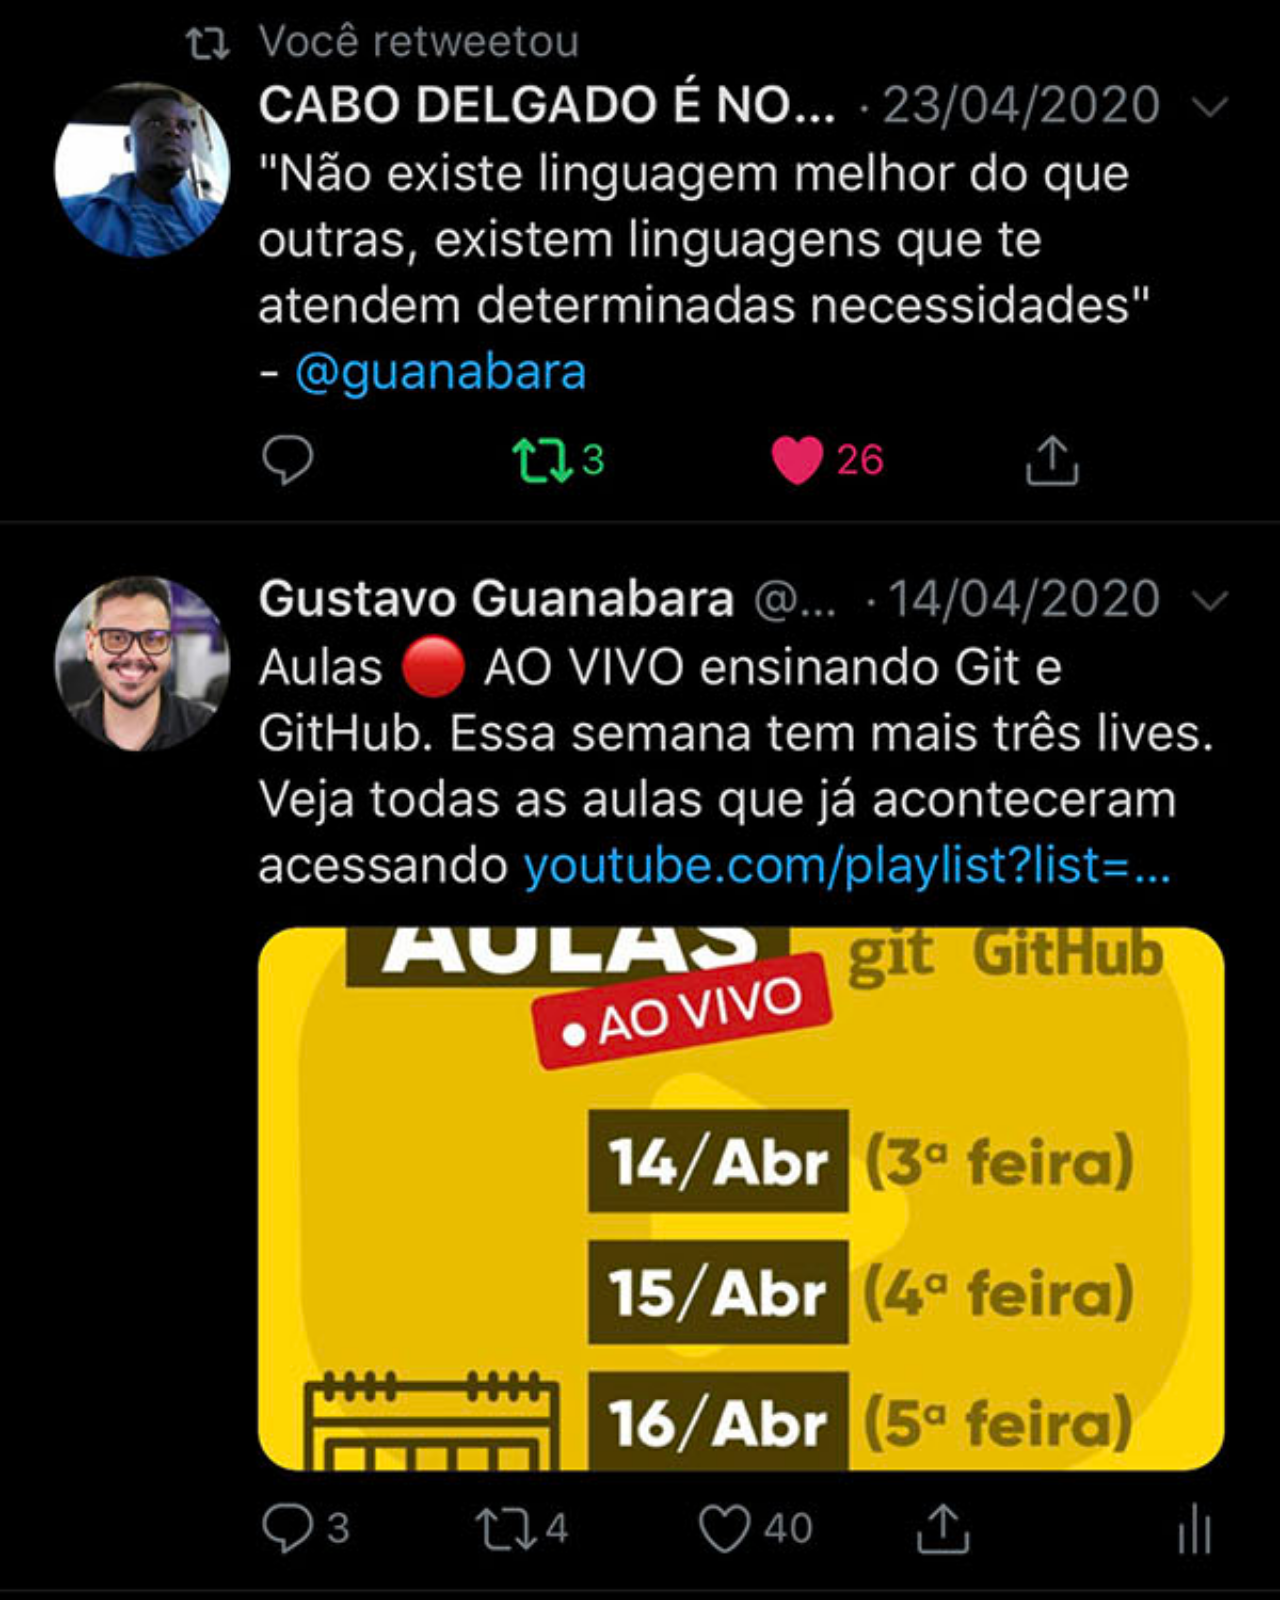
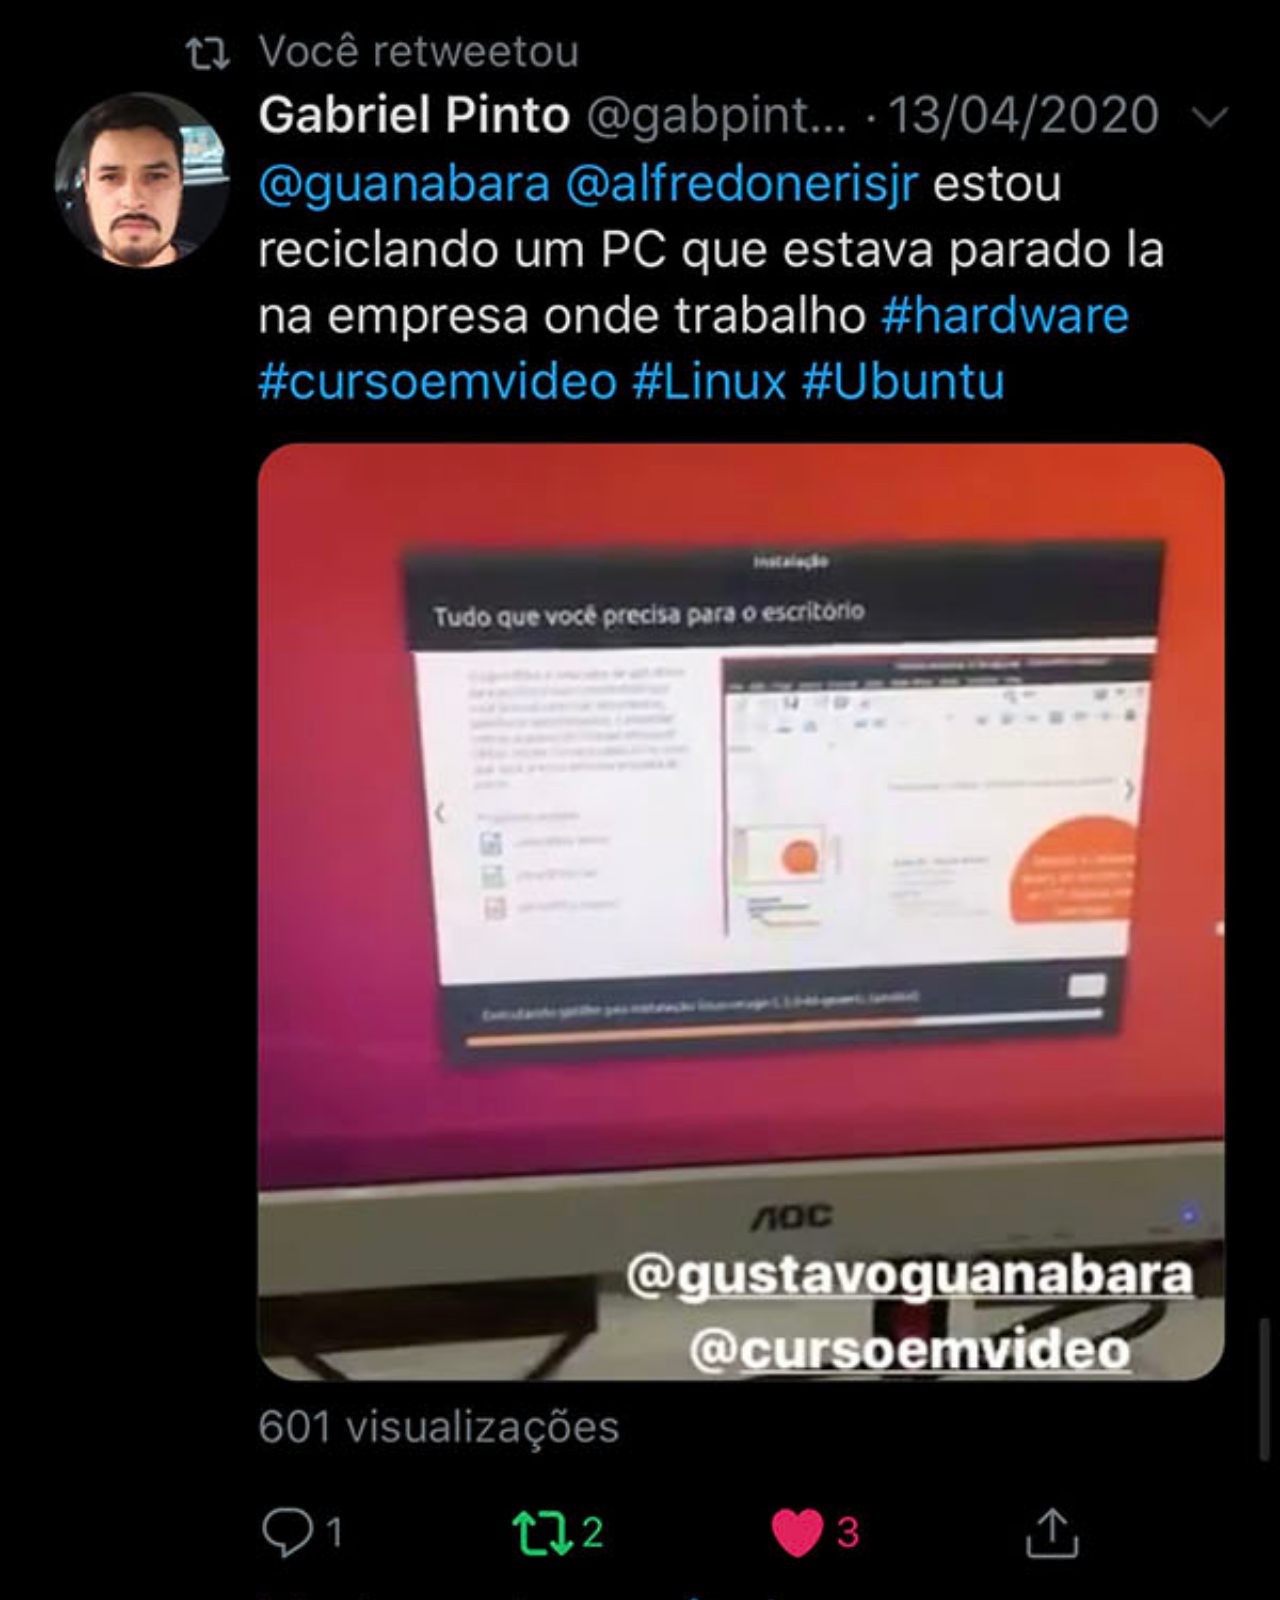
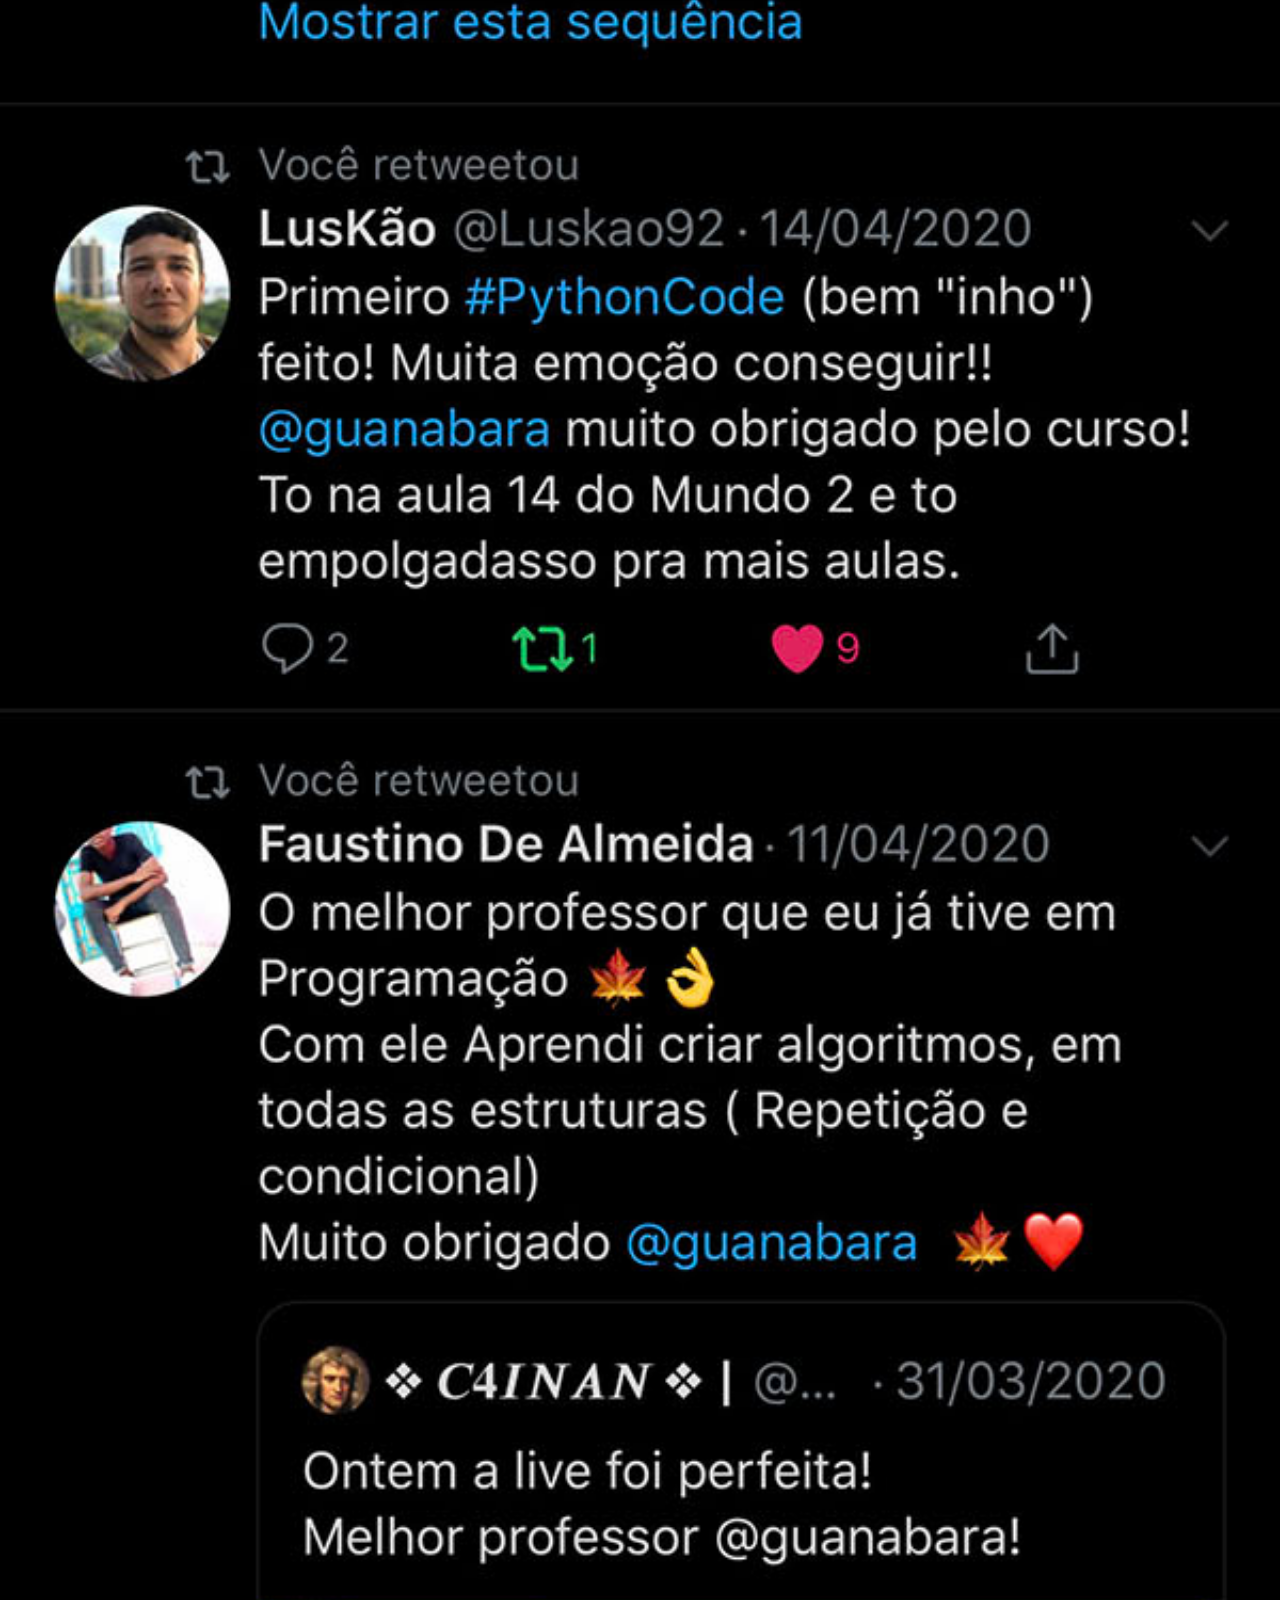
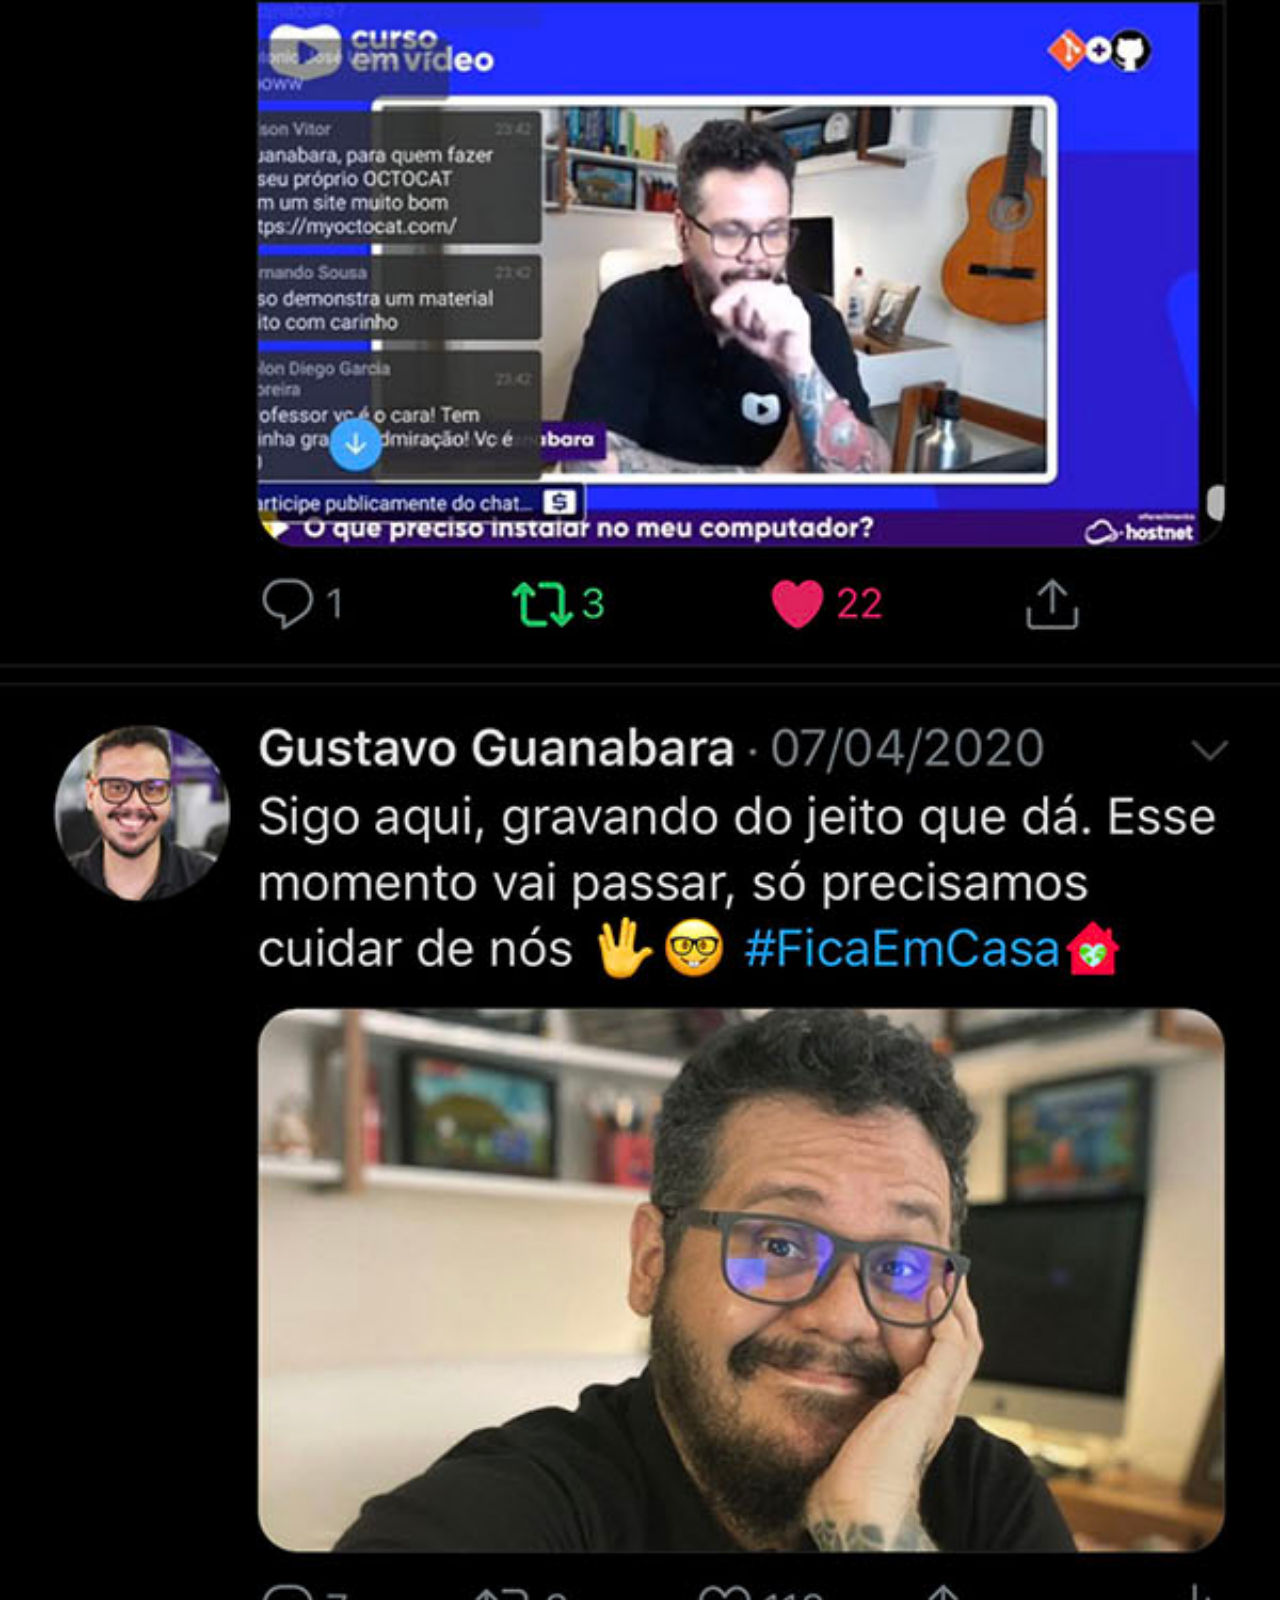
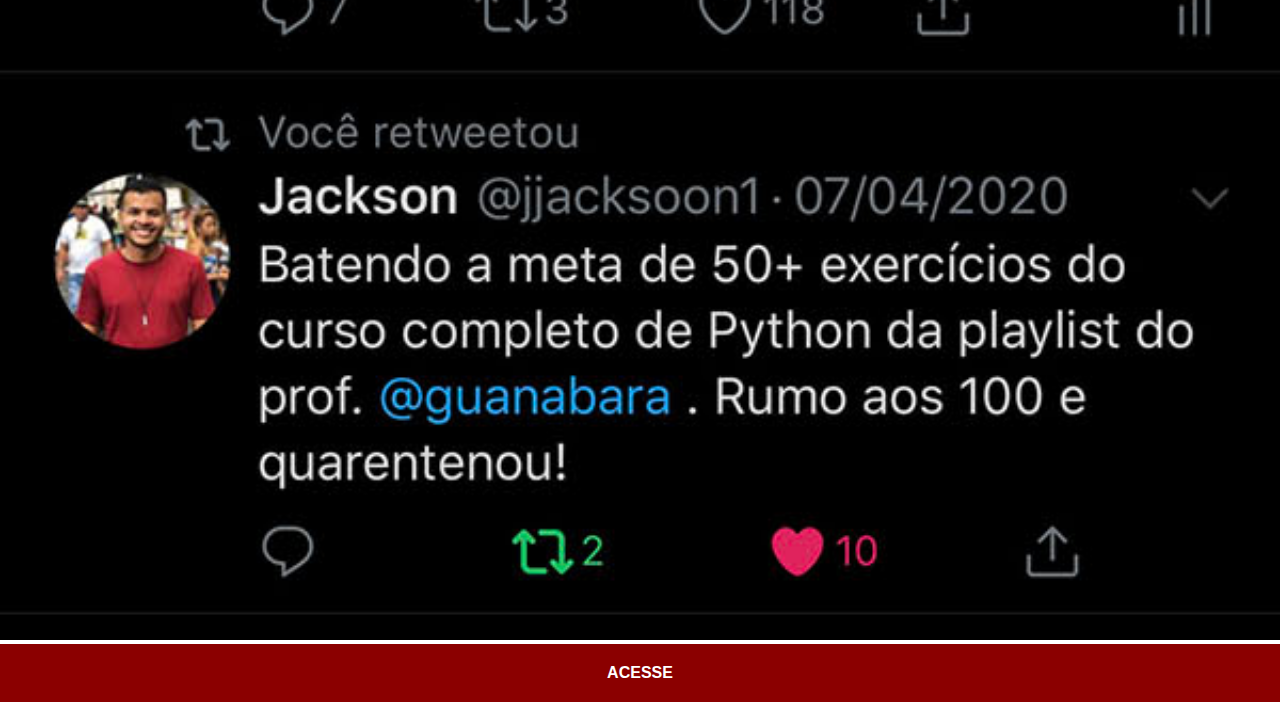
<file: siteSociais/twiter.html>
<!DOCTYPE html>
<html lang="pt-br">
<head>
    <meta charset="UTF-8">
    <meta http-equiv="X-UA-Compatible" content="IE=edge">
    <meta name="viewport" content="width=device-width, initial-scale=1.0">
    <title>Twiter</title>
    <link rel="stylesheet" href="social.css">
</head>
<body>
    <img src="pacote-d013/imagens/tela-twitter.jpg" alt="">
    <a href="https://twitter.com/guanabara" target="_blank" rel="noopener noreferrer">ACESSE</a>
    
</body>
</html>
</file>
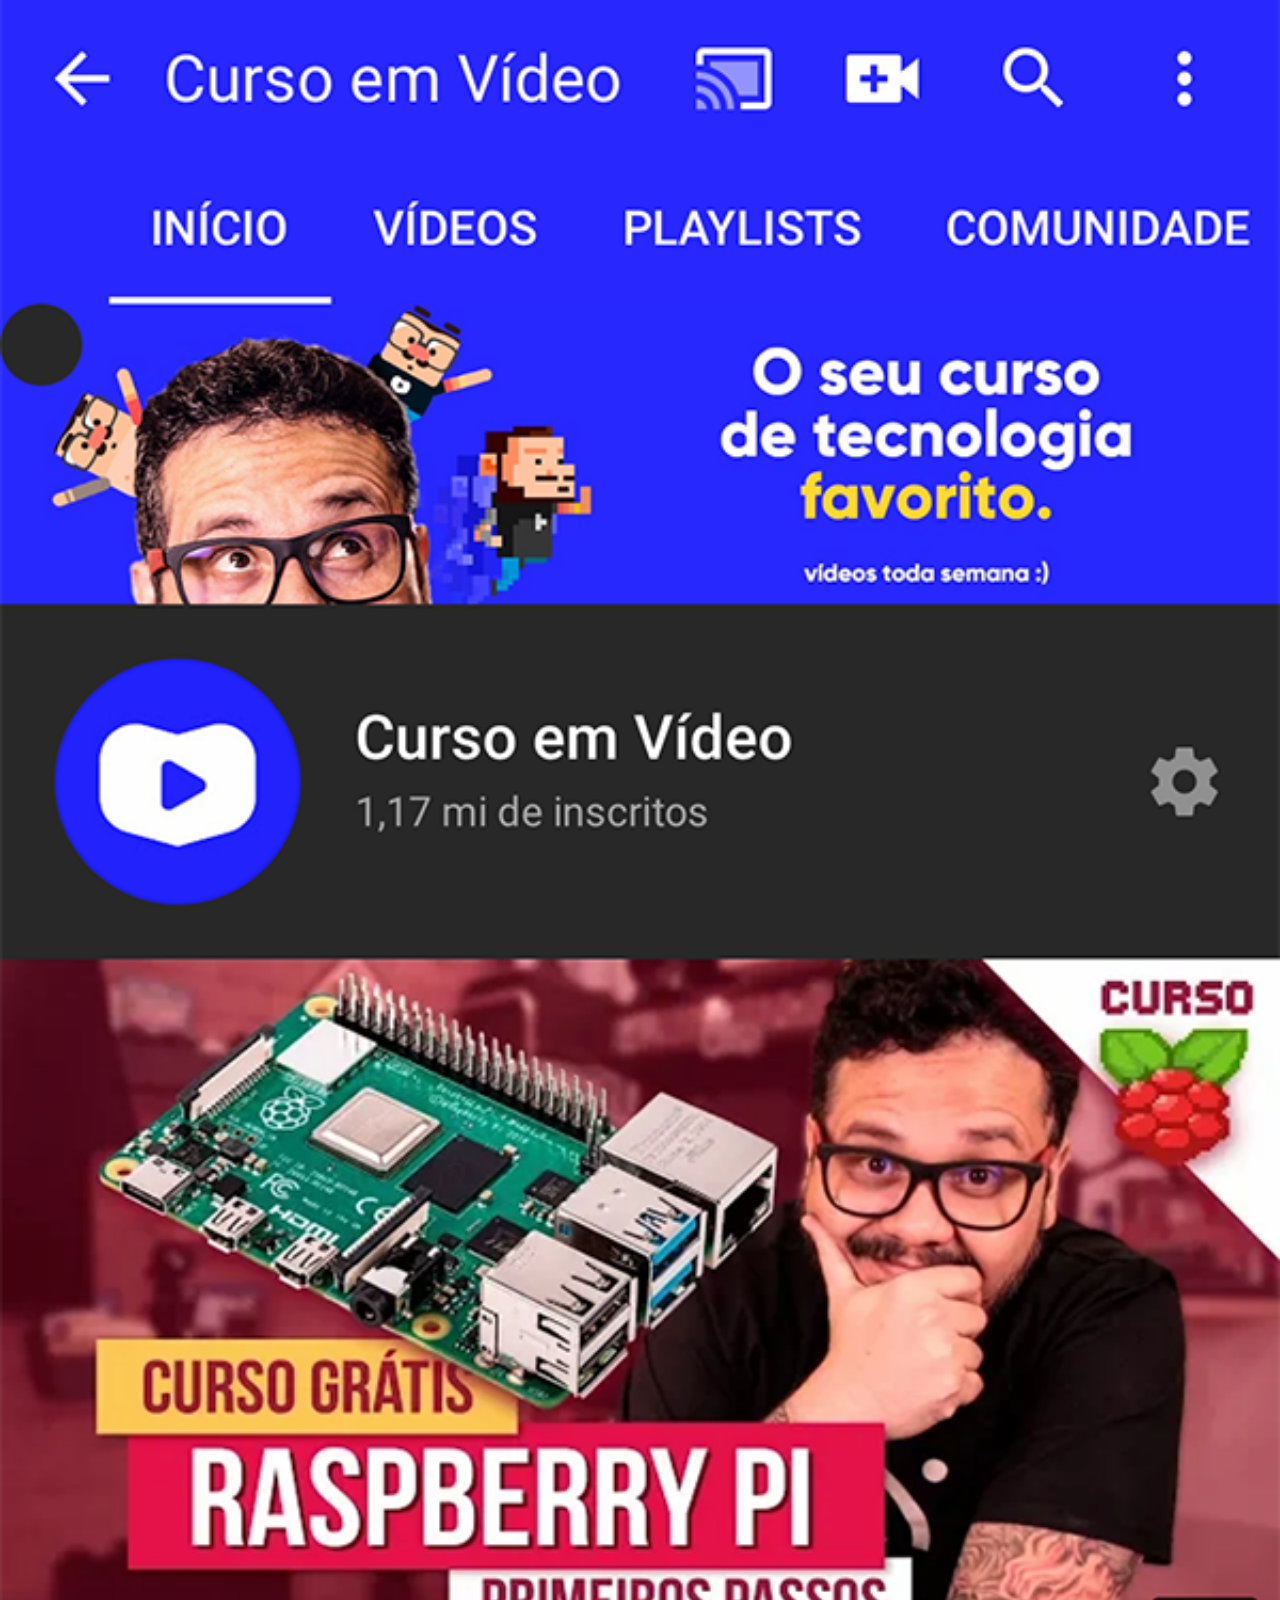
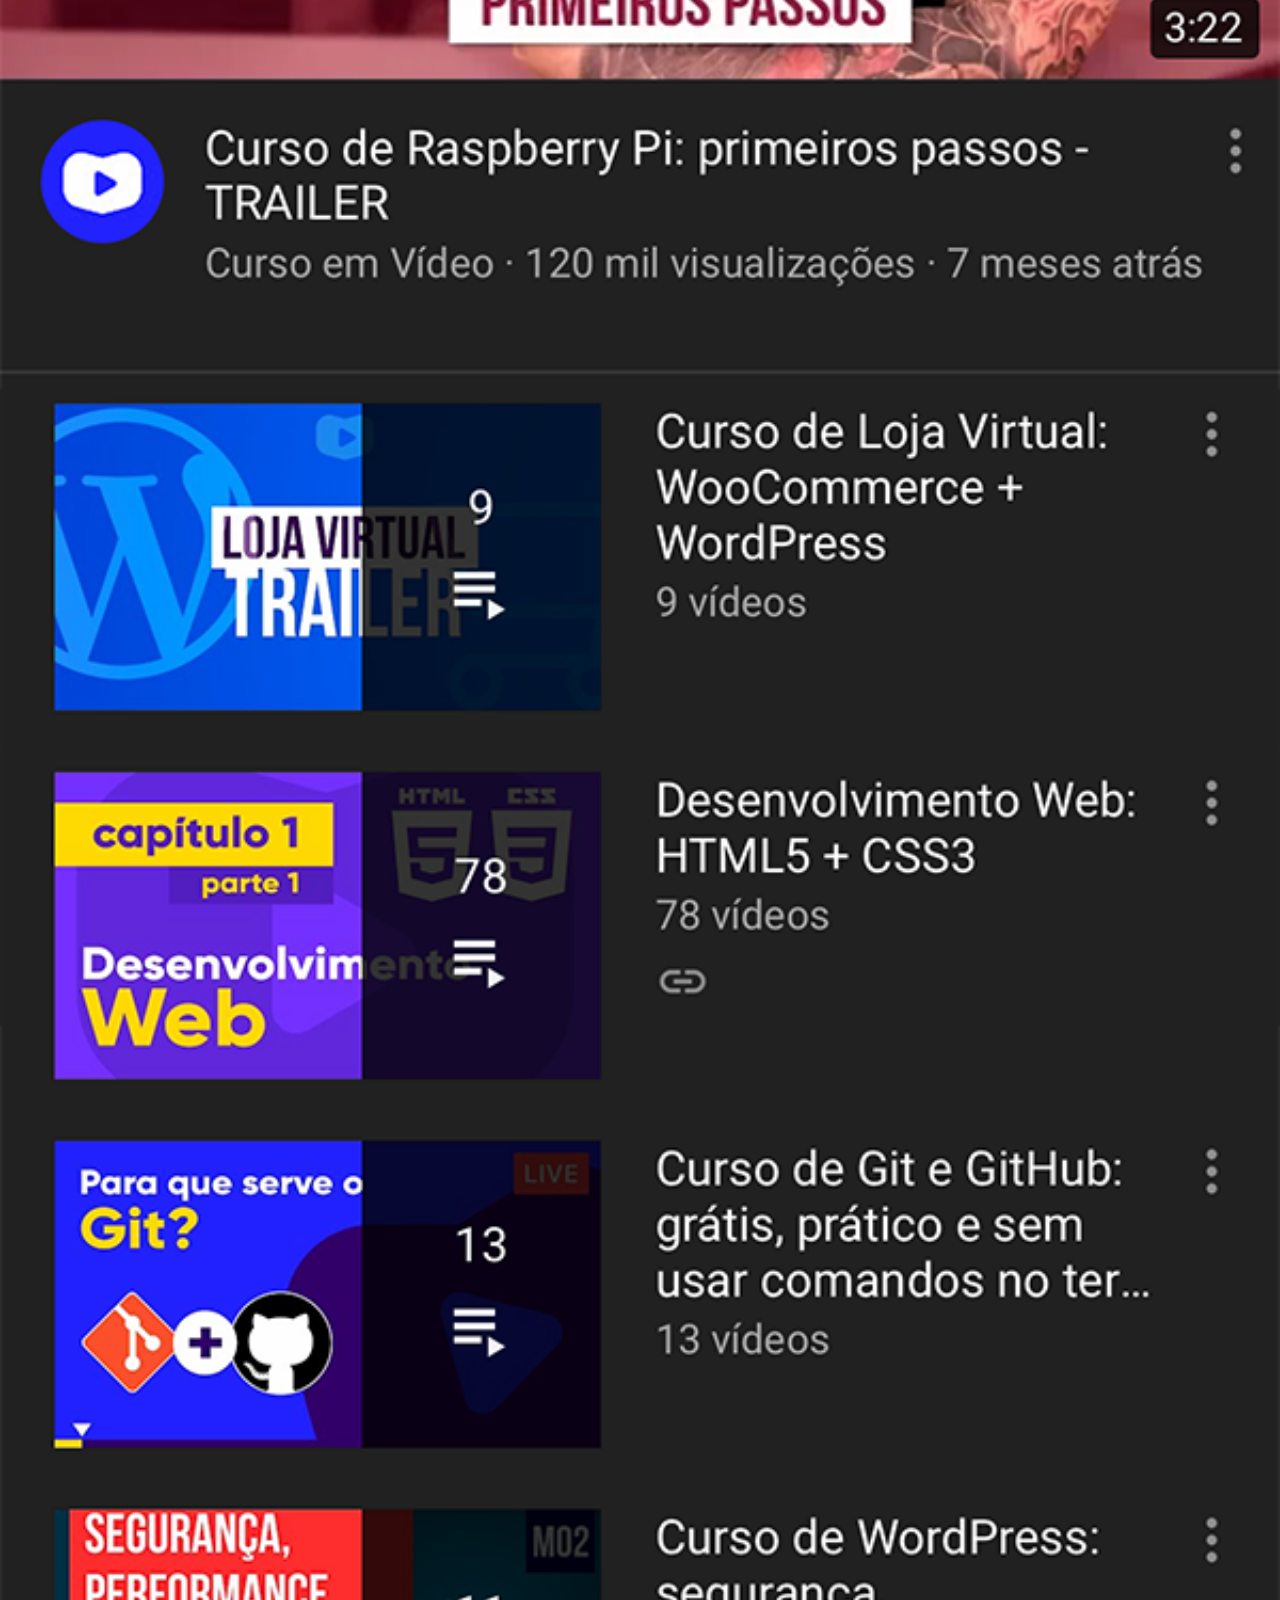
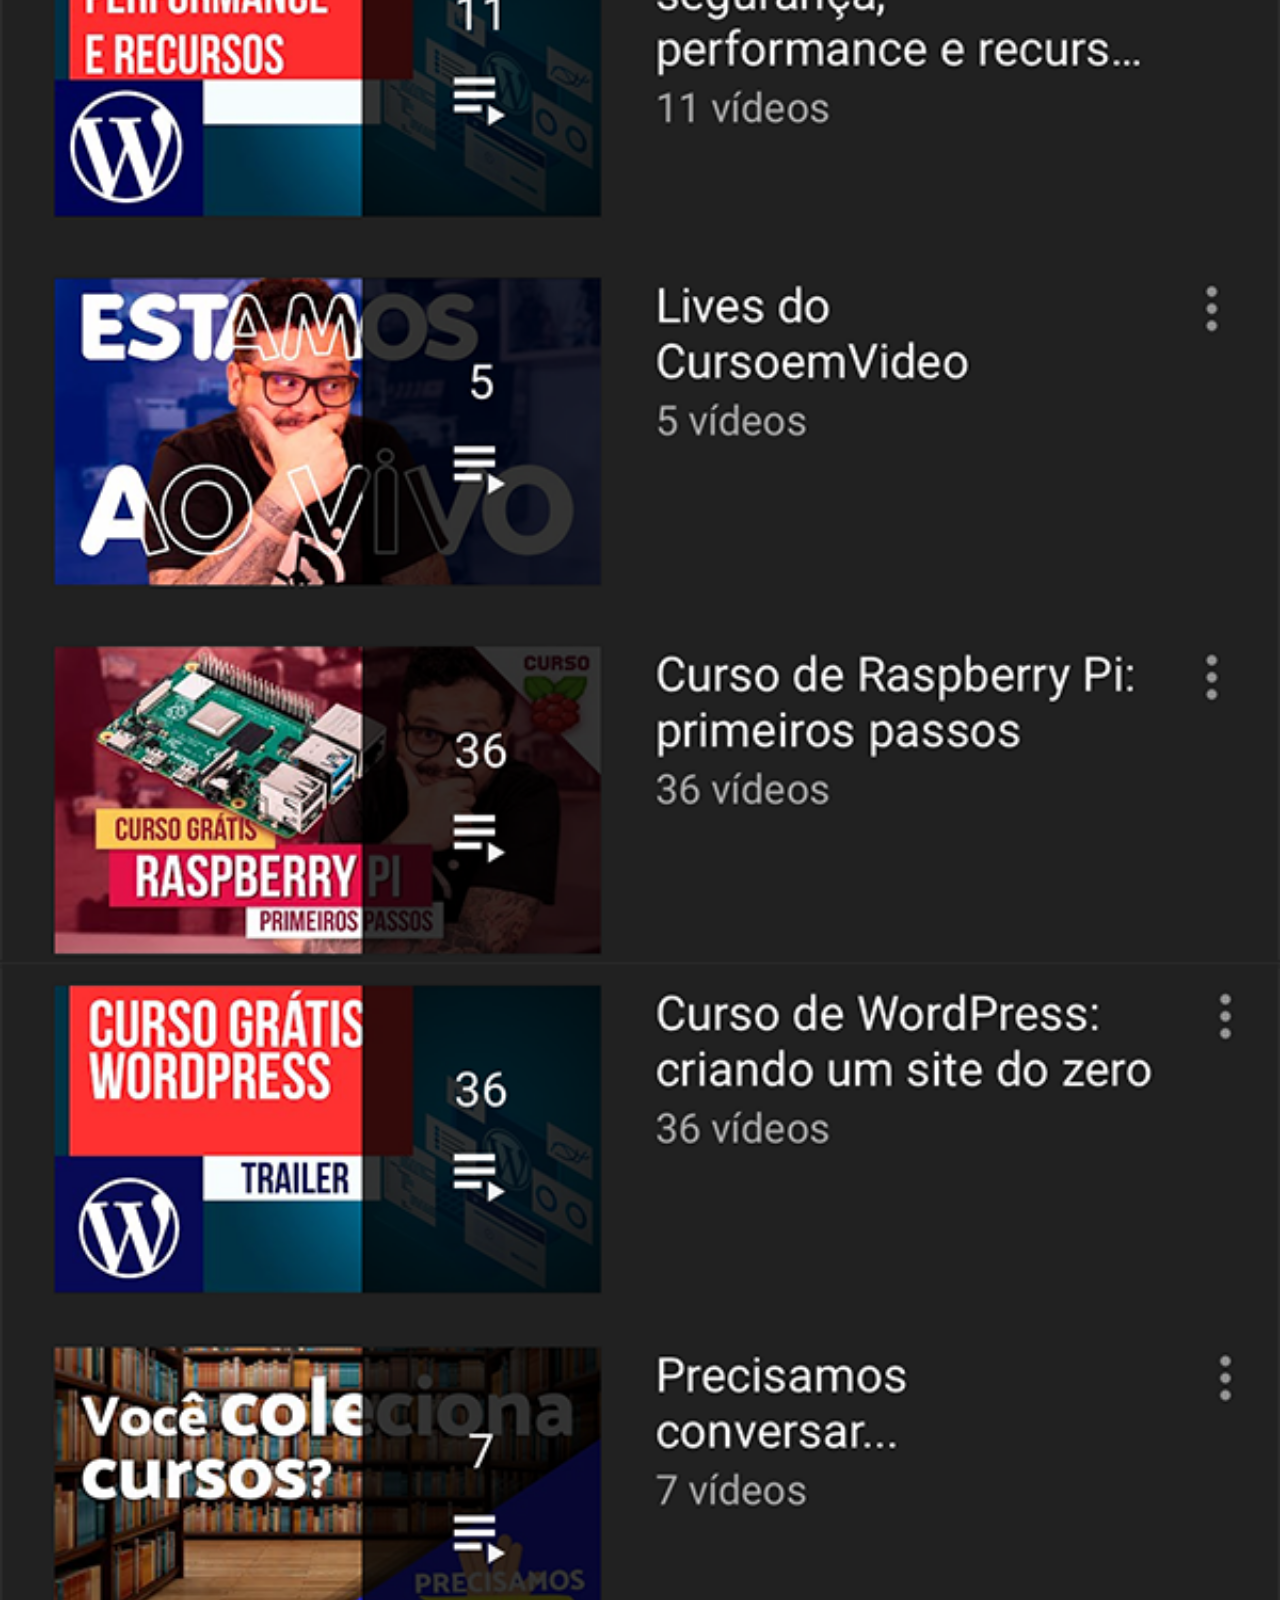
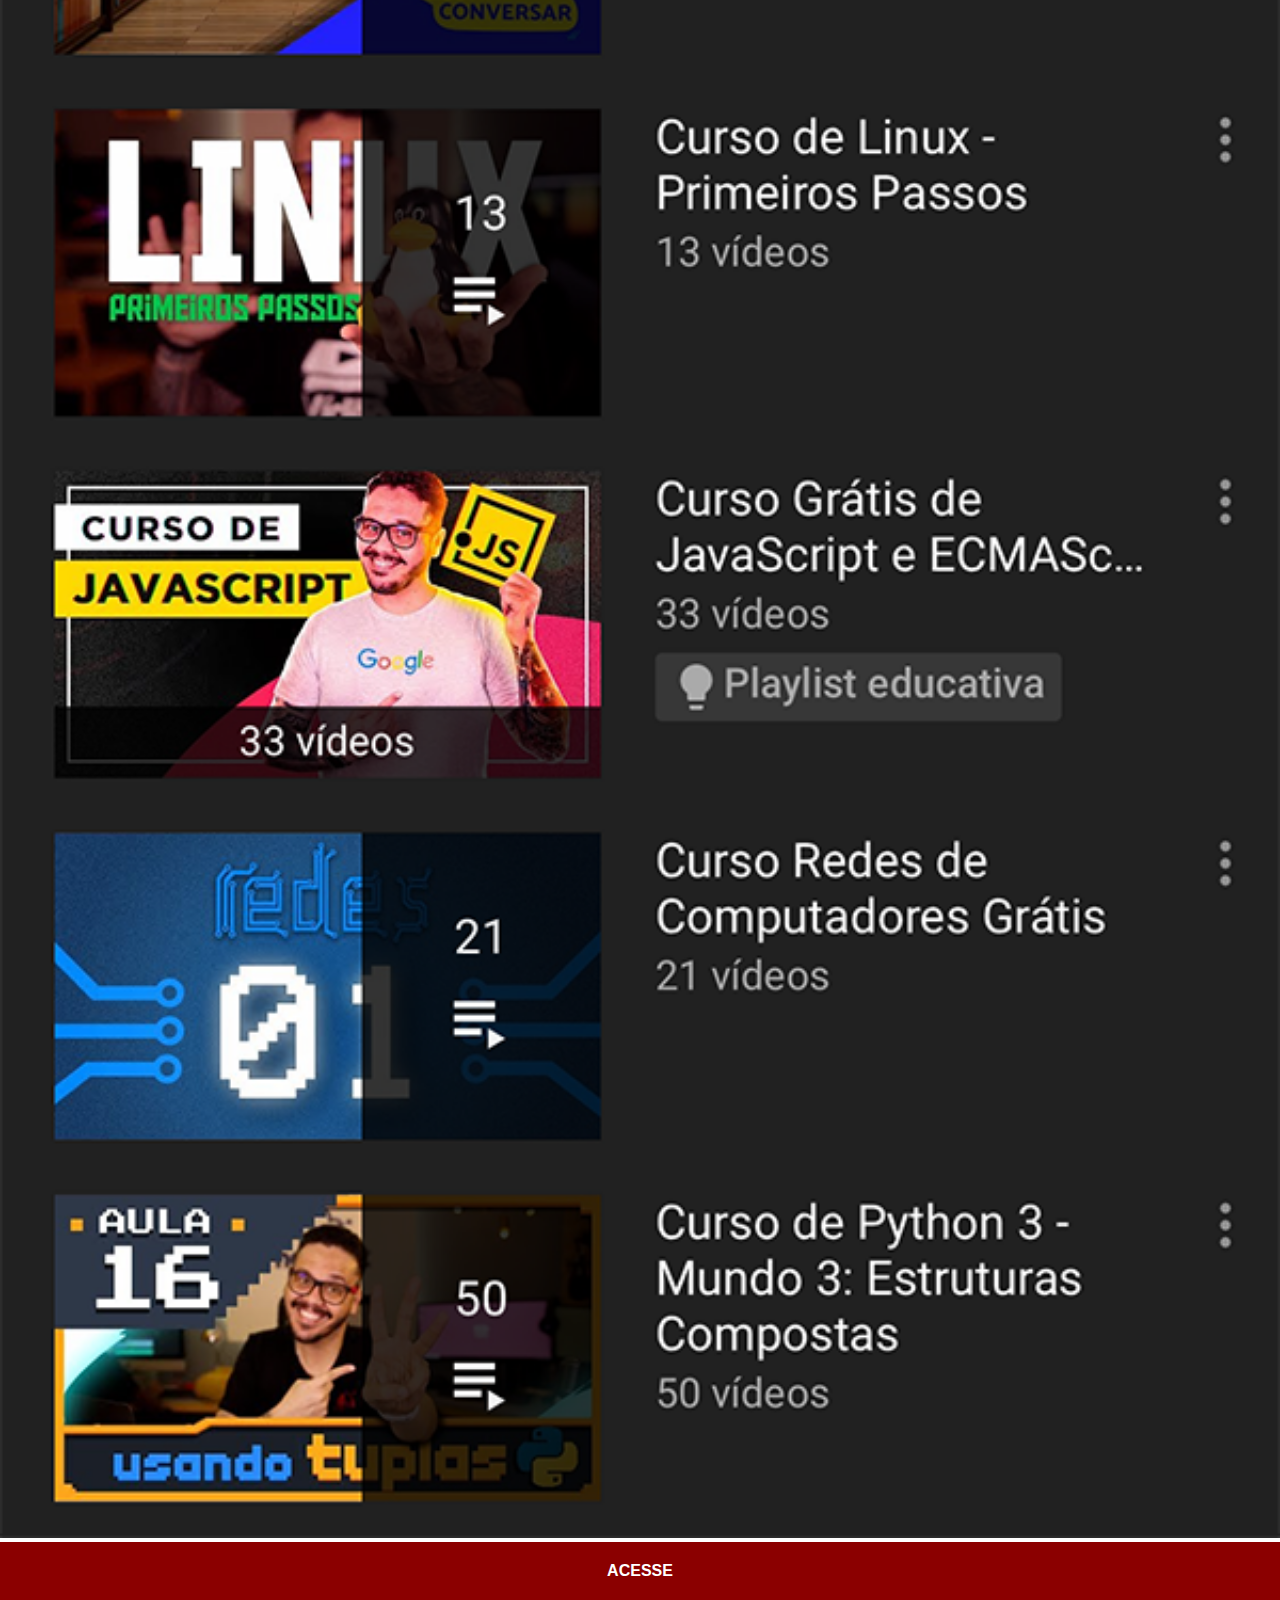
<file: siteSociais/youtube.html>
<!DOCTYPE html>
<html lang="pt-br">
<head>
    <meta charset="UTF-8">
    <meta http-equiv="X-UA-Compatible" content="IE=edge">
    <meta name="viewport" content="width=device-width, initial-scale=1.0">
    <title>YouTube</title>
    <link rel="stylesheet" href="social.css">

</head>
<body>
    <img src="pacote-d013/imagens/tela-youtube.png" alt="">
    <a href="https://www.youtube.com/@CursoemVideo" target="_blank" rel="noopener noreferrer">ACESSE</a>
    
</body>
</html>
</file>
<file: Relogiodinamico/style.css>
@import url('https://fonts.googleapis.com/css2?family=Open+Sans&display=swap');

*{
    padding: 0px;
    margin: 0px;
    font-family: 'Opens Sans', sans-serif;
}
body{
    height: 100vh;
    background: linear-gradient(120deg , #ffe53bd8,#ff2525da);
    display: flex;
    align-items: center;
    justify-content: center;
}
.relogio{
    display: flex;
    align-items: center;
    justify-content: space-around;
    height: 200px;
    width: 550px;
    background: transparent;
    border-radius: 3px;
    box-shadow: 0px 8px 10px rgba(0, 0 , 0, .5);
}

.relogio div {
    height: 170px ;
    width: 150px;
    display: flex;
    flex-direction: column;
    align-items: center;
    justify-content: center;
    color: white;
    background-color: rgba(5, 5 , 5, .9);
    box-shadow: 5px 5px 15px rgba(0, 0 , 0, .7);
    border-radius: 7px;
    letter-spacing: 3px;
}

.relogio span{
    font-weight: bolder;
    font-size: 60px;

}

.relogio span.tempo{
    font-size: 10px;
}
</file>
<file: site1/style.css>
@charset "utf-8";

@font-face {
    font-family:idroid ;
    src: url(site/fontes/idroid.otf);
}




body{
    background-color:#E8E6C2 ;
    
}
header{
    width: auto;
    height: 250px;
    background-image: linear-gradient(to top,#003a1b,#24aa5e);
    color: white;
    font-family: Arial, Helvetica, sans-serif;
    margin: 0px;
    padding: 0px;
    
    
}
h1{
    padding-top: 20px;
    text-align: center;
    font-family: system-ui, -apple-system, BlinkMacSystemFont, 'Segoe UI', Roboto, Oxygen, Ubuntu, Cantarell, 'Open Sans', 'Helvetica Neue', sans-serif;
    font-weight: bold;
}

p#header{
    text-align: center;
    padding-top: 30px;
    font-family: Arial, Helvetica, sans-serif;
    font-size: 16;
}

nav{
    text-align: left;
    padding-left: 30px;
    margin-bottom: 10px;
    margin-top: 90px;
    font-size: 14px;
    
}
span{
    padding-left: 7px;
    padding-right: 7px;
    color: #61b485;
    
}
span#destaque{
    font-weight: bold;
    color: #044019;

}

span#nav1:hover{
    background-color:#1F8A4D ;
    width: 50px;
    height: 20px;
    border-radius: 4px;
    color: #044019;
}
main{
    background-color: white;
    height: 100%;
    width: 80%;
    margin-left: auto;
    margin-right: auto;
    margin-top: 0px;
    
}
h2{
    font-family:idroid ;
    margin: auto;
    padding: auto;
    padding-top: 20px;
    padding-left: 15px;
}

p#main{
    font-family: basker;
    font-size: 18px;
    font-weight: lighter;
    text-align: justify;
    text-indent: 20px;
    letter-spacing: 1px;
    word-spacing: 5px;
    padding-left: 10px;
    font-family: Arial, Helvetica, sans-serif;
    line-height: 30px;
    text-indent: 30px;
}
p#header{
    font-weight: bold;
}


h3{
    font-family: idroid;
    background-image: linear-gradient(to right,#5DF597,white);
    padding-left: 15px;
    
}

a{
    background-color: #83e1ad;
    text-decoration: none;
}

a:hover{
    text-decoration: underline;
    color: #1F8A4D;
}
div{
    margin-left: 20px;
    margin-right: 20px;
}

div#img{
    text-align: center;
    width: 100%;
}



img#irina{
    width: 100%;
    padding-right: 20px;
}

div#video{
    background-color: #044019;
    width: 100%;
    height: 600px;
    text-align: center;



}
iframe{
    margin-top: 50px
}

aside{
    background-color: #83e1ad;
    padding: 10px;
    border-radius: 10;
    box-shadow: 3px 3px 8px rgba(0, 0, 0, 0.281);
    margin-top: 20px;
}

aside > h4{
    background-color: #1a5c37 ;
    color: white;
    padding: 10px;
    margin: -10px -10px 0px -10px;
    border-radius: 10px 10px 0px 0px
}
h4{
    display: block;
    font-size: 1.17em;
    margin-block-start: 1em;
    margin-block-end: 1em;
    font-weight: bold;
}

ul{
    display: block;
    margin-block-start: 1em;
    margin-inline-end: 1em;
    margin-inline-end: 0px;
    margin-inline-start: 0px;
    padding-inline-start: 40px
}
</file>
<file: site2/style.css>
@charset "UTF-8";

@import url('https://fonts.googleapis.com/css2?family=Passion+One&display=swap');

@import url('https://fonts.googleapis.com/css2?family=Sriracha&display=swap');

:root{
    --fonte1: Verdana, Geneva , Tahoma , sans-serif;
    --fonte2: 'Passion One', cursive;
    --fonte3: 'Sriracha', cursive;
}


*{
    margin: 0px;
    padding: 0px;
}

html, body{
    font-family: var(--fonte1);
    min-height: 100vh;
    background-color: darkgray;
}

header{
    background-color: black;
    color: white;
    text-align: center;
}

header > h1 {
    padding-top: 50px;
    font-variant: small-caps;
    font-family: var(--fonte2);
    font-size: 6vw;
}

header > p {
    padding-bottom: 50px;
}

a{
    color: white;
    text-decoration: none;
    font-weight: bolder;
}

a:hover{
    text-decoration: underline;
}

section{
    padding-top: 10vh;
    padding-bottom: 10vh;
    line-height: 2em;
    padding-left: 30px;
    font-family: var(--fonte3);
    font-size: 3.5vw;
}

section > p {
    padding-bottom: 2em;
}

section.normal{
    background-color: white;
    color: black;
}

section.imagem{
    background-color: rgb(51, 51, 51);
    color: white;
    box-shadow: inset 6px 6px 13px 0px rgba(0, 0, 0, 0.452);
    background-attachment: fixed;
    
    background-size: cover;


}

section.imagem > p {
    background-color: rgba(0, 0, 0, 0.253);
    display: inline-block;
    padding: 5px;
    text-shadow: 2px 2px 0px black;

}

section#img01{
    background-image: url(imagens/background001.jpg);
    background-position: right center;
    background-size: cover;

}

section#img02{
    background-image: url(imagens/background002.jpg);
    background-size: cover;

}





footer{
    background-color: black;
    color: white;
    text-align: center;
    padding: 10px;

}
</file>
<file: siteHP/style.css>
@charset "UTF-8";

@import url('https://fonts.googleapis.com/css2?family=Bebas+Neue&display=swap');

@import url('https://fonts.googleapis.com/css2?family=Bruno+Ace+SC&display=swap');

@import url('https://fonts.googleapis.com/css2?family=Lato&display=swap');

*{
    margin: 0px;
    padding: 0px;
}

body{
    background-color: #E8E6C2;
    background-image: url(Imagens/wallpaper002.jpg);
    background-attachment: fixed;
    background-repeat: no-repeat;
    background-size: 100%;
}
header{
    background-image: linear-gradient(to top,#1B4759,#43B0DF);
    width: 100%;
    height: 190px;
    text-align: center;
    padding-top: 60px;
}

header > h1{
    color: white;
    font-family: "Bebas Neue";       
}

main{
    min-height: 300px;
    max-width: 1000px;
    background-color: white;
    width: 80%;
    height: 100%;
    margin-left: auto;
    margin-right: auto;
    margin-bottom: 50px;
    padding-top: 20px;
    padding-left: 20px;
    padding-right: 20px;
}

main img{
    width: 30%;
    margin-right: auto;
    margin-left: auto;
    
}


.conteiner{
    display: flex;
}




h2{
    font-family: "Bruno Ace SC";
    background-image: linear-gradient(to right,#19B5F7,white);
    border-radius: 5px;
    margin-bottom: 10px;
    width: 100%;
    height: 10%;
    
}

h2 > h2#fade-r{
    background-image: linear-gradient(to bottom,#19B5F7,white);
    padding-left: 10px;
    padding-bottom: 10px;
    margin-bottom: 10px;
}

p#p{
    padding: 10px 10px 10px 10px;
    font-family: "Lato";
    text-indent: 20px;
    letter-spacing: 1px;
    word-spacing: 5px;
    line-height: 25px;
    text-align: justify;
    border: 2px solid #4EF5AB;
    border-radius: 10px;
    margin: 10px 10px 10px 10px;
    
}
</file>
<file: siteSociais/style.css>
@charset "UTF-8";

*{
    margin: 0px;
    padding: 0px;
    font-family: Arial, Helvetica, sans-serif;
}
html,body{
    height: 100vh;
    width: 100vw;
    background-color: black;
}
body{
    background: url(pacote-d013/imagens/fundo-madeira.jpg) no-repeat top center;
    background-size: cover;
    background-attachment: fixed;
}

main{
    height: 100vh;
    position: relative;
}

section#telefone{
    position: absolute;
    top: 50%;
    left: 50%;
    transform: translate(-50%,-50%);
    height: 627px;
    width: 311px;
    background: url(pacote-d013/imagens/frame-iphone.png) no-repeat;
    
}
iframe#tela{
    position: relative;
    top: 80px;
    left: 22px;
    width: 267px;
    height: 471px;
}
section#redes-sociais{
    text-align: right;
}

section#redes-sociais img{
    width: 50px;
    margin: 10px;
    border-radius: 50%;
    box-shadow: 2px 2px 5px rgba(0, 0, 0, 0.418);
    box-sizing: border-box;

}
section#redes-sociais img:hover{
    border: 2px solid rgba(255, 255, 255, 0.61);
    transform: translate(-3px,-3px);
    box-shadow: 5px 5px 10px rgba(0, 0, 0, 0.603);
    transition: transform .3s;
}
</file>
<file: siteSociais/social.css>
@charset "UTF-8";

*{
    margin: 0px;
    padding: 0px;
    font-family: Arial, Helvetica, sans-serif;
}

::-webkit-scrollbar{
    width: 0px;
    height: 0px;
}

img{
    width: 100vw;

}

a{
    display: block;
    background-color: darkred;
    padding: 20px;
    text-align: center;
    font-weight: bolder;
    text-decoration: none;
    color: white;

}

a:hover{
    background-color: red;
}
</file>
